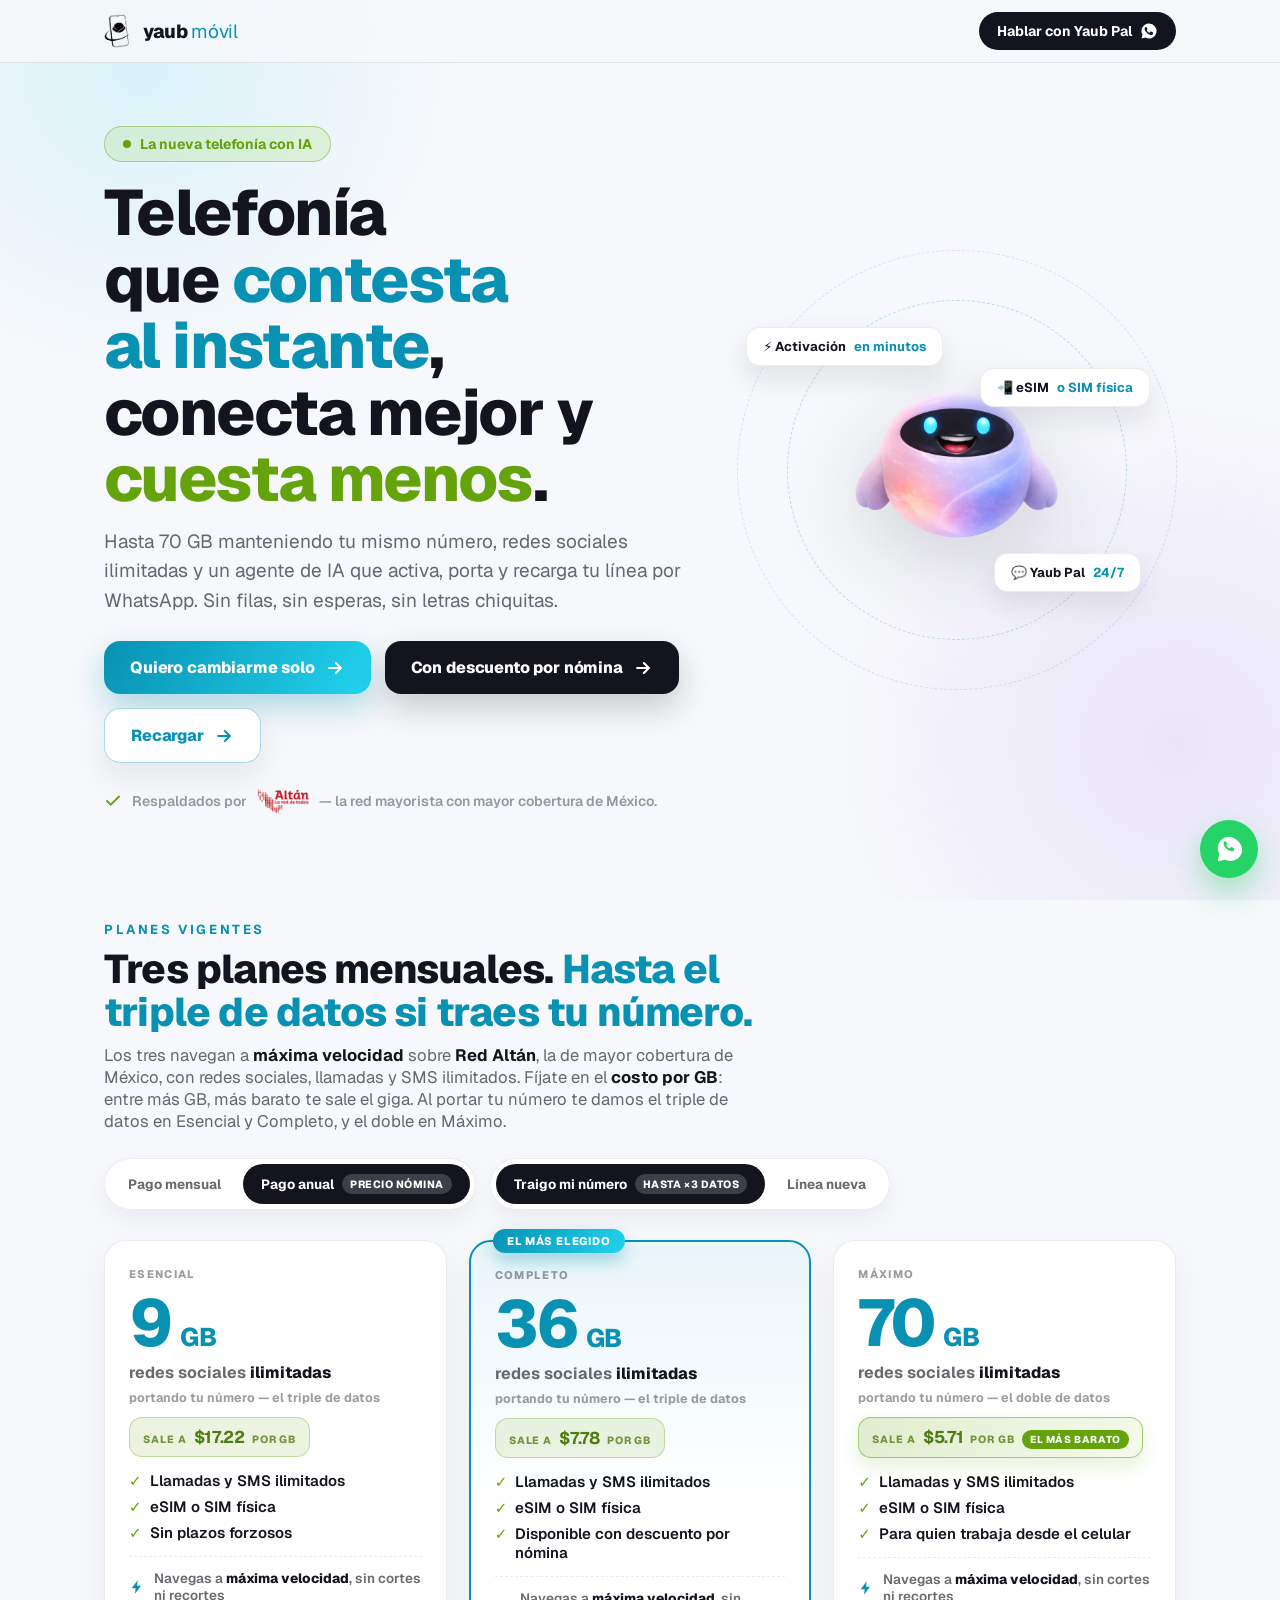
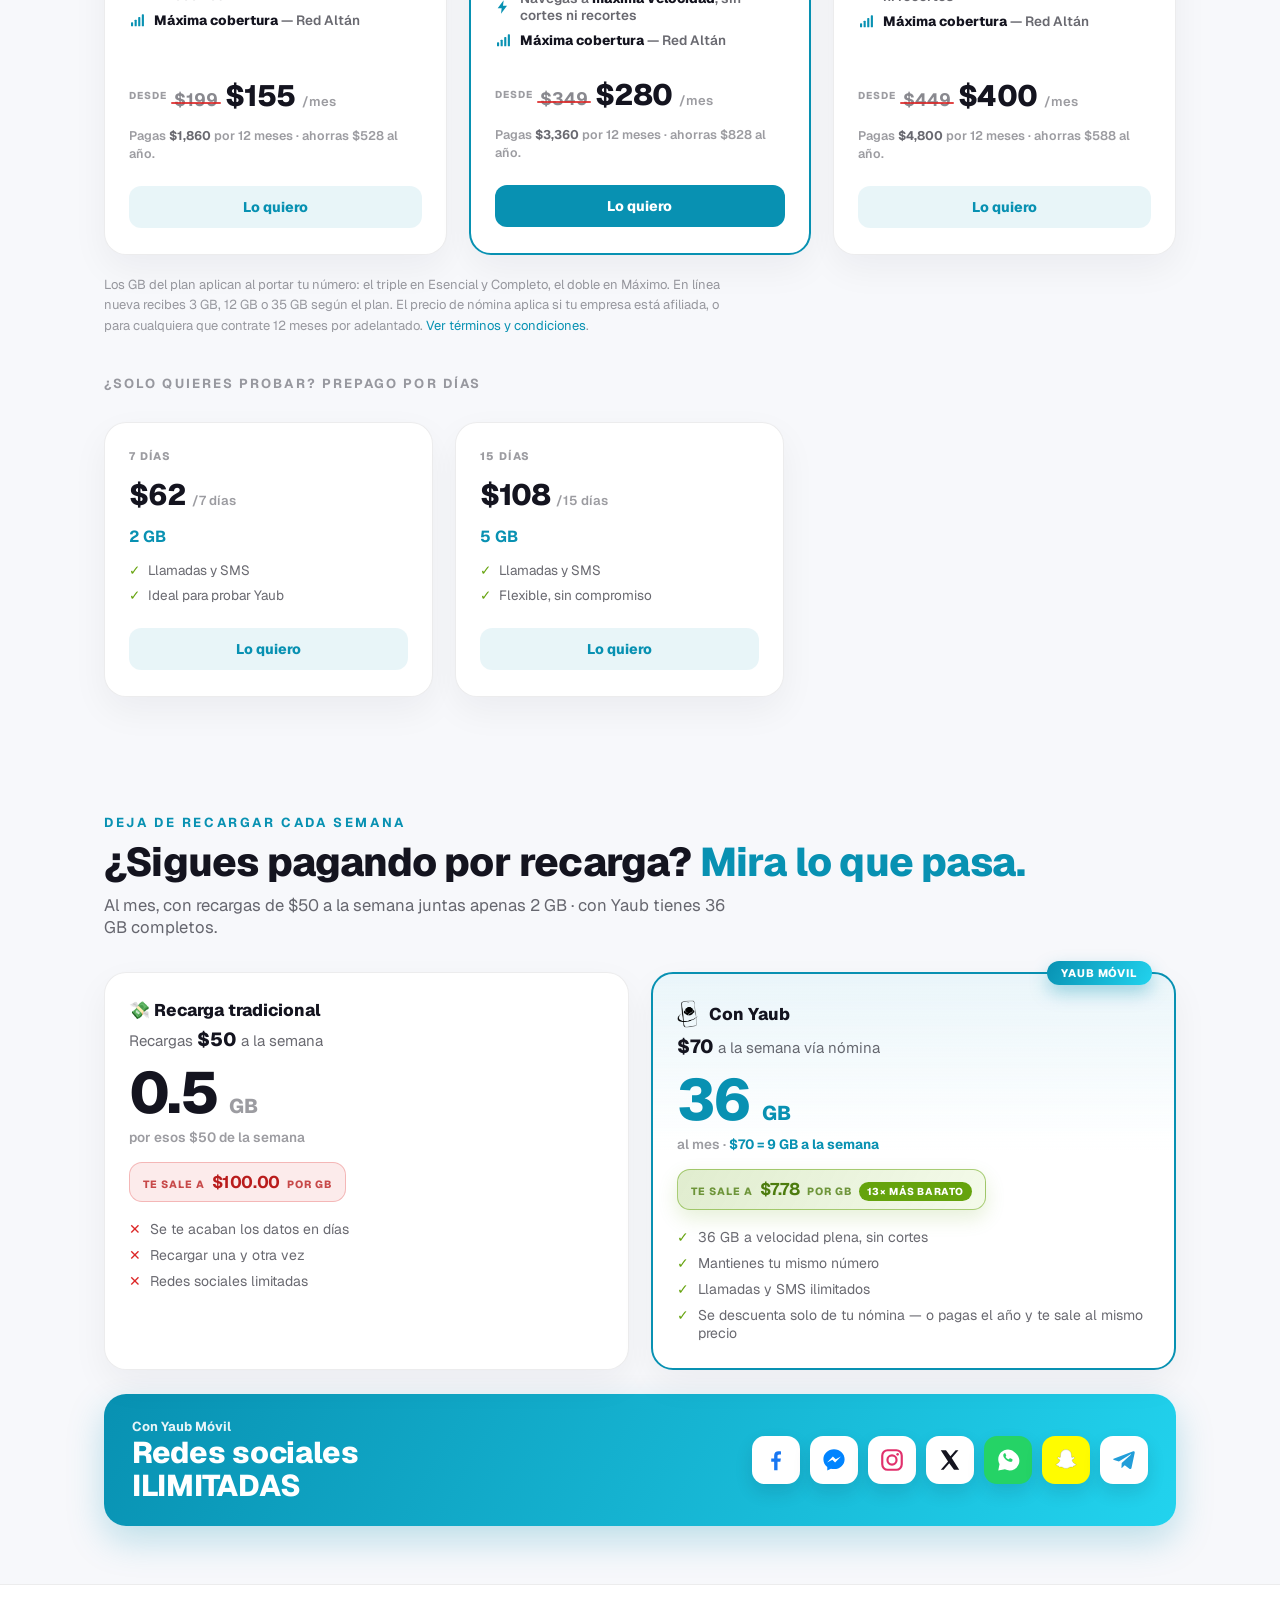
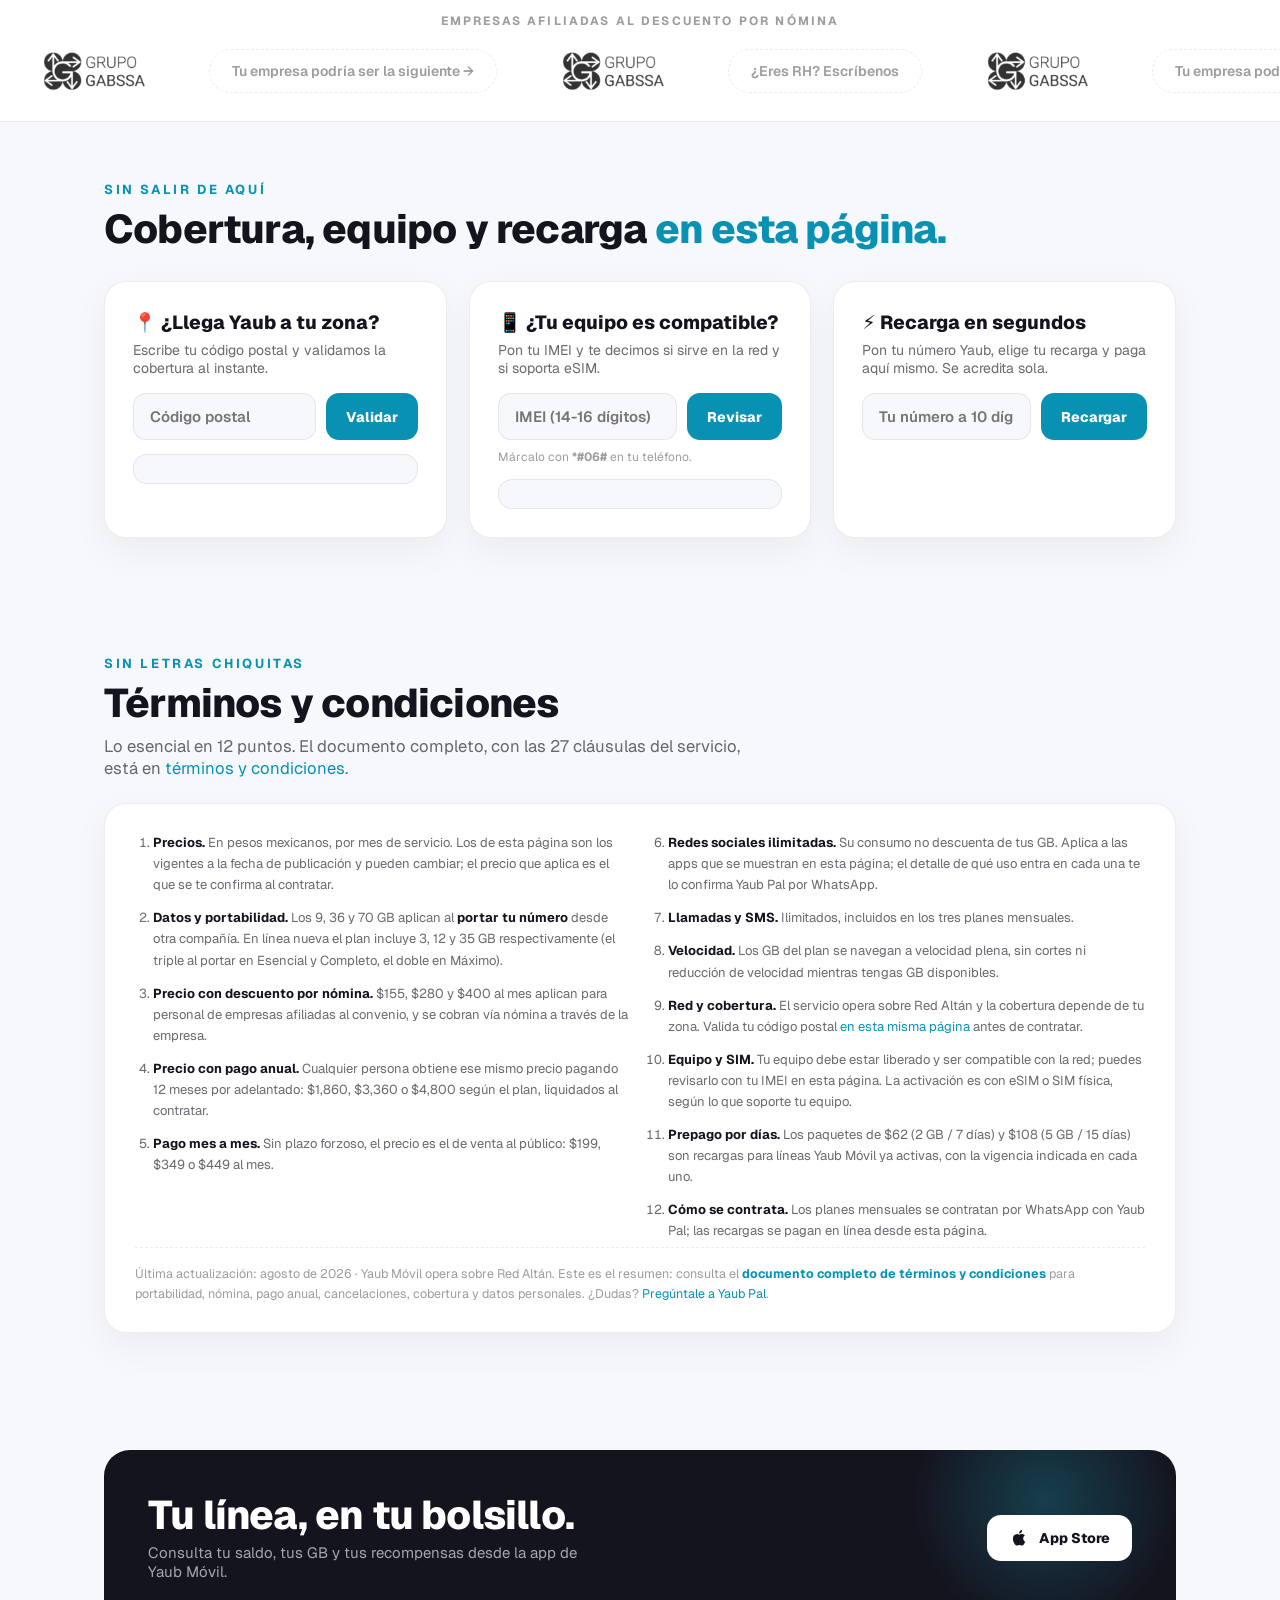
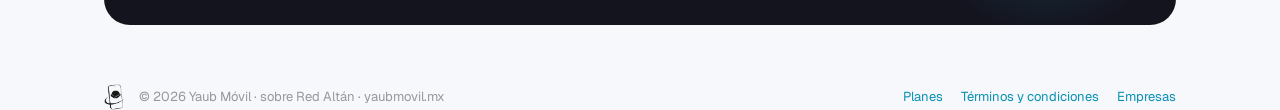
<file: index.html>
<!DOCTYPE html>
<html lang="es"><head>
<meta charset="UTF-8">
<meta name="viewport" content="width=device-width, initial-scale=1.0">
<title>Yaub Móvil — Telefonía que conversa contigo</title>
<meta name="description" content="Yaub Móvil: planes de 9, 36 y 70 GB con redes sociales ilimitadas desde $155/mes con descuento por nómina o pago anual. Hasta el triple de datos al portar tu número. Activa, porta y recarga por WhatsApp con Yaub Pal. Respaldados por Red Altán.">
<link rel="preconnect" href="https://fonts.googleapis.com">
<link rel="preconnect" href="https://fonts.gstatic.com" crossorigin>
<link rel="stylesheet" href="https://fonts.googleapis.com/css2?family=Geist:wght@400;600;700;800&display=swap">

<style>
:root{
  --bg:#F7F8FB; --surface:#FFFFFF; --ink:#14141F; --ink-2:rgba(20,20,31,0.64); --ink-3:rgba(20,20,31,0.42);
  --line:rgba(20,20,31,0.08); --cyan:#0891B2; --cyan-b:#22D3EE; --violet:#7C3AED; --lime:#65A30D;
  --ease:cubic-bezier(.22,1,.36,1);
  --font:"Geist","Inter",ui-sans-serif,system-ui,-apple-system,"Segoe UI",Roboto,sans-serif;
}
*{margin:0;padding:0;box-sizing:border-box;}
html{scroll-behavior:smooth;}
body{background:var(--bg);color:var(--ink);font-family:var(--font);-webkit-font-smoothing:antialiased;overflow-x:hidden;}
a{color:var(--cyan);text-decoration:none;}
a:hover{color:var(--violet);}
/* aurora bg */
.aurora{position:fixed;inset:0;z-index:0;pointer-events:none;overflow:hidden;}
.aurora .blob{position:absolute;border-radius:50%;}
.aurora .b1{width:70vmax;height:70vmax;left:-24vmax;top:-30vmax;background:radial-gradient(closest-side,rgba(34,211,238,0.14),transparent 70%);animation:brA 9s ease-in-out infinite;}
.aurora .b2{width:76vmax;height:76vmax;right:-30vmax;top:20vmax;background:radial-gradient(closest-side,rgba(124,58,237,0.10),transparent 70%);animation:brB 12s ease-in-out infinite;}
@keyframes brA{0%,100%{opacity:.7;transform:scale(1);}50%{opacity:1;transform:scale(1.1) translate(2vmax,1vmax);}}
@keyframes brB{0%,100%{opacity:.6;transform:scale(1.06);}50%{opacity:1;transform:scale(1) translate(-2vmax,-1vmax);}}
main{position:relative;z-index:1;}
.wrap{max-width:1120px;margin:0 auto;padding:0 24px;}
/* reveal */
[data-r]{opacity:0;transform:translateY(24px);transition:opacity .6s var(--ease),transform .6s var(--ease);transition-delay:calc(var(--r,0)*90ms);}
[data-r].in{opacity:1;transform:none;}
/* nav */
nav{position:sticky;top:0;z-index:20;background:rgba(247,248,251,0.82);backdrop-filter:blur(14px);-webkit-backdrop-filter:blur(14px);border-bottom:1px solid var(--line);}
.navin{max-width:1120px;margin:0 auto;padding:12px 24px;display:flex;align-items:center;gap:12px;}
.navin img{height:34px;width:auto;}
.navin .wm{font-weight:800;font-size:19px;letter-spacing:-0.02em;}
.navin .wm em{font-style:normal;font-weight:400;color:var(--cyan);}
.nav-cta{margin-left:auto;display:inline-flex;align-items:center;gap:8px;background:var(--ink);color:#fff;font-weight:700;font-size:14px;padding:10px 18px;border-radius:999px;transition:transform .3s var(--ease),box-shadow .3s;}
.nav-cta:hover{color:#fff;transform:translateY(-2px);box-shadow:0 10px 24px rgba(20,20,31,0.22);}
/* hero */
.hero{padding:clamp(44px,7vh,84px) 0 clamp(28px,4vh,48px);position:relative;}
.hero-grid{display:grid;grid-template-columns:1.15fr 0.85fr;gap:40px;align-items:center;}
.badge{display:inline-flex;align-items:center;gap:9px;padding:8px 18px;border-radius:999px;background:rgba(132,204,22,0.14);border:1px solid rgba(101,163,13,0.4);color:var(--lime);font-weight:700;font-size:14px;}
.badge .dot{width:8px;height:8px;border-radius:50%;background:var(--lime);box-shadow:0 0 0 0 rgba(132,204,22,.5);animation:pulse 2.2s ease-out infinite;}
@keyframes pulse{0%{box-shadow:0 0 0 0 rgba(132,204,22,.5);}70%{box-shadow:0 0 0 11px rgba(132,204,22,0);}100%{box-shadow:0 0 0 0 rgba(132,204,22,0);}}
.hero h1{font-size:clamp(38px,5vw,64px);font-weight:800;line-height:1.04;letter-spacing:-0.025em;margin:18px 0 14px;text-wrap:balance;}
.hero h1 .cy{color:var(--cyan);}
.hero .sub{font-size:clamp(16px,1.5vw,19px);color:var(--ink-2);line-height:1.55;max-width:48ch;text-wrap:pretty;}
.cta-row{display:flex;gap:14px;margin-top:26px;flex-wrap:wrap;}
.btn{display:inline-flex;align-items:center;gap:10px;font-weight:800;font-size:16px;padding:16px 26px;border-radius:16px;border:none;cursor:pointer;transition:transform .3s var(--ease),box-shadow .3s var(--ease);letter-spacing:-0.01em;}
.btn svg{width:20px;height:20px;flex:none;}
.btn:hover{transform:translateY(-3px);}
.btn-solo{background:linear-gradient(120deg,var(--cyan),var(--cyan-b));color:#fff;box-shadow:0 14px 32px rgba(8,145,178,0.30);}
.btn-solo:hover{color:#fff;box-shadow:0 20px 40px rgba(8,145,178,0.38);}
.btn-nom{background:var(--ink);color:#fff;box-shadow:0 14px 32px rgba(20,20,31,0.20);}
.btn-nom:hover{color:#fff;box-shadow:0 20px 40px rgba(20,20,31,0.28);}
.altan{display:flex;align-items:center;gap:10px;margin-top:26px;color:var(--ink-3);font-size:14px;font-weight:600;}
.altan b{color:var(--ink-2);}
/* hero visual */
.hero-vis{position:relative;display:flex;align-items:center;justify-content:center;min-height:340px;}
.hero-vis .ring{position:absolute;width:340px;height:340px;border-radius:50%;border:1.5px dashed rgba(8,145,178,0.28);animation:spin 26s linear infinite;}
.hero-vis .ring.r2{width:440px;height:440px;border-color:rgba(124,58,237,0.16);animation-duration:40s;animation-direction:reverse;}
@keyframes spin{to{transform:rotate(360deg);}}
.hero-vis .yaubie{width:min(250px,52%);height:auto;animation:floaty 6s ease-in-out infinite;filter:drop-shadow(0 24px 40px rgba(20,20,31,0.16));}
@keyframes floaty{0%,100%{transform:translateY(0) rotate(-2deg);}50%{transform:translateY(-16px) rotate(2deg);}}
.chip{position:absolute;background:var(--surface);border:1px solid var(--line);border-radius:14px;padding:10px 16px;font-size:13px;font-weight:700;box-shadow:0 12px 28px rgba(20,20,31,0.10);display:flex;align-items:center;gap:8px;white-space:nowrap;animation:floaty 7s ease-in-out infinite;}
.chip .em{color:var(--cyan);}
.chip.c1{top:8%;left:2%;animation-delay:.8s;}
.chip.c2{bottom:14%;right:8%;animation-delay:1.6s;}
.chip.c3{top:20%;right:6%;animation-delay:2.4s;}
/* sections */
section{padding:clamp(36px,6vh,64px) 0;}
.kicker{font-size:13px;font-weight:700;letter-spacing:.2em;text-transform:uppercase;color:var(--cyan);margin-bottom:10px;}
h2{font-size:clamp(26px,3.2vw,40px);font-weight:800;letter-spacing:-0.02em;line-height:1.08;margin-bottom:10px;text-wrap:balance;}
.lead{color:var(--ink-2);font-size:clamp(15px,1.3vw,17px);max-width:60ch;text-wrap:pretty;}
/* plans */
.plans{display:grid;grid-template-columns:1.2fr 1.2fr 0.9fr 0.9fr;gap:18px;margin-top:30px;align-items:stretch;}
.plan{background:var(--surface);border:1px solid var(--line);border-radius:22px;padding:26px 24px;display:flex;flex-direction:column;gap:10px;box-shadow:0 14px 36px rgba(20,20,31,0.05);transition:transform .35s var(--ease),box-shadow .35s var(--ease),border-color .35s;position:relative;}
.plan:hover{transform:translateY(-6px);border-color:rgba(8,145,178,0.35);box-shadow:0 22px 48px rgba(20,20,31,0.10);}
.plan .tag{font-size:11px;font-weight:800;letter-spacing:.12em;text-transform:uppercase;color:var(--ink-3);}
.plan .price{display:flex;align-items:baseline;gap:6px;margin:2px 0;}
.plan .price .n{font-size:clamp(34px,3.4vw,46px);font-weight:800;letter-spacing:-0.03em;}
.plan .price small{font-size:14px;font-weight:600;color:var(--ink-3);}
.plan .gb{font-size:16px;font-weight:700;color:var(--cyan);}
.plan ul{list-style:none;display:flex;flex-direction:column;gap:7px;margin-top:4px;}
.plan ul li{font-size:13.5px;color:var(--ink-2);display:flex;gap:8px;}
.plan ul li::before{content:"✓";color:var(--lime);font-weight:800;flex:none;}
.plan .go{margin-top:auto;padding-top:14px;}
.plan .go a{display:block;text-align:center;font-weight:800;font-size:14px;padding:12px;border-radius:12px;background:rgba(8,145,178,0.09);color:var(--cyan);transition:background .3s,color .3s;}
.plan .go a:hover{background:var(--cyan);color:#fff;}
.plan.star{border:2px solid var(--cyan);background:linear-gradient(180deg,rgba(34,211,238,0.06),var(--surface) 45%);}
.plan.star .ribbon{position:absolute;top:-13px;left:22px;background:linear-gradient(120deg,var(--cyan),var(--cyan-b));color:#fff;font-size:11px;font-weight:800;letter-spacing:.08em;text-transform:uppercase;padding:5px 14px;border-radius:999px;box-shadow:0 8px 18px rgba(8,145,178,0.35);}
.plan.star .go a{background:var(--cyan);color:#fff;}
.plan.star .go a:hover{background:var(--ink);}
/* marquee */
.mq-band{background:var(--surface);border-top:1px solid var(--line);border-bottom:1px solid var(--line);padding:22px 0;overflow:hidden;}
.mq-label{text-align:center;font-size:12px;font-weight:700;letter-spacing:.18em;text-transform:uppercase;color:var(--ink-3);margin-bottom:16px;}
.mq{display:flex;width:max-content;animation:mq 22s linear infinite;}
.mq:hover{animation-play-state:paused;}
@keyframes mq{to{transform:translateX(-50%);}}
.mq .co{display:flex;align-items:center;gap:12px;padding:0 34px;font-weight:800;font-size:17px;color:var(--ink-2);white-space:nowrap;}
.mq .co img{height:34px;width:auto;}
.mq .co.soon{color:var(--ink-3);font-weight:600;font-size:14px;border:1.5px dashed var(--line);border-radius:999px;padding:8px 22px;margin:0 22px;}
/* tools: cobertura + recarga */
/* auto-fit para que las 3 herramientas quepan en fila en desktop y se
   reacomoden solas en tablet/móvil sin un breakpoint extra. */
.tools{display:grid;grid-template-columns:repeat(auto-fit,minmax(292px,1fr));gap:18px;margin-top:30px;}
.tool{background:var(--surface);border:1px solid var(--line);border-radius:22px;padding:28px;box-shadow:0 14px 36px rgba(20,20,31,0.05);}
.tool h3{font-size:19px;font-weight:800;margin-bottom:6px;}
.tool p{font-size:14px;color:var(--ink-2);margin-bottom:16px;}
.field{display:flex;gap:10px;}
.field input{flex:1;min-width:0;font-family:var(--font);font-size:15px;font-weight:600;padding:13px 16px;border-radius:13px;border:1.5px solid var(--line);background:var(--bg);color:var(--ink);outline:none;transition:border-color .3s;}
.field input:focus{border-color:var(--cyan);}
.field button{font-family:var(--font);font-weight:800;font-size:14px;padding:13px 20px;border-radius:13px;border:none;cursor:pointer;background:var(--cyan);color:#fff;transition:background .3s,transform .3s;}
.field button:hover{background:var(--ink);transform:translateY(-2px);}
/* app + footer */
.appband{background:var(--ink);color:#fff;border-radius:26px;padding:clamp(28px,4vw,44px);display:flex;align-items:center;gap:28px;flex-wrap:wrap;position:relative;overflow:hidden;}
.appband::after{content:"";position:absolute;width:380px;height:380px;border-radius:50%;background:radial-gradient(closest-side,rgba(34,211,238,0.22),transparent 70%);top:-140px;right:-60px;}
.appband h2{color:#fff;margin-bottom:6px;}
.appband p{color:rgba(255,255,255,0.62);font-size:15px;max-width:44ch;}
.appband .stores{margin-left:auto;display:flex;gap:12px;position:relative;z-index:1;}
.store{display:inline-flex;align-items:center;gap:10px;background:#fff;color:var(--ink);font-weight:800;font-size:14px;padding:13px 22px;border-radius:14px;transition:transform .3s var(--ease);}
.store:hover{transform:translateY(-3px);color:var(--ink);}
.store svg{width:20px;height:20px;}
footer{padding:34px 0 44px;color:var(--ink-3);font-size:13px;}
.foot-in{display:flex;align-items:center;gap:14px;flex-wrap:wrap;}
.foot-in img{height:26px;width:auto;opacity:.9;}
.foot-in .sp{margin-left:auto;display:flex;gap:18px;}
/* wa float */
.wa-float{position:fixed;right:22px;bottom:22px;z-index:30;width:58px;height:58px;border-radius:50%;background:#25D366;display:flex;align-items:center;justify-content:center;box-shadow:0 14px 32px rgba(37,211,102,0.4);transition:transform .3s var(--ease);}
.wa-float:hover{transform:scale(1.1);}
.wa-float svg{width:30px;height:30px;}
@media (max-width:900px){
  .hero-grid{grid-template-columns:1fr;}
  .hero-vis{min-height:280px;order:-1;}
  .plans{grid-template-columns:1fr 1fr;}
  .tools{grid-template-columns:1fr;}
  .appband .stores{margin-left:0;}
}
@media (max-width:560px){.plans{grid-template-columns:1fr}.cta-row .btn{width:100%;justify-content:center;}}
@media (prefers-reduced-motion:reduce){*,*::before,*::after{animation:none !important;transition:none !important;}[data-r]{opacity:1;transform:none;}}
/* ============================================================
   Ajustes sobre la referencia: tamaño del ícono del CTA de nav,
   padding lateral del hero en móvil (el shorthand de .hero lo
   dejaba en 0), logo Altán inline, logo Gabssa (asset blanco del
   repo) a tinta sobre la banda blanca del carrusel.
   ============================================================ */
.nav-cta svg{width:18px;height:18px;flex:none;}
.hero.wrap{padding-left:24px;padding-right:24px;}
/* ============================================================
   Fix del vaivén lateral en móvil. Dos causas reales:
   1) .tools{grid-template-columns:1fr} (breakpoint ≤900) deja el
      mínimo del track en auto, y el min-content del input de los
      formularios (~250px + botón) infla la tarjeta a ~430px en un
      viewport de 390 → minmax(0,1fr) lo permite encoger.
   2) Los anillos del hero (340/440px fijos, position:absolute)
      sobresalen del viewport → se acotan con vw en móvil.
   html{overflow-x:clip} de red de seguridad: body{overflow-x:hidden}
   solo no evita el paneo lateral en móvil.
   ============================================================ */
html{overflow-x:clip;}
@media (max-width:900px){
  .tools{grid-template-columns:minmax(0,1fr);}
  .hero-vis .ring{width:min(340px,84vw);height:min(340px,84vw);}
  .hero-vis .ring.r2{width:min(440px,96vw);height:min(440px,96vw);}
  .navin .wm{white-space:nowrap;}
  .nav-cta{white-space:nowrap;}
}
@media (max-width:560px){
  .nav-cta{font-size:13px;padding:9px 14px;}
}
/* respiro entre módulos: ni muy pegado ni demasiado scroll.
   Nota: section.wrap para ganarle a .wrap{padding:0 24px}, que por
   especificidad anulaba el padding vertical de section en la
   referencia (por eso los módulos quedaban pegados). */
section.wrap{padding-top:clamp(48px,6.5vh,72px);padding-bottom:clamp(48px,6.5vh,72px);}
.hero{padding-bottom:clamp(40px,5.5vh,60px);}
.plans{gap:22px;}
.tools{gap:22px;}
.mq-band{padding:28px 0;}
.mq-label{margin-bottom:20px;}
.btn-rec{background:var(--surface);color:var(--cyan);border:1.5px solid rgba(8,145,178,0.35);box-shadow:0 14px 32px rgba(20,20,31,0.08);}
.btn-rec:hover{color:#fff;background:var(--cyan);border-color:var(--cyan);box-shadow:0 20px 40px rgba(8,145,178,0.30);}
.altan img{height:24px;width:auto;}
.mq .co img{filter:brightness(0);opacity:.8;height:44px;}
/* ============================================================
   Sección "¿Sigues pagando por recarga?" (comparativa genérica,
   sin marcas) + banda de redes sociales ilimitadas.
   ============================================================ */
.vs{display:grid;grid-template-columns:1fr 1fr;gap:22px;margin-top:34px;align-items:stretch;}
.vs-card{background:var(--surface);border:1px solid var(--line);border-radius:22px;padding:26px 24px;display:flex;flex-direction:column;gap:6px;box-shadow:0 14px 36px rgba(20,20,31,0.05);position:relative;}
.vs-card .who{font-weight:800;font-size:17px;display:flex;align-items:center;gap:10px;}
.vs-card .who img{height:28px;width:auto;}
.vs-card .line{font-size:15px;color:var(--ink-2);}
.vs-card .line b{color:var(--ink);font-size:19px;font-weight:800;}
.vs-card .big{font-size:clamp(42px,4.8vw,58px);font-weight:800;letter-spacing:-0.03em;line-height:1;margin-top:6px;}
.vs-card .big small{font-size:20px;font-weight:800;color:var(--ink-3);letter-spacing:0;}
.vs-card .big.cy{color:var(--cyan);}
.vs-card .big.cy small{color:var(--cyan);}
.vs-card .cap{font-size:13.5px;color:var(--ink-3);font-weight:600;}
.vs-card ul{list-style:none;display:flex;flex-direction:column;gap:8px;margin-top:12px;}
.vs-card ul li{font-size:14px;color:var(--ink-2);display:flex;gap:9px;}
.vs-card.bad ul li::before{content:"✕";color:#DC2626;font-weight:800;flex:none;}
.vs-card.good{border:2px solid var(--cyan);background:linear-gradient(180deg,rgba(34,211,238,0.06),var(--surface) 45%);}
.vs-card.good ul li::before{content:"✓";color:var(--lime);font-weight:800;flex:none;}
.vs-card.good .badge2{position:absolute;top:-13px;right:22px;background:linear-gradient(120deg,var(--cyan),var(--cyan-b));color:#fff;font-size:11px;font-weight:800;letter-spacing:.08em;text-transform:uppercase;padding:5px 14px;border-radius:999px;box-shadow:0 8px 18px rgba(8,145,178,0.35);}
.rs-band{margin-top:24px;background:linear-gradient(120deg,var(--cyan),var(--cyan-b));border-radius:22px;padding:24px 28px;display:flex;align-items:center;gap:22px;flex-wrap:wrap;color:#fff;box-shadow:0 14px 36px rgba(8,145,178,0.25);}
.rs-band .t small{display:block;font-weight:700;font-size:13px;opacity:.9;margin-bottom:2px;}
.rs-band .t b{font-size:clamp(22px,2.6vw,30px);font-weight:800;line-height:1.08;letter-spacing:-0.01em;}
.rs-icons{margin-left:auto;display:flex;gap:10px;flex-wrap:wrap;}
.rs-icons .ic{width:48px;height:48px;border-radius:13px;background:#fff;display:inline-flex;align-items:center;justify-content:center;box-shadow:0 8px 18px rgba(20,20,31,0.12);}
.rs-icons .ic svg{width:26px;height:26px;}
.rs-icons .ic.wa{background:#25D366;}
.rs-icons .ic.sc{background:#FFFC00;}
@media (max-width:900px){
  .vs{grid-template-columns:1fr;gap:32px;}
  .rs-icons{margin-left:0;}
}
/* ============================================================
   Planes mensuales: 3 niveles ($199/$349/$449 al público) con dos
   switches que reescriben precio y GB sin recargar la página:
     · pago  → mensual (precio público) | anual (queda al precio de nómina)
     · línea → portabilidad (×3 de datos; ×2 en Máximo) | línea nueva
   La rejilla de planes se declara con .plans-3 / .plans-2 para no
   depender del 1.2fr 1.2fr 0.9fr 0.9fr de la referencia (que asumía
   dos mensuales + dos prepagos en una sola fila).
   ============================================================ */
.plans.plans-3{grid-template-columns:repeat(3,minmax(0,1fr));}
.plans.plans-2{grid-template-columns:repeat(2,minmax(0,1fr));max-width:680px;}
@media (max-width:900px){
  .plans.plans-3,.plans.plans-2{grid-template-columns:repeat(2,minmax(0,1fr));}
}
@media (max-width:640px){
  .plans.plans-3,.plans.plans-2{grid-template-columns:minmax(0,1fr);}
}
.plan-switches{display:flex;gap:14px;flex-wrap:wrap;margin-top:26px;}
.switch{display:inline-flex;background:var(--surface);border:1px solid var(--line);border-radius:999px;padding:5px;gap:4px;box-shadow:0 10px 24px rgba(20,20,31,0.05);max-width:100%;flex-wrap:wrap;}
.switch button{font-family:var(--font);font-size:13.5px;font-weight:700;color:var(--ink-2);background:none;border:none;cursor:pointer;padding:10px 18px;border-radius:999px;display:inline-flex;align-items:center;gap:8px;transition:background .3s,color .3s;}
.switch button:hover{color:var(--ink);}
.switch button.on{background:var(--ink);color:#fff;}
.switch button .pill{font-size:10.5px;font-weight:800;letter-spacing:.05em;text-transform:uppercase;padding:3px 8px;border-radius:999px;background:rgba(101,163,13,0.16);color:var(--lime);}
.switch button.on .pill{background:rgba(255,255,255,0.18);color:#fff;}
.plan .price-note{font-size:12.5px;font-weight:600;color:var(--ink-3);line-height:1.45;}
.plan .price-note b{color:var(--ink-2);}
.plan .gb-cap{font-size:12.5px;font-weight:700;color:var(--ink-3);line-height:1.4;margin-top:-4px;}
.plan .price .n.sm{font-size:clamp(30px,3vw,40px);}
/* Precio de lista tachado al pasar a pago anual. Vive siempre en el DOM
   (vacío en modo mensual, así no ocupa ancho) y la línea se dibuja con un
   ::after que va de width:0 a 100%: tachar "en vivo" explica el descuento
   mejor que sustituir el número de golpe. */
/* "Desde" solo acompaña al precio grande cuando el grande ES el más
   barato (modo anual, que es el que abre por default). En pago mensual
   el número grande es el de lista, así que la etiqueta se oculta y el
   precio bajo se sigue anunciando en la nota. */
.plan .price .from{display:none;font-size:11px;font-weight:800;letter-spacing:.1em;text-transform:uppercase;color:var(--ink-3);align-self:center;}
.plan.is-anual .price .from{display:inline-block;}
/* La línea cruza abajo del centro (top:64%) y es delgada a propósito:
   partiendo los dígitos por la mitad, "$199" se leía "$100" — el 9
   tachado a media altura pierde el trazo que lo distingue del 0.
   El número va en peso 700 y en gris medio, no en el gris más claro,
   porque tachado y descolorido se volvía ilegible. */
.plan .price .was{position:relative;font-size:clamp(17px,1.7vw,22px);font-weight:700;letter-spacing:0;color:rgba(20,20,31,0.50);text-decoration:none;opacity:0;transform:translateY(3px);transition:opacity .3s var(--ease),transform .3s var(--ease);}
.plan .price .was::after{content:"";position:absolute;left:-3px;top:60%;width:0;height:1.8px;border-radius:2px;background:rgba(220,38,38,0.85);transition:width .45s var(--ease) .15s;}
.plan.is-anual .price .was{opacity:1;transform:none;}
.plan.is-anual .price .was::after{width:calc(100% + 6px);}
@media (prefers-reduced-motion:reduce){
  .plan.is-anual .price .was{opacity:1;transform:none;}
  .plan.is-anual .price .was::after{width:calc(100% + 6px);}
}
/* Jerarquía de la tarjeta: manda lo que te llevas (GB y beneficios),
   no lo que pagas. Los GB son el titular, el precio baja al pie —
   pegado al CTA, que es donde se decide— en cuerpo chico. */
.plan .gb-big{display:flex;align-items:baseline;gap:9px;color:var(--cyan);line-height:.92;margin-top:2px;}
.plan .gb-big b{font-size:clamp(48px,5.2vw,66px);font-weight:800;letter-spacing:-0.045em;}
.plan .gb-big span{font-size:clamp(20px,2vw,26px);font-weight:800;letter-spacing:-0.02em;}
.plan .gb-sub{font-size:16px;font-weight:700;color:var(--ink-2);margin-top:-2px;}
.plan .gb-sub b{color:var(--ink);font-weight:800;}
.plan[data-plan] ul li{font-size:15px;color:var(--ink);font-weight:600;}
.plan[data-plan] .perk{font-size:13.5px;}
/* El precio y su nota se van al pie: margin-top:auto en el precio (y no
   en .go, que es donde lo tienen las tarjetas de prepago) empuja el
   bloque completo precio + nota + CTA hacia abajo y deja las tarjetas
   alineadas entre sí aunque tengan distinto número de viñetas. */
.plan[data-plan] .price{margin-top:auto;padding-top:16px;align-items:baseline;flex-wrap:wrap;gap:7px;}
.plan[data-plan] .go{margin-top:0;padding-top:12px;}
.plan .price .n.sm{font-size:clamp(26px,2.3vw,32px);}
.plan .price small{font-size:13px;}
.plan .price .was{font-size:clamp(15px,1.4vw,18px);}
.plan .price .from{font-size:10px;}
/* Énfasis en el costo por GB: es el argumento que separa a los tres
   planes entre sí (a más GB, más barato el giga), y el que gana contra
   la recarga semanal. Se recalcula con los switches, así que también
   deja ver cuánto mejora el giga al portar el número o pagar anual.
   La etiqueta "el más barato" se pone sola en el plan con el menor
   costo por GB — no se hardcodea, para que siga siendo cierta si
   cambian los precios. */
.ppgb{align-self:flex-start;display:inline-flex;align-items:baseline;gap:7px;flex-wrap:wrap;background:rgba(101,163,13,0.12);border:1px solid rgba(101,163,13,0.30);color:#4D7C0F;font-size:17px;font-weight:800;letter-spacing:-0.02em;padding:8px 13px;border-radius:13px;transition:background .35s,border-color .35s,box-shadow .35s;}
.ppgb .lbl{font-size:10.5px;font-weight:800;letter-spacing:.09em;text-transform:uppercase;opacity:.78;}
.ppgb .flag{display:none;}
.best-gb .ppgb{background:linear-gradient(120deg,rgba(101,163,13,0.20),rgba(132,204,22,0.09));border-color:rgba(101,163,13,0.52);box-shadow:0 8px 20px rgba(101,163,13,0.16);}
.ppgb.bad{background:rgba(220,38,38,0.09);border-color:rgba(220,38,38,0.26);color:#B91C1C;}
.vs-card .ppgb{margin-top:10px;}
.best-gb .ppgb .flag{display:inline-block;font-style:normal;font-size:10px;font-weight:800;letter-spacing:.06em;text-transform:uppercase;background:var(--lime);color:#fff;padding:3px 8px;border-radius:999px;}
/* Velocidad y cobertura: van en todos los planes, así que no compiten
   con los ✓ de la tarjeta — quedan en su propia franja al pie. */
.plan .perks{display:flex;flex-direction:column;gap:7px;margin-top:4px;padding-top:13px;border-top:1px dashed var(--line);}
.plan .perk{display:flex;align-items:center;gap:9px;font-size:12.5px;font-weight:600;color:var(--ink-2);line-height:1.3;}
.plan .perk svg{width:16px;height:16px;flex:none;color:var(--cyan);}
.plan .perk b{color:var(--ink);font-weight:800;}
.legal-box{margin-top:24px;background:var(--surface);border:1px solid var(--line);border-radius:22px;padding:28px 30px;box-shadow:0 14px 36px rgba(20,20,31,0.05);}
.legal-box ol{margin:0;padding-left:18px;columns:2;column-gap:38px;}
.legal-box li{font-size:13px;line-height:1.62;color:var(--ink-2);margin-bottom:12px;break-inside:avoid;}
.legal-box li b{color:var(--ink);}
.legal-upd{margin-top:6px;padding-top:16px;border-top:1px dashed var(--line);font-size:12.5px;color:var(--ink-3);line-height:1.6;}
@media (max-width:760px){.legal-box{padding:24px 22px;}.legal-box ol{columns:1;}}
.plans-sep{margin-top:38px;font-size:13px;font-weight:700;letter-spacing:.16em;text-transform:uppercase;color:var(--ink-3);}
.plan-legal{margin-top:20px;font-size:13px;color:var(--ink-3);line-height:1.6;max-width:70ch;}
/* En móvil los switches ocupan el ancho completo y reparten sus dos
   opciones 50/50: si se dejan en línea con flex-wrap, la opción
   inactiva cae sola y deja de leerse como un selector. */
@media (max-width:640px){
  .plan-switches{flex-direction:column;gap:10px;}
  .switch{width:100%;flex-wrap:nowrap;}
  .switch button{flex:1 1 0;min-width:0;justify-content:center;flex-wrap:wrap;gap:6px;padding:10px 12px;font-size:13px;text-align:center;}
  .switch button .pill{font-size:9.5px;padding:3px 7px;}
}
</style>
</head>
<body>
<div class="aurora" aria-hidden="true"><div class="blob b1"></div><div class="blob b2"></div></div>

<nav>
  <div class="navin">
    <img src="assets/yaubmovil-logo-dark.png" alt="Yaub Móvil">
    <span class="wm">yaub <em>móvil</em></span>
    <a class="nav-cta" href="#" data-wa="Hola 👋 Quiero información de Yaub Móvil">Hablar con Yaub Pal
      <svg viewBox="0 0 24 24" fill="currentColor"><path d="M12 2a10 10 0 0 0-8.6 15.1L2 22l5.1-1.3A10 10 0 1 0 12 2zm5.4 14.1c-.2.6-1.3 1.2-1.8 1.2-.5.1-1 .2-3.4-.7-2.9-1.2-4.7-4.1-4.9-4.3-.1-.2-1.1-1.5-1.1-2.9s.7-2 1-2.3c.2-.3.5-.3.7-.3h.5c.2 0 .4 0 .6.5s.8 1.9.8 2c.1.1.1.3 0 .5-.4.9-.9 1-.7 1.4.9 1.5 2 2.4 3.3 3 .3.2.5.1.7-.1l1-1.2c.2-.3.4-.2.7-.1l2.1 1c.3.2.5.3.6.4 0 .2 0 .7-.1 1z"></path></svg>
    </a>
  </div>
</nav>

<main>
<header class="hero wrap">
  <div class="hero-grid">
    <div>
      <span class="badge" data-r="" style="--r:0;"><span class="dot"></span>La nueva telefonía con IA</span>
      <h1 data-r="" style="--r:1;">Telefonía que <span class="cy">contesta al instante</span>, conecta mejor y <span style="color:var(--lime);">cuesta menos</span>.</h1>
      <p class="sub" data-r="" style="--r:2;">Hasta 70 GB manteniendo tu mismo número, redes sociales ilimitadas y un agente de IA que activa, porta y recarga tu línea por WhatsApp. Sin filas, sin esperas, sin letras chiquitas.</p>
      <div class="cta-row" data-r="" style="--r:3;">
        <a class="btn btn-solo" href="#" data-wa="Hola 👋 Quiero cambiarme a Yaub Móvil por mi cuenta">Quiero cambiarme solo
          <svg viewBox="0 0 24 24" fill="none" stroke="currentColor" stroke-width="2.5" stroke-linecap="round"><path d="M5 12h14M13 6l6 6-6 6"></path></svg></a>
        <a class="btn btn-nom" href="#" data-wa="Hola 👋 Trabajo en una empresa afiliada y quiero mi plan con descuento por nómina">Con descuento por nómina
          <svg viewBox="0 0 24 24" fill="none" stroke="currentColor" stroke-width="2.5" stroke-linecap="round"><path d="M5 12h14M13 6l6 6-6 6"></path></svg></a>
        <a class="btn btn-rec" href="#" data-recarga-open="">Recargar
          <svg viewBox="0 0 24 24" fill="none" stroke="currentColor" stroke-width="2.5" stroke-linecap="round"><path d="M5 12h14M13 6l6 6-6 6"></path></svg></a>
      </div>
      <p class="altan" data-r="" style="--r:4;"><svg width="18" height="18" viewBox="0 0 24 24" fill="none" stroke="var(--lime)" stroke-width="2.5" stroke-linecap="round"><path d="M20 6L9 17l-5-5"></path></svg>Respaldados por <img src="assets/logo-altan.png" alt="Red Altán"> — la red mayorista con mayor cobertura de México.</p>
    </div>
    <div class="hero-vis" data-r="" style="--r:2;">
      <div class="ring"></div><div class="ring r2"></div>
      <img class="yaubie" src="assets/yaubie.png" alt="Yaubie, el agente de Yaub Móvil">
      <div class="chip c1">⚡ Activación <span class="em">en minutos</span></div>
      <div class="chip c2">💬 Yaub Pal <span class="em">24/7</span></div>
      <div class="chip c3">📲 eSIM <span class="em">o SIM física</span></div>
    </div>
  </div>
</header>

<section class="wrap" id="planes">
  <p class="kicker" data-r="">Planes vigentes</p>
  <h2 data-r="">Tres planes mensuales. <span style="color:var(--cyan);">Hasta el triple de datos si traes tu número.</span></h2>
  <p class="lead" data-r="">Los tres navegan a <b style="color:var(--ink);">máxima velocidad</b> sobre <b style="color:var(--ink);">Red Altán</b>, la de mayor cobertura de México, con redes sociales, llamadas y SMS ilimitados. Fíjate en el <b style="color:var(--ink);">costo por GB</b>: entre más GB, más barato te sale el giga. Al portar tu número te damos el triple de datos en Esencial y Completo, y el doble en Máximo.</p>

  <div class="plan-switches" data-r="">
    <div class="switch" data-switch="pago" role="group" aria-label="Forma de pago">
      <button type="button" data-val="mensual" aria-pressed="false">Pago mensual</button>
      <button type="button" class="on" data-val="anual" aria-pressed="true">Pago anual <span class="pill">precio nómina</span></button>
    </div>
    <div class="switch" data-switch="linea" role="group" aria-label="Tipo de línea">
      <button type="button" class="on" data-val="porta" aria-pressed="true">Traigo mi número <span class="pill">hasta ×3 datos</span></button>
      <button type="button" data-val="nueva" aria-pressed="false">Línea nueva</button>
    </div>
  </div>

  <div class="plans plans-3">
    <div class="plan" data-r="" style="--r:0;" data-plan="" data-nombre="Esencial" data-pub="199" data-dxn="155" data-gb-porta="9" data-gb-nueva="3">
      <span class="tag">Esencial</span>
      <div class="gb-big"><b data-gb="">9</b><span>GB</span></div>
      <span class="gb-sub">redes sociales <b>ilimitadas</b></span>
      <span class="gb-cap" data-gb-cap=""></span>
      <span class="ppgb"><span class="lbl">sale a</span><b data-ppgb="">$0</b><span class="lbl">por GB</span><i class="flag">el más barato</i></span>
      <ul><li>Llamadas y SMS ilimitados</li><li>eSIM o SIM física</li><li>Sin plazos forzosos</li></ul>
      <div class="perks">
        <span class="perk"><svg viewBox="0 0 24 24" fill="currentColor"><path d="M13 2 4 14h6l-1 8 9-12h-6l1-8z"></path></svg><span>Navegas a <b>máxima velocidad</b>, sin cortes ni recortes</span></span>
        <span class="perk"><svg viewBox="0 0 24 24" fill="currentColor"><rect x="3" y="14" width="3.2" height="6" rx="1"></rect><rect x="8.4" y="10" width="3.2" height="10" rx="1"></rect><rect x="13.8" y="6" width="3.2" height="14" rx="1"></rect><rect x="19.2" y="2" width="3.2" height="18" rx="1"></rect></svg><span><b>Máxima cobertura</b> — Red Altán</span></span>
      </div>
      <div class="price"><span class="from">Desde</span><s class="was" data-was=""></s><span class="n sm" data-price="">$199</span><small>/mes</small></div>
      <p class="price-note" data-note=""></p>
      <div class="go"><a href="#" data-plan-cta="" data-wa="Hola 👋 Quiero el plan Esencial de Yaub Móvil">Lo quiero</a></div>
    </div>
    <div class="plan star" data-r="" style="--r:1;" data-plan="" data-nombre="Completo" data-pub="349" data-dxn="280" data-gb-porta="36" data-gb-nueva="12">
      <span class="ribbon">El más elegido</span>
      <span class="tag">Completo</span>
      <div class="gb-big"><b data-gb="">36</b><span>GB</span></div>
      <span class="gb-sub">redes sociales <b>ilimitadas</b></span>
      <span class="gb-cap" data-gb-cap=""></span>
      <span class="ppgb"><span class="lbl">sale a</span><b data-ppgb="">$0</b><span class="lbl">por GB</span><i class="flag">el más barato</i></span>
      <ul><li>Llamadas y SMS ilimitados</li><li>eSIM o SIM física</li><li>Disponible con descuento por nómina</li></ul>
      <div class="perks">
        <span class="perk"><svg viewBox="0 0 24 24" fill="currentColor"><path d="M13 2 4 14h6l-1 8 9-12h-6l1-8z"></path></svg><span>Navegas a <b>máxima velocidad</b>, sin cortes ni recortes</span></span>
        <span class="perk"><svg viewBox="0 0 24 24" fill="currentColor"><rect x="3" y="14" width="3.2" height="6" rx="1"></rect><rect x="8.4" y="10" width="3.2" height="10" rx="1"></rect><rect x="13.8" y="6" width="3.2" height="14" rx="1"></rect><rect x="19.2" y="2" width="3.2" height="18" rx="1"></rect></svg><span><b>Máxima cobertura</b> — Red Altán</span></span>
      </div>
      <div class="price"><span class="from">Desde</span><s class="was" data-was=""></s><span class="n sm" data-price="">$349</span><small>/mes</small></div>
      <p class="price-note" data-note=""></p>
      <div class="go"><a href="#" data-plan-cta="" data-wa="Hola 👋 Quiero el plan Completo de Yaub Móvil">Lo quiero</a></div>
    </div>
    <div class="plan" data-r="" style="--r:2;" data-plan="" data-nombre="Máximo" data-pub="449" data-dxn="400" data-gb-porta="70" data-gb-nueva="35">
      <span class="tag">Máximo</span>
      <div class="gb-big"><b data-gb="">70</b><span>GB</span></div>
      <span class="gb-sub">redes sociales <b>ilimitadas</b></span>
      <span class="gb-cap" data-gb-cap=""></span>
      <span class="ppgb"><span class="lbl">sale a</span><b data-ppgb="">$0</b><span class="lbl">por GB</span><i class="flag">el más barato</i></span>
      <ul><li>Llamadas y SMS ilimitados</li><li>eSIM o SIM física</li><li>Para quien trabaja desde el celular</li></ul>
      <div class="perks">
        <span class="perk"><svg viewBox="0 0 24 24" fill="currentColor"><path d="M13 2 4 14h6l-1 8 9-12h-6l1-8z"></path></svg><span>Navegas a <b>máxima velocidad</b>, sin cortes ni recortes</span></span>
        <span class="perk"><svg viewBox="0 0 24 24" fill="currentColor"><rect x="3" y="14" width="3.2" height="6" rx="1"></rect><rect x="8.4" y="10" width="3.2" height="10" rx="1"></rect><rect x="13.8" y="6" width="3.2" height="14" rx="1"></rect><rect x="19.2" y="2" width="3.2" height="18" rx="1"></rect></svg><span><b>Máxima cobertura</b> — Red Altán</span></span>
      </div>
      <div class="price"><span class="from">Desde</span><s class="was" data-was=""></s><span class="n sm" data-price="">$449</span><small>/mes</small></div>
      <p class="price-note" data-note=""></p>
      <div class="go"><a href="#" data-plan-cta="" data-wa="Hola 👋 Quiero el plan Máximo de Yaub Móvil">Lo quiero</a></div>
    </div>
  </div>

  <p class="plan-legal" data-r="">Los GB del plan aplican al portar tu número: el triple en Esencial y Completo, el doble en Máximo. En línea nueva recibes 3 GB, 12 GB o 35 GB según el plan. El precio de nómina aplica si tu empresa está afiliada, o para cualquiera que contrate 12 meses por adelantado. <a href="terminos.html">Ver términos y condiciones</a>.</p>

  <p class="plans-sep" data-r="">¿Solo quieres probar? Prepago por días</p>
  <div class="plans plans-2">
    <div class="plan" data-r="" style="--r:0;">
      <span class="tag">7 días</span>
      <div class="price"><span class="n sm">$62</span><small>/7 días</small></div>
      <span class="gb">2 GB</span>
      <ul><li>Llamadas y SMS</li><li>Ideal para probar Yaub</li></ul>
      <div class="go"><a href="#" data-recarga-open="" data-recarga-cv="276">Lo quiero</a></div>
    </div>
    <div class="plan" data-r="" style="--r:1;">
      <span class="tag">15 días</span>
      <div class="price"><span class="n sm">$108</span><small>/15 días</small></div>
      <span class="gb">5 GB</span>
      <ul><li>Llamadas y SMS</li><li>Flexible, sin compromiso</li></ul>
      <div class="go"><a href="#" data-recarga-open="" data-recarga-cv="278">Lo quiero</a></div>
    </div>
  </div>
</section>

<section class="wrap" id="recargas">
  <p class="kicker" data-r="">Deja de recargar cada semana</p>
  <h2 data-r="">¿Sigues pagando por recarga? <span style="color:var(--cyan);">Mira lo que pasa.</span></h2>
  <p class="lead" data-r="">Al mes, con recargas de $50 a la semana juntas apenas 2 GB · con Yaub tienes 36 GB completos.</p>
  <div class="vs">
    <div class="vs-card bad" data-r="" style="--r:0;">
      <span class="who">💸 Recarga tradicional</span>
      <p class="line">Recargas <b>$50</b> a la semana</p>
      <div class="big">0.5 <small>GB</small></div>
      <p class="cap">por esos $50 de la semana</p>
      <span class="ppgb bad"><span class="lbl">te sale a</span><b>$100.00</b><span class="lbl">por GB</span></span>
      <ul><li>Se te acaban los datos en días</li><li>Recargar una y otra vez</li><li>Redes sociales limitadas</li></ul>
    </div>
    <div class="vs-card good best-gb" data-r="" style="--r:1;">
      <span class="badge2">Yaub Móvil</span>
      <span class="who"><img src="assets/yaubmovil-logo-dark.png" alt="Yaub Móvil"> Con Yaub</span>
      <p class="line"><b>$70</b> a la semana vía nómina</p>
      <div class="big cy">36 <small>GB</small></div>
      <p class="cap">al mes · <b style="color:var(--cyan);">$70 = 9 GB a la semana</b></p>
      <span class="ppgb"><span class="lbl">te sale a</span><b>$7.78</b><span class="lbl">por GB</span><i class="flag">13× más barato</i></span>
      <ul><li>36 GB a velocidad plena, sin cortes</li><li>Mantienes tu mismo número</li><li>Llamadas y SMS ilimitados</li><li>Se descuenta solo de tu nómina — o pagas el año y te sale al mismo precio</li></ul>
    </div>
  </div>
  <div class="rs-band" data-r="">
    <div class="t"><small>Con Yaub Móvil</small><b>Redes sociales<br>ILIMITADAS</b></div>
    <div class="rs-icons">
      <span class="ic"><svg viewBox="0 0 24 24"><path fill="#1877F2" d="M13.4 21.5v-7.9h2.6l.5-3.1h-3.1V8.5c0-.9.3-1.6 1.6-1.6h1.6V4.1c-.3 0-1.3-.1-2.3-.1-2.4 0-4 1.4-4 4v2.5H7.6v3.1h2.7v7.9h3.1z"></path></svg></span>
      <span class="ic"><svg viewBox="0 0 24 24"><path fill="#0084FF" d="M12 2C6.5 2 2.2 6.1 2.2 11.2c0 2.9 1.4 5.5 3.6 7.2v3.4l3.3-1.8c.9.3 1.9.4 2.9.4 5.5 0 9.8-4.1 9.8-9.2S17.5 2 12 2zm1 12.4l-2.5-2.7-4.9 2.7 5.4-5.7 2.6 2.7 4.8-2.7-5.4 5.7z"></path></svg></span>
      <span class="ic"><svg viewBox="0 0 24 24" fill="none" stroke="#E1306C" stroke-width="2" stroke-linecap="round"><rect x="3" y="3" width="18" height="18" rx="5"></rect><circle cx="12" cy="12" r="4.2"></circle><circle cx="17.2" cy="6.8" r="1.2" fill="#E1306C" stroke="none"></circle></svg></span>
      <span class="ic"><svg viewBox="0 0 24 24"><path fill="#14141F" d="M3.5 3h4.8l4.1 5.6L17.2 3h2.6l-6.2 7.2L20.5 21h-4.8l-4.4-6-5.2 6H3.5l6.7-7.7L3.5 3z"></path></svg></span>
      <span class="ic wa"><svg viewBox="0 0 32 32"><path fill="#fff" d="M16 3C9.4 3 4 8.4 4 15c0 2.1.6 4.2 1.6 6L4 29l8.2-1.6c1.8.9 3.8 1.4 5.8 1.4 6.6 0 12-5.4 12-12S22.6 3 16 3zm5.4 14.1c-.2.6-1.3 1.2-1.8 1.2-.5.1-1 .2-3.4-.7-2.9-1.2-4.7-4.1-4.9-4.3-.1-.2-1.1-1.5-1.1-2.9s.7-2 1-2.3c.2-.3.5-.3.7-.3h.5c.2 0 .4 0 .6.5s.8 1.9.8 2c.1.1.1.3 0 .5-.4.9-.9 1-.7 1.4.9 1.5 2 2.4 3.3 3 .3.2.5.1.7-.1l1-1.2c.2-.3.4-.2.7-.1l2.1 1c.3.2.5.3.6.4 0 .2 0 .7-.1 1z"></path></svg></span>
      <span class="ic sc"><svg viewBox="0 0 24 24"><path fill="#fff" stroke="rgba(20,20,31,0.22)" stroke-width="0.6" d="M12 2.4c2.9 0 5 2.2 5.1 5.1l.1 2c.4.2.8 0 1.2-.1.5-.2 1.1-.1 1.3.3.3.5-.1 1-.7 1.3-.5.3-1.2.5-1.3 1-.1.4.1.9.4 1.4.6 1 1.5 1.9 2.6 2.3.4.1.6.4.5.7-.1.5-1 .8-2.1 1-.2 0-.3.3-.4.6-.1.3-.2.6-.6.6-.8 0-1.6-.3-2.6 0-.9.3-1.5 1.2-3.5 1.2s-2.6-.9-3.5-1.2c-1-.3-1.8 0-2.6 0-.4 0-.5-.3-.6-.6-.1-.3-.2-.6-.4-.6-1.1-.2-2-.5-2.1-1-.1-.3.1-.6.5-.7 1.1-.4 2-1.3 2.6-2.3.3-.5.5-1 .4-1.4-.1-.5-.8-.7-1.3-1-.6-.3-1-.8-.7-1.3.2-.4.8-.5 1.3-.3.4.1.8.3 1.2.1l.1-2C7 4.6 9.1 2.4 12 2.4z"></path></svg></span>
      <span class="ic"><svg viewBox="0 0 24 24"><path fill="#229ED9" d="M21.9 5.2l-3 14.2c-.2 1-.8 1.2-1.6.8l-4.6-3.4-2.2 2.1c-.2.2-.4.4-.9.4l.3-4.6 8.4-7.6c.4-.3-.1-.5-.6-.2l-10.4 6.5-4.5-1.4c-1-.3-1-1 .2-1.4l17.5-6.7c.8-.3 1.5.2 1.4 1.3z"></path></svg></span>
    </div>
  </div>
</section>

<div class="mq-band" data-r="">
  <p class="mq-label">Empresas afiliadas al descuento por nómina</p>
  <div class="mq" aria-label="Carrusel de empresas afiliadas">
    <!-- pista duplicada para loop infinito -->
    <span class="co"><img src="assets/logo-gabssa.png" alt="Grupo Gabssa"></span>
    <span class="co soon">Tu empresa podría ser la siguiente →</span>
    <span class="co"><img src="assets/logo-gabssa.png" alt="Grupo Gabssa"></span>
    <span class="co soon">¿Eres RH? Escríbenos</span>
    <span class="co"><img src="assets/logo-gabssa.png" alt="Grupo Gabssa"></span>
    <span class="co soon">Tu empresa podría ser la siguiente →</span>
    <span class="co"><img src="assets/logo-gabssa.png" alt="Grupo Gabssa"></span>
    <span class="co soon">¿Eres RH? Escríbenos</span>
  </div>
</div>

<section class="wrap">
  <p class="kicker" data-r="">Sin salir de aquí</p>
  <h2 data-r="">Cobertura, equipo y recarga <span style="color:var(--cyan);">en esta página.</span></h2>
  <div class="tools">
    <div class="tool" data-r="" style="--r:1;">
      <h3>📍 ¿Llega Yaub a tu zona?</h3>
      <p>Escribe tu código postal y validamos la cobertura al instante.</p>
      <form class="field" data-cobertura="">
        <input type="text" inputmode="numeric" maxlength="5" placeholder="Código postal" required="">
        <button type="submit">Validar</button>
      </form>
      <div class="tool-out" data-out="" hidden=""></div>
    </div>
    <div class="tool" data-r="" style="--r:2;">
      <h3>📱 ¿Tu equipo es compatible?</h3>
      <p>Pon tu IMEI y te decimos si sirve en la red y si soporta eSIM.</p>
      <form class="field" data-compatibilidad="">
        <input type="text" inputmode="numeric" maxlength="16" placeholder="IMEI (14-16 dígitos)" required="">
        <button type="submit">Revisar</button>
      </form>
      <p class="tool-hint">Márcalo con <b>*#06#</b> en tu teléfono.</p>
      <div class="tool-out" data-out="" hidden=""></div>
    </div>
    <div class="tool" data-r="" style="--r:3;">
      <h3>⚡ Recarga en segundos</h3>
      <p>Pon tu número Yaub, elige tu recarga y paga aquí mismo. Se acredita sola.</p>
      <form class="field" data-recarga-form="">
        <input type="tel" inputmode="numeric" maxlength="10" placeholder="Tu número a 10 dígitos" required="">
        <button type="submit">Recargar</button>
      </form>
    </div>
  </div>
</section>

<!-- ============================================================
     TÉRMINOS Y CONDICIONES
     Redactados a partir de lo que la propia página anuncia (precios,
     GB, portabilidad, nómina/anual, red y prepagos). Si Yaub tiene un
     documento legal firmado, este bloque se reemplaza por el enlace a
     ese documento — el ancla #terminos ya está ligada desde el footer
     y desde la nota de los planes, así que solo cambia el contenido.
     ============================================================ -->
<section class="wrap" id="terminos">
  <p class="kicker" data-r="">Sin letras chiquitas</p>
  <h2 data-r="">Términos y condiciones</h2>
  <p class="lead" data-r="">Lo esencial en 12 puntos. El documento completo, con las 27 cláusulas del servicio, está en <a href="terminos.html">términos y condiciones</a>.</p>
  <div class="legal-box" data-r="">
    <ol>
      <li><b>Precios.</b> En pesos mexicanos, por mes de servicio. Los de esta página son los vigentes a la fecha de publicación y pueden cambiar; el precio que aplica es el que se te confirma al contratar.</li>
      <li><b>Datos y portabilidad.</b> Los 9, 36 y 70 GB aplican al <b>portar tu número</b> desde otra compañía. En línea nueva el plan incluye 3, 12 y 35 GB respectivamente (el triple al portar en Esencial y Completo, el doble en Máximo).</li>
      <li><b>Precio con descuento por nómina.</b> $155, $280 y $400 al mes aplican para personal de empresas afiliadas al convenio, y se cobran vía nómina a través de la empresa.</li>
      <li><b>Precio con pago anual.</b> Cualquier persona obtiene ese mismo precio pagando 12 meses por adelantado: $1,860, $3,360 o $4,800 según el plan, liquidados al contratar.</li>
      <li><b>Pago mes a mes.</b> Sin plazo forzoso, el precio es el de venta al público: $199, $349 o $449 al mes.</li>
      <li><b>Redes sociales ilimitadas.</b> Su consumo no descuenta de tus GB. Aplica a las apps que se muestran en esta página; el detalle de qué uso entra en cada una te lo confirma Yaub Pal por WhatsApp.</li>
      <li><b>Llamadas y SMS.</b> Ilimitados, incluidos en los tres planes mensuales.</li>
      <li><b>Velocidad.</b> Los GB del plan se navegan a velocidad plena, sin cortes ni reducción de velocidad mientras tengas GB disponibles.</li>
      <li><b>Red y cobertura.</b> El servicio opera sobre Red Altán y la cobertura depende de tu zona. Valida tu código postal <a href="#planes">en esta misma página</a> antes de contratar.</li>
      <li><b>Equipo y SIM.</b> Tu equipo debe estar liberado y ser compatible con la red; puedes revisarlo con tu IMEI en esta página. La activación es con eSIM o SIM física, según lo que soporte tu equipo.</li>
      <li><b>Prepago por días.</b> Los paquetes de $62 (2 GB / 7 días) y $108 (5 GB / 15 días) son recargas para líneas Yaub Móvil ya activas, con la vigencia indicada en cada uno.</li>
      <li><b>Cómo se contrata.</b> Los planes mensuales se contratan por WhatsApp con Yaub Pal; las recargas se pagan en línea desde esta página.</li>
    </ol>
    <p class="legal-upd">Última actualización: agosto de 2026 · Yaub Móvil opera sobre Red Altán. Este es el resumen: consulta el <a href="terminos.html"><b>documento completo de términos y condiciones</b></a> para portabilidad, nómina, pago anual, cancelaciones, cobertura y datos personales. ¿Dudas? <a href="#" data-wa="Hola 👋 Tengo una duda sobre los términos y condiciones de los planes de Yaub Móvil">Pregúntale a Yaub Pal</a>.</p>
  </div>
</section>

<section class="wrap">
  <div class="appband" data-r="">
    <div>
      <h2>Tu línea, en tu bolsillo.</h2>
      <p>Consulta tu saldo, tus GB y tus recompensas desde la app de Yaub Móvil.</p>
    </div>
    <div class="stores">
      <a class="store" href="https://apps.apple.com" target="_blank" rel="noopener"><svg viewBox="0 0 24 24" fill="currentColor"><path d="M17.05 12.54c0-2.29 1.87-3.38 1.95-3.44-1.06-1.55-2.72-1.77-3.31-1.79-1.4-.14-2.75.83-3.46.83-.72 0-1.82-.81-3-.79-1.54.02-2.96.9-3.75 2.28-1.6 2.78-.41 6.89 1.15 9.15.76 1.1 1.67 2.34 2.86 2.3 1.15-.05 1.58-.74 2.97-.74s1.78.74 3 .72c1.24-.02 2.02-1.12 2.78-2.23.87-1.28 1.23-2.52 1.25-2.58-.03-.01-2.4-.92-2.44-3.71zM14.77 5.4c.63-.77 1.06-1.83.94-2.9-.91.04-2.01.61-2.66 1.37-.58.68-1.1 1.77-.96 2.81 1.01.08 2.05-.51 2.68-1.28z"></path></svg>App Store</a>
    </div>
  </div>
</section>

<footer class="wrap">
  <div class="foot-in">
    <img src="assets/yaubmovil-logo-dark.png" alt="Yaub Móvil">
    <span>© 2026 Yaub Móvil · sobre Red Altán · yaubmovil.mx</span>
    <span class="sp"><a href="#planes">Planes</a><a href="terminos.html">Términos y condiciones</a><a href="#" data-wa="Hola 👋 Soy de Recursos Humanos y quiero afiliar mi empresa al descuento por nómina">Empresas</a></span>
  </div>
</footer>
</main>

<a class="wa-float" href="#" data-wa="Hola 👋 Quiero información de Yaub Móvil" aria-label="WhatsApp">
  <svg viewBox="0 0 32 32"><path fill="#fff" d="M16 3C9.4 3 4 8.4 4 15c0 2.1.6 4.2 1.6 6L4 29l8.2-1.6c1.8.9 3.8 1.4 5.8 1.4 6.6 0 12-5.4 12-12S22.6 3 16 3zm5.4 14.1c-.2.6-1.3 1.2-1.8 1.2-.5.1-1 .2-3.4-.7-2.9-1.2-4.7-4.1-4.9-4.3-.1-.2-1.1-1.5-1.1-2.9s.7-2 1-2.3c.2-.3.5-.3.7-.3h.5c.2 0 .4 0 .6.5s.8 1.9.8 2c.1.1.1.3 0 .5-.4.9-.9 1-.7 1.4.9 1.5 2 2.4 3.3 3 .3.2.5.1.7-.1l1-1.2c.2-.3.4-.2.7-.1l2.1 1c.3.2.5.3.6.4 0 .2 0 .7-.1 1z"></path></svg>
</a>

<script>
/* ============================================================
   NÚMERO DE WHATSAPP — cambia solo esta línea.
   Línea oficial de Yaub Móvil (WABA "Yaub Movil", agente conectado al CRM
   para activaciones, portabilidad y recargas): +52 1 55 8962 7209.
   Formato = tal como está registrada la WABA (52 + 1 + 10 dígitos); es el que
   wa.me resuelve sin ambigüedad para móviles de México.
   Fuente de verdad: whatsapp_numbers en yaub-platform-prod.
   ============================================================ */
const WA_NUMBER = "5215589627209";
/* recarga.js lo reusa como fallback si el catálogo de recargas no responde. */
window.YAUB_WA_NUMBER = WA_NUMBER;

function waUrl(msg){return "https://wa.me/" + WA_NUMBER + "?text=" + encodeURIComponent(msg);}
document.querySelectorAll("[data-wa]").forEach(a => {
  a.href = waUrl(a.dataset.wa);
  a.target = "_blank"; a.rel = "noopener";
});
/* Ya no hay [data-waform]: los formularios de cobertura y compatibilidad se
   resuelven en la página (herramientas.js) y el de recarga abre la pasarela
   (recarga.js). WhatsApp queda para comprar, no para consultar. */
/* ============================================================
   PLANES MENSUALES — precio y GB se calculan aquí, no se escriben
   a mano en cada tarjeta, para que las dos reglas del producto
   vivan en un solo lugar:
     1) Portabilidad = más datos que línea nueva: ×3 en Esencial y
        Completo, ×2 en Máximo (los data-gb-* de la tarjeta traen
        ambos valores; el "doble/triple" se deriva de ellos).
     2) El precio de venta al público baja al precio de nómina si
        el cliente contrata 12 meses por adelantado.
   Para cambiar precios o GB, edita los data-* de la tarjeta.
   ============================================================ */
(function(){
  const mx = n => "$" + n.toLocaleString("es-MX");
  /* El costo por GB casi nunca es entero, así que va con dos decimales
     fijos: "$9.69 por GB" compara mejor que "$9.7" o "$10". */
  const mxc = n => "$" + n.toLocaleString("es-MX", { minimumFractionDigits: 2, maximumFractionDigits: 2 });
  const cards = Array.from(document.querySelectorAll("[data-plan]"));
  /* "el doble" / "el triple": sale de la proporción porta ÷ nueva. */
  const mult = card => {
    const r = Math.round(+card.dataset.gbPorta / +card.dataset.gbNueva);
    return r === 2 ? "el doble" : r === 3 ? "el triple" : "×" + r;
  };
  if (!cards.length) return;
  /* Abre en ANUAL a propósito: es el precio más bajo de cada plan, y así
     lo primero que se ve grande es el "desde". */
  const state = { pago: "anual", linea: "porta" };

  function render(){
    const anual = state.pago === "anual";
    const porta = state.linea === "porta";
    const costos = cards.map(card => (anual ? +card.dataset.dxn : +card.dataset.pub) /
      +(porta ? card.dataset.gbPorta : card.dataset.gbNueva));
    const mejor = Math.min.apply(null, costos);
    cards.forEach((card, i) => {
      const pub = +card.dataset.pub, dxn = +card.dataset.dxn;
      const nombre = card.dataset.nombre;
      const gb = porta ? card.dataset.gbPorta : card.dataset.gbNueva;
      const precio = anual ? dxn : pub;

      card.querySelector("[data-ppgb]").textContent = mxc(costos[i]);
      card.classList.toggle("best-gb", costos[i] === mejor);
      card.querySelector("[data-price]").textContent = mx(precio);
      /* El precio de lista solo existe en modo anual; en mensual se vacía
         (y no en display:none) para que el <s> conserve caja y la línea
         pueda animarse al volver a entrar. */
      card.querySelector("[data-was]").textContent = anual ? mx(pub) : "";
      /* Solo el número: el "GB" es un <span> aparte, a otro tamaño. */
      card.querySelector("[data-gb]").textContent = gb;
      card.querySelector("[data-gb-cap]").textContent = porta
        ? "portando tu número — " + mult(card) + " de datos"
        : "en línea nueva · " + card.dataset.gbPorta + " GB si portas tu número";
      card.querySelector("[data-note]").innerHTML = anual
        ? "Pagas <b>" + mx(dxn * 12) + "</b> por 12 meses · ahorras " + mx((pub - dxn) * 12) + " al año."
        : "Mes a mes, sin plazo. <b>" + mx(dxn) + "/mes</b> con nómina o pagando el año.";

      const linea = porta ? "portando mi número" : "en línea nueva";
      const msg = anual
        ? "Hola 👋 Quiero el plan " + nombre + " de Yaub Móvil en pago anual (" + mx(dxn) + "/mes, " + gb + " GB " + linea + ")"
        : "Hola 👋 Quiero el plan " + nombre + " de Yaub Móvil de " + mx(pub) + "/mes (" + gb + " GB " + linea + ")";
      const cta = card.querySelector("[data-plan-cta]");
      cta.dataset.wa = msg;
      cta.href = waUrl(msg);
    });
    /* La clase va en el frame siguiente: si se pone junto con el texto del
       precio de lista, el navegador colapsa ambos cambios en un solo
       recálculo y la tachadura aparece de golpe en vez de dibujarse. */
    requestAnimationFrame(function(){
      cards.forEach(card => card.classList.toggle("is-anual", anual));
    });
  }

  document.querySelectorAll("[data-switch]").forEach(sw => {
    sw.addEventListener("click", e => {
      const btn = e.target.closest("button[data-val]");
      if (!btn || btn.classList.contains("on")) return;
      sw.querySelectorAll("button").forEach(b => {
        const on = b === btn;
        b.classList.toggle("on", on);
        b.setAttribute("aria-pressed", String(on));
      });
      state[sw.dataset.switch] = btn.dataset.val;
      render();
    });
  });

  render();
})();
/* reveal on scroll */
const io = new IntersectionObserver(es => es.forEach(e => { if (e.isIntersecting) { e.target.classList.add("in"); io.unobserve(e.target); } }), { threshold: 0.15 });
document.querySelectorAll("[data-r]").forEach(el => io.observe(el));
</script>

<!-- defer => corren después del script de arriba, así toman window.YAUB_WA_NUMBER. -->
<!-- Pasarela de recarga (modal + liga de pago Conekta vía LikePhone). -->
<script src="recarga.js" defer></script>
<!-- Cobertura por CP y compatibilidad por IMEI, resueltas en la página. -->
<script src="herramientas.js" defer></script>
</body></html>
</file>
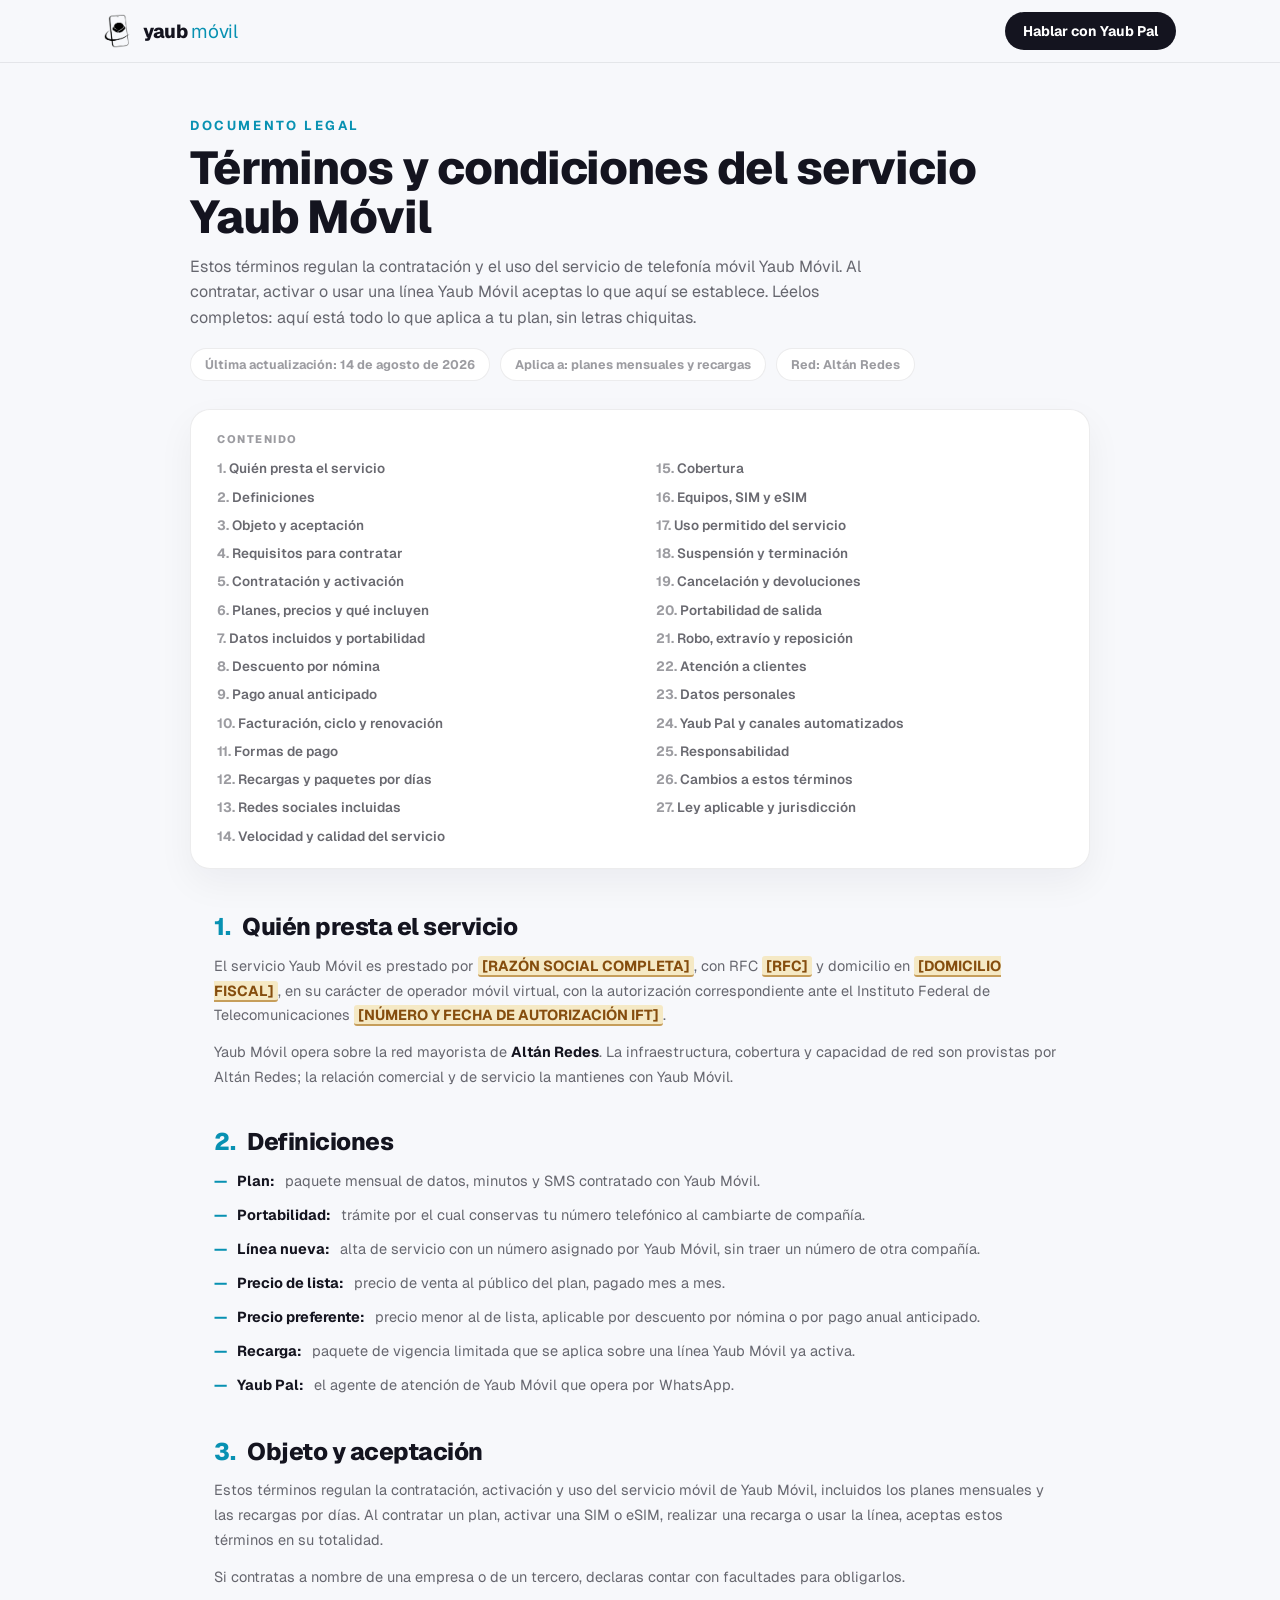
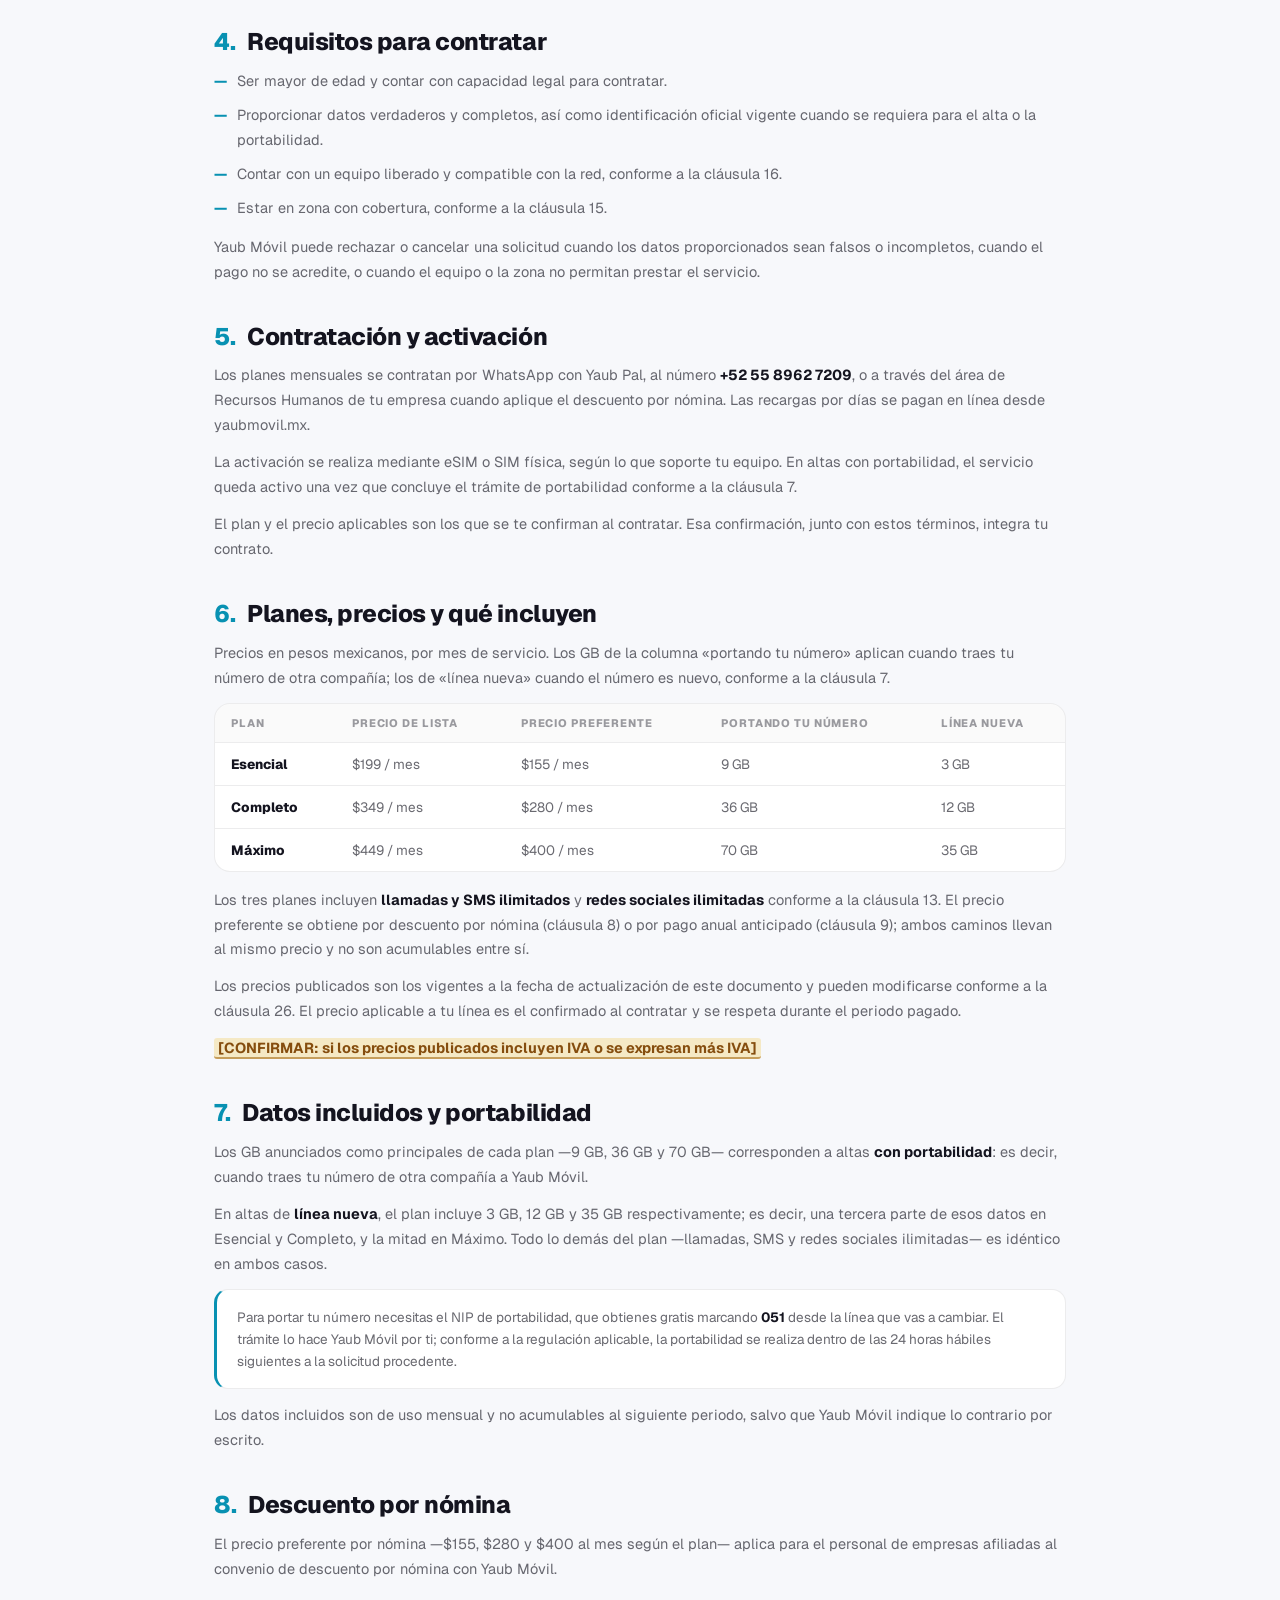
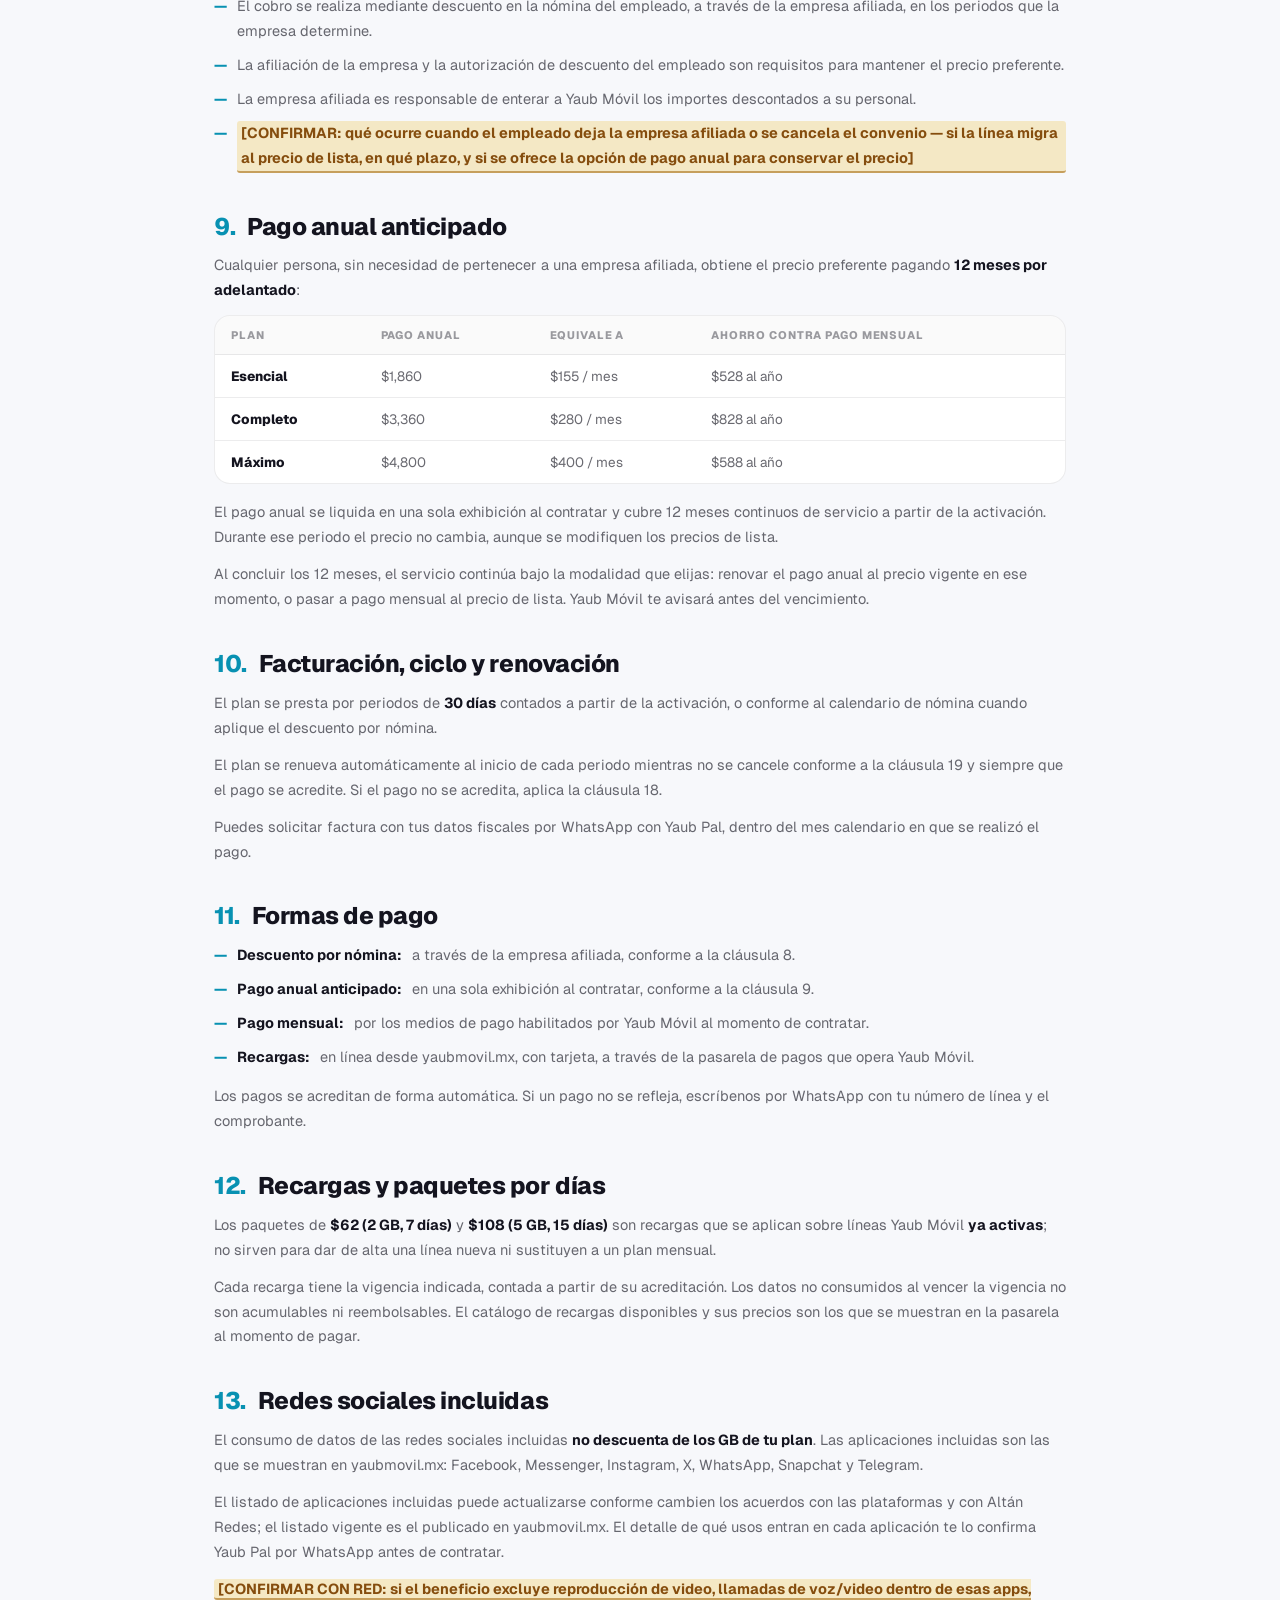
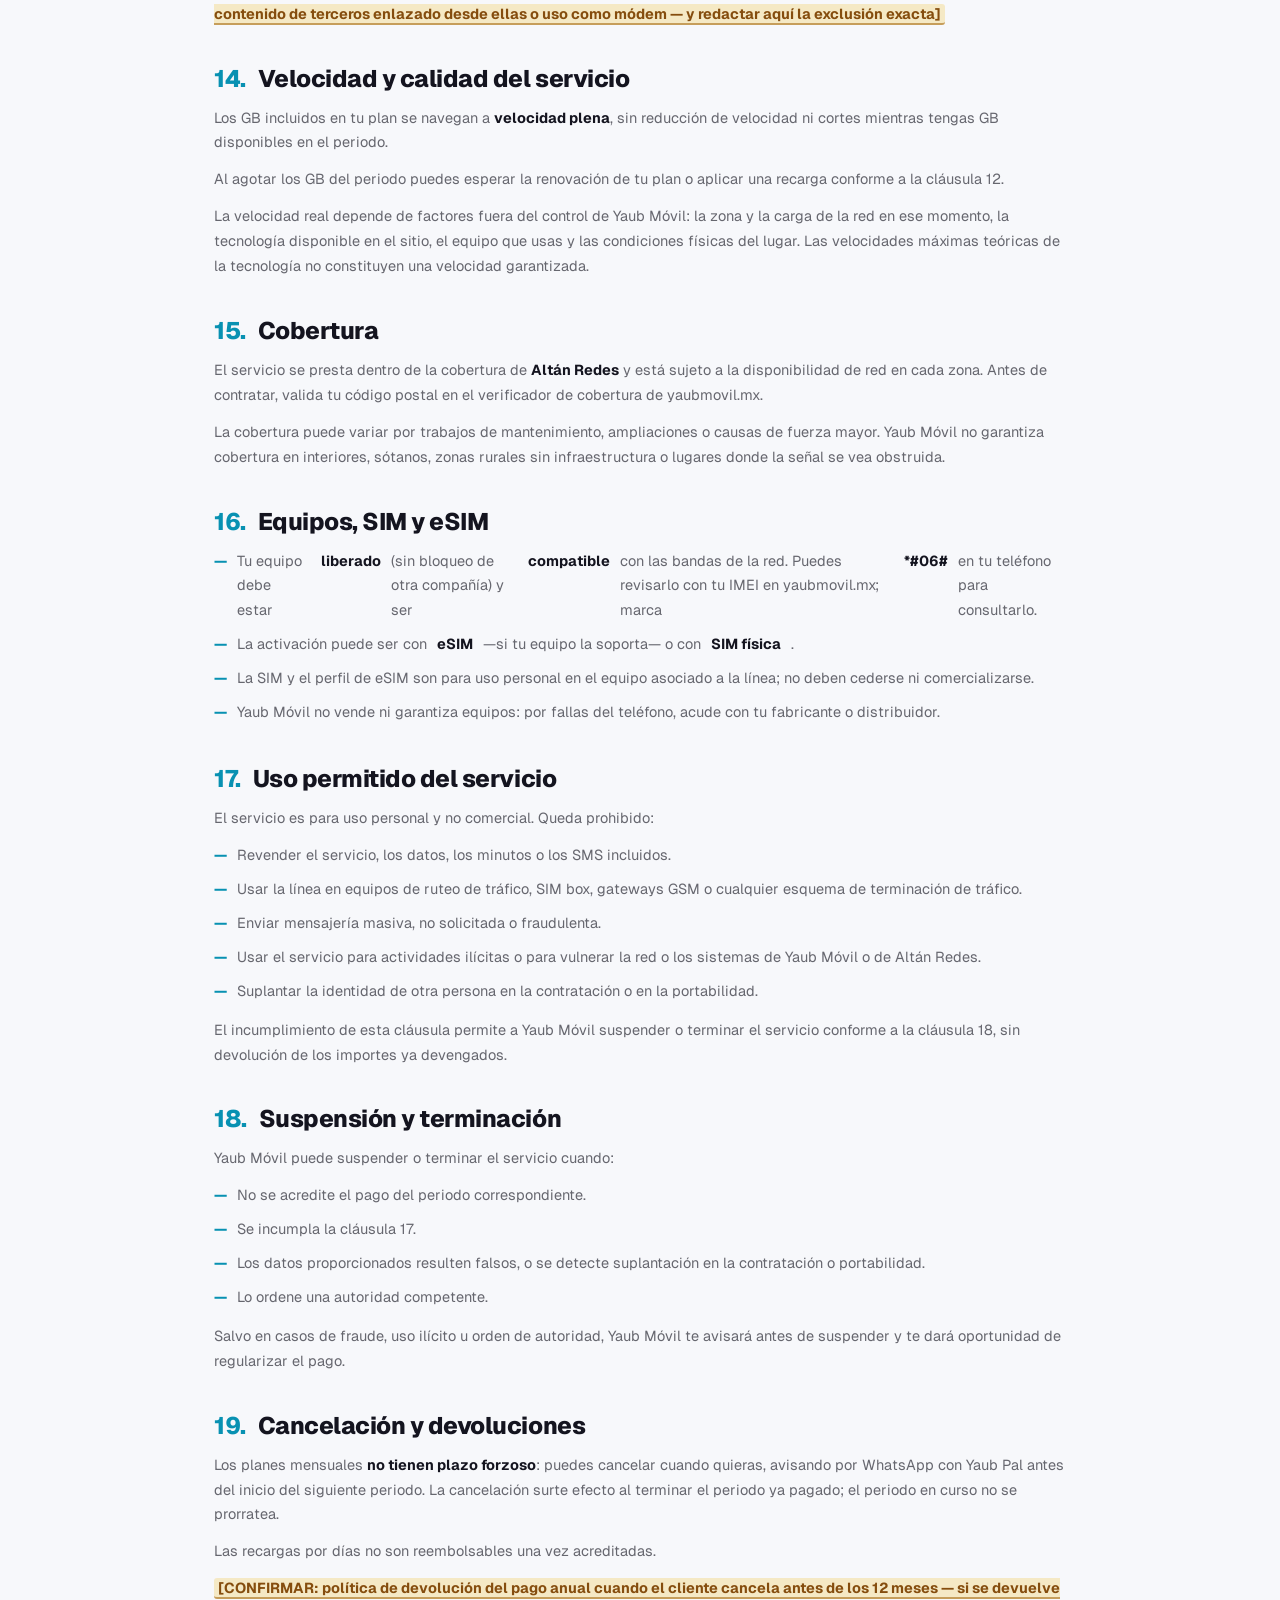
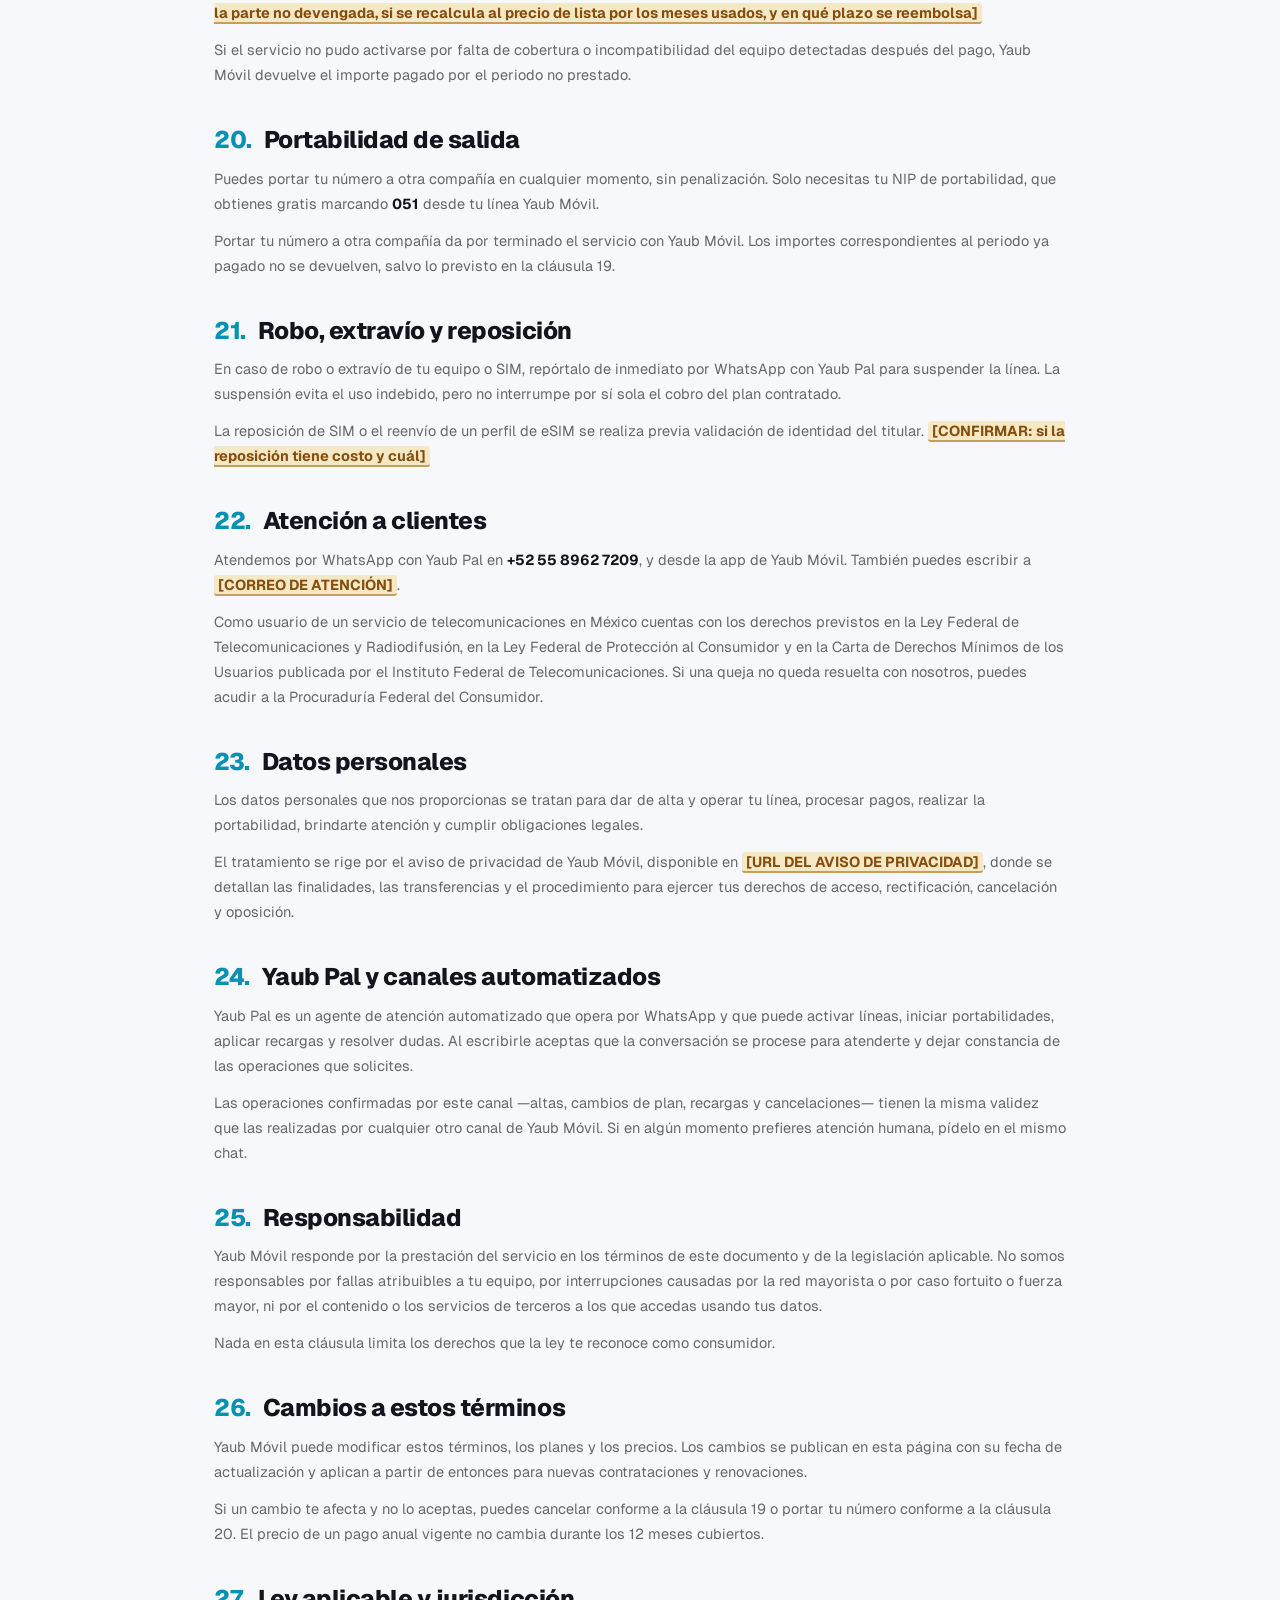
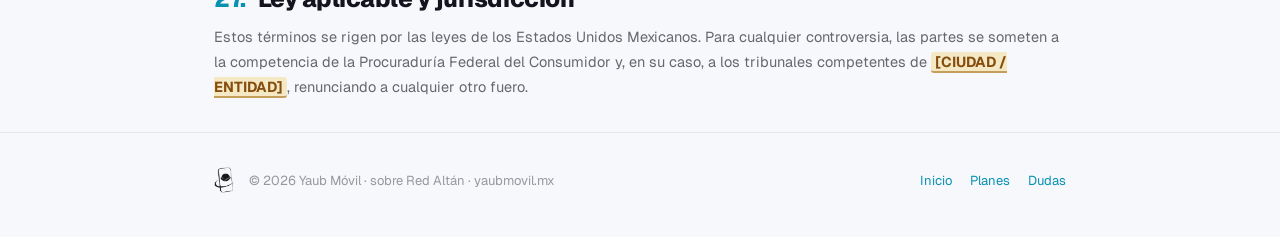
<file: terminos.html>
<!DOCTYPE html>
<html lang="es"><head>
<meta charset="UTF-8">
<meta name="viewport" content="width=device-width, initial-scale=1.0">
<title>Términos y condiciones — Yaub Móvil</title>
<meta name="description" content="Términos y condiciones del servicio móvil de Yaub Móvil: planes, precios, portabilidad, descuento por nómina, pago anual, cobertura sobre Red Altán, equipos, recargas, cancelación y datos personales.">
<meta name="robots" content="index,follow">
<link rel="preconnect" href="https://fonts.googleapis.com">
<link rel="preconnect" href="https://fonts.gstatic.com" crossorigin>
<link rel="stylesheet" href="https://fonts.googleapis.com/css2?family=Geist:wght@400;600;700;800&display=swap">

<!-- ============================================================
     TÉRMINOS Y CONDICIONES — documento completo.

     PENDIENTES DE LEGAL antes de publicar: todo lo marcado con la
     clase .tbd (aparece resaltado en amarillo en pantalla, justo para
     que nadie lo suba sin llenarlo). Son datos que no viven en el
     repo ni en la página: razón social, RFC, domicilio fiscal, correo
     legal, autorización IFT, URL del aviso de privacidad, política de
     devolución del pago anual y qué pasa con el precio de nómina
     cuando alguien deja la empresa afiliada.

     Todo lo demás está redactado a partir de lo que Yaub Móvil ya
     anuncia en index.html (planes, precios, GB, portabilidad ×3/×2,
     nómina/anual, Red Altán, prepagos) y de las reglas generales que
     aplican a cualquier servicio móvil en México.
     ============================================================ -->
<style>
:root{
  --bg:#F7F8FB; --surface:#FFFFFF; --ink:#14141F; --ink-2:rgba(20,20,31,0.64); --ink-3:rgba(20,20,31,0.42);
  --line:rgba(20,20,31,0.08); --cyan:#0891B2; --cyan-b:#22D3EE; --lime:#65A30D;
  --ease:cubic-bezier(.22,1,.36,1);
  --font:"Geist","Inter",ui-sans-serif,system-ui,-apple-system,"Segoe UI",Roboto,sans-serif;
}
*{margin:0;padding:0;box-sizing:border-box;}
html{scroll-behavior:smooth;overflow-x:clip;}
body{background:var(--bg);color:var(--ink);font-family:var(--font);-webkit-font-smoothing:antialiased;overflow-x:hidden;}
a{color:var(--cyan);text-decoration:none;}
a:hover{color:#7C3AED;}
.wrap{max-width:900px;margin:0 auto;padding:0 24px;}
nav{position:sticky;top:0;z-index:20;background:rgba(247,248,251,0.86);backdrop-filter:blur(14px);-webkit-backdrop-filter:blur(14px);border-bottom:1px solid var(--line);}
.navin{max-width:1120px;margin:0 auto;padding:12px 24px;display:flex;align-items:center;gap:12px;}
.navin img{height:34px;width:auto;}
.navin .wm{font-weight:800;font-size:19px;letter-spacing:-0.02em;}
.navin .wm em{font-style:normal;font-weight:400;color:var(--cyan);}
.nav-cta{margin-left:auto;display:inline-flex;align-items:center;gap:8px;background:var(--ink);color:#fff;font-weight:700;font-size:14px;padding:10px 18px;border-radius:999px;white-space:nowrap;transition:transform .3s var(--ease),box-shadow .3s;}
.nav-cta:hover{color:#fff;transform:translateY(-2px);box-shadow:0 10px 24px rgba(20,20,31,0.22);}
header.doc{padding:clamp(36px,6vh,64px) 0 10px;}
.kicker{font-size:13px;font-weight:700;letter-spacing:.2em;text-transform:uppercase;color:var(--cyan);margin-bottom:10px;}
h1{font-size:clamp(30px,4.4vw,46px);font-weight:800;letter-spacing:-0.025em;line-height:1.06;margin-bottom:12px;}
.sub{color:var(--ink-2);font-size:16px;line-height:1.6;max-width:64ch;}
.meta{margin-top:18px;display:flex;gap:10px;flex-wrap:wrap;font-size:12.5px;font-weight:700;color:var(--ink-3);}
.meta span{background:var(--surface);border:1px solid var(--line);border-radius:999px;padding:7px 14px;}
/* índice */
.toc{margin:28px 0 8px;background:var(--surface);border:1px solid var(--line);border-radius:20px;padding:22px 26px;box-shadow:0 14px 36px rgba(20,20,31,0.05);}
.toc p{font-size:11px;font-weight:800;letter-spacing:.14em;text-transform:uppercase;color:var(--ink-3);margin-bottom:12px;}
.toc ol{list-style:none;counter-reset:t;columns:2;column-gap:32px;}
.toc li{counter-increment:t;font-size:13.5px;line-height:1.5;margin-bottom:8px;break-inside:avoid;}
.toc li a::before{content:counter(t) ". ";color:var(--ink-3);font-weight:700;}
.toc li a{color:var(--ink-2);font-weight:600;}
.toc li a:hover{color:var(--cyan);}
/* cuerpo */
main{padding-bottom:40px;}
section.cl{padding:26px 0 0;scroll-margin-top:76px;}
section.cl h2{font-size:clamp(19px,2.2vw,24px);font-weight:800;letter-spacing:-0.02em;line-height:1.2;margin-bottom:12px;display:flex;gap:12px;}
section.cl h2 .num{color:var(--cyan);flex:none;}
section.cl p,section.cl li{font-size:14.5px;line-height:1.72;color:var(--ink-2);}
section.cl p{margin-bottom:12px;}
section.cl b{color:var(--ink);}
section.cl ul{list-style:none;margin:0 0 14px;display:flex;flex-direction:column;gap:9px;}
section.cl ul li{display:flex;gap:10px;}
section.cl ul li::before{content:"—";color:var(--cyan);font-weight:800;flex:none;}
section.cl ol{margin:0 0 14px 20px;display:flex;flex-direction:column;gap:9px;}
.tbd{background:rgba(234,179,8,0.22);border-bottom:2px solid rgba(161,98,7,0.55);color:#854D0E;font-weight:700;padding:0 4px;border-radius:3px;}
/* tabla de planes */
.tw{overflow-x:auto;margin:6px 0 16px;border:1px solid var(--line);border-radius:16px;background:var(--surface);}
table{border-collapse:collapse;width:100%;min-width:560px;}
th,td{text-align:left;font-size:13.5px;padding:12px 16px;border-bottom:1px solid var(--line);white-space:nowrap;}
th{font-size:11px;font-weight:800;letter-spacing:.08em;text-transform:uppercase;color:var(--ink-3);background:rgba(20,20,31,0.02);}
td{color:var(--ink-2);}
td:first-child{font-weight:800;color:var(--ink);}
tr:last-child td{border-bottom:none;}
.note{background:var(--surface);border:1px solid var(--line);border-left:3px solid var(--cyan);border-radius:14px;padding:16px 20px;margin:4px 0 14px;font-size:13.5px;line-height:1.65;color:var(--ink-2);}
footer{padding:34px 0 44px;color:var(--ink-3);font-size:13px;border-top:1px solid var(--line);margin-top:32px;}
.foot-in{max-width:900px;margin:0 auto;padding:0 24px;display:flex;align-items:center;gap:14px;flex-wrap:wrap;}
.foot-in img{height:26px;width:auto;opacity:.9;}
.foot-in .sp{margin-left:auto;display:flex;gap:18px;flex-wrap:wrap;}
@media (max-width:720px){
  .toc ol{columns:1;}
  .foot-in .sp{margin-left:0;}
}
@media (prefers-reduced-motion:reduce){*,*::before,*::after{animation:none !important;transition:none !important;}}
</style>
</head>
<body>

<nav>
  <div class="navin">
    <a href="index.html" style="display:flex;align-items:center;gap:12px;color:var(--ink);">
      <img src="assets/yaubmovil-logo-dark.png" alt="Yaub Móvil">
      <span class="wm">yaub <em>móvil</em></span>
    </a>
    <a class="nav-cta" href="#" data-wa="Hola 👋 Tengo una duda sobre los términos y condiciones de Yaub Móvil">Hablar con Yaub Pal</a>
  </div>
</nav>

<header class="doc wrap">
  <p class="kicker">Documento legal</p>
  <h1>Términos y condiciones del servicio Yaub Móvil</h1>
  <p class="sub">Estos términos regulan la contratación y el uso del servicio de telefonía móvil Yaub Móvil. Al contratar, activar o usar una línea Yaub Móvil aceptas lo que aquí se establece. Léelos completos: aquí está todo lo que aplica a tu plan, sin letras chiquitas.</p>
  <div class="meta">
    <span>Última actualización: 14 de agosto de 2026</span>
    <span>Aplica a: planes mensuales y recargas</span>
    <span>Red: Altán Redes</span>
  </div>

  <nav class="toc" aria-label="Índice">
    <p>Contenido</p>
    <ol>
      <li><a href="#c1">Quién presta el servicio</a></li>
      <li><a href="#c2">Definiciones</a></li>
      <li><a href="#c3">Objeto y aceptación</a></li>
      <li><a href="#c4">Requisitos para contratar</a></li>
      <li><a href="#c5">Contratación y activación</a></li>
      <li><a href="#c6">Planes, precios y qué incluyen</a></li>
      <li><a href="#c7">Datos incluidos y portabilidad</a></li>
      <li><a href="#c8">Descuento por nómina</a></li>
      <li><a href="#c9">Pago anual anticipado</a></li>
      <li><a href="#c10">Facturación, ciclo y renovación</a></li>
      <li><a href="#c11">Formas de pago</a></li>
      <li><a href="#c12">Recargas y paquetes por días</a></li>
      <li><a href="#c13">Redes sociales incluidas</a></li>
      <li><a href="#c14">Velocidad y calidad del servicio</a></li>
      <li><a href="#c15">Cobertura</a></li>
      <li><a href="#c16">Equipos, SIM y eSIM</a></li>
      <li><a href="#c17">Uso permitido del servicio</a></li>
      <li><a href="#c18">Suspensión y terminación</a></li>
      <li><a href="#c19">Cancelación y devoluciones</a></li>
      <li><a href="#c20">Portabilidad de salida</a></li>
      <li><a href="#c21">Robo, extravío y reposición</a></li>
      <li><a href="#c22">Atención a clientes</a></li>
      <li><a href="#c23">Datos personales</a></li>
      <li><a href="#c24">Yaub Pal y canales automatizados</a></li>
      <li><a href="#c25">Responsabilidad</a></li>
      <li><a href="#c26">Cambios a estos términos</a></li>
      <li><a href="#c27">Ley aplicable y jurisdicción</a></li>
    </ol>
  </nav>
</header>

<main class="wrap">

<section class="cl" id="c1">
  <h2><span class="num">1.</span> Quién presta el servicio</h2>
  <p>El servicio Yaub Móvil es prestado por <span class="tbd">[RAZÓN SOCIAL COMPLETA]</span>, con RFC <span class="tbd">[RFC]</span> y domicilio en <span class="tbd">[DOMICILIO FISCAL]</span>, en su carácter de operador móvil virtual, con la autorización correspondiente ante el Instituto Federal de Telecomunicaciones <span class="tbd">[NÚMERO Y FECHA DE AUTORIZACIÓN IFT]</span>.</p>
  <p>Yaub Móvil opera sobre la red mayorista de <b>Altán Redes</b>. La infraestructura, cobertura y capacidad de red son provistas por Altán Redes; la relación comercial y de servicio la mantienes con Yaub Móvil.</p>
</section>

<section class="cl" id="c2">
  <h2><span class="num">2.</span> Definiciones</h2>
  <ul>
    <li><b>Plan:</b> paquete mensual de datos, minutos y SMS contratado con Yaub Móvil.</li>
    <li><b>Portabilidad:</b> trámite por el cual conservas tu número telefónico al cambiarte de compañía.</li>
    <li><b>Línea nueva:</b> alta de servicio con un número asignado por Yaub Móvil, sin traer un número de otra compañía.</li>
    <li><b>Precio de lista:</b> precio de venta al público del plan, pagado mes a mes.</li>
    <li><b>Precio preferente:</b> precio menor al de lista, aplicable por descuento por nómina o por pago anual anticipado.</li>
    <li><b>Recarga:</b> paquete de vigencia limitada que se aplica sobre una línea Yaub Móvil ya activa.</li>
    <li><b>Yaub Pal:</b> el agente de atención de Yaub Móvil que opera por WhatsApp.</li>
  </ul>
</section>

<section class="cl" id="c3">
  <h2><span class="num">3.</span> Objeto y aceptación</h2>
  <p>Estos términos regulan la contratación, activación y uso del servicio móvil de Yaub Móvil, incluidos los planes mensuales y las recargas por días. Al contratar un plan, activar una SIM o eSIM, realizar una recarga o usar la línea, aceptas estos términos en su totalidad.</p>
  <p>Si contratas a nombre de una empresa o de un tercero, declaras contar con facultades para obligarlos.</p>
</section>

<section class="cl" id="c4">
  <h2><span class="num">4.</span> Requisitos para contratar</h2>
  <ul>
    <li>Ser mayor de edad y contar con capacidad legal para contratar.</li>
    <li>Proporcionar datos verdaderos y completos, así como identificación oficial vigente cuando se requiera para el alta o la portabilidad.</li>
    <li>Contar con un equipo liberado y compatible con la red, conforme a la cláusula 16.</li>
    <li>Estar en zona con cobertura, conforme a la cláusula 15.</li>
  </ul>
  <p>Yaub Móvil puede rechazar o cancelar una solicitud cuando los datos proporcionados sean falsos o incompletos, cuando el pago no se acredite, o cuando el equipo o la zona no permitan prestar el servicio.</p>
</section>

<section class="cl" id="c5">
  <h2><span class="num">5.</span> Contratación y activación</h2>
  <p>Los planes mensuales se contratan por WhatsApp con Yaub Pal, al número <b>+52 55 8962 7209</b>, o a través del área de Recursos Humanos de tu empresa cuando aplique el descuento por nómina. Las recargas por días se pagan en línea desde yaubmovil.mx.</p>
  <p>La activación se realiza mediante eSIM o SIM física, según lo que soporte tu equipo. En altas con portabilidad, el servicio queda activo una vez que concluye el trámite de portabilidad conforme a la cláusula 7.</p>
  <p>El plan y el precio aplicables son los que se te confirman al contratar. Esa confirmación, junto con estos términos, integra tu contrato.</p>
</section>

<section class="cl" id="c6">
  <h2><span class="num">6.</span> Planes, precios y qué incluyen</h2>
  <p>Precios en pesos mexicanos, por mes de servicio. Los GB de la columna «portando tu número» aplican cuando traes tu número de otra compañía; los de «línea nueva» cuando el número es nuevo, conforme a la cláusula 7.</p>
  <div class="tw">
    <table>
      <thead><tr><th>Plan</th><th>Precio de lista</th><th>Precio preferente</th><th>Portando tu número</th><th>Línea nueva</th></tr></thead>
      <tbody>
        <tr><td>Esencial</td><td>$199 / mes</td><td>$155 / mes</td><td>9 GB</td><td>3 GB</td></tr>
        <tr><td>Completo</td><td>$349 / mes</td><td>$280 / mes</td><td>36 GB</td><td>12 GB</td></tr>
        <tr><td>Máximo</td><td>$449 / mes</td><td>$400 / mes</td><td>70 GB</td><td>35 GB</td></tr>
      </tbody>
    </table>
  </div>
  <p>Los tres planes incluyen <b>llamadas y SMS ilimitados</b> y <b>redes sociales ilimitadas</b> conforme a la cláusula 13. El precio preferente se obtiene por descuento por nómina (cláusula 8) o por pago anual anticipado (cláusula 9); ambos caminos llevan al mismo precio y no son acumulables entre sí.</p>
  <p>Los precios publicados son los vigentes a la fecha de actualización de este documento y pueden modificarse conforme a la cláusula 26. El precio aplicable a tu línea es el confirmado al contratar y se respeta durante el periodo pagado.</p>
  <p><span class="tbd">[CONFIRMAR: si los precios publicados incluyen IVA o se expresan más IVA]</span></p>
</section>

<section class="cl" id="c7">
  <h2><span class="num">7.</span> Datos incluidos y portabilidad</h2>
  <p>Los GB anunciados como principales de cada plan —9 GB, 36 GB y 70 GB— corresponden a altas <b>con portabilidad</b>: es decir, cuando traes tu número de otra compañía a Yaub Móvil.</p>
  <p>En altas de <b>línea nueva</b>, el plan incluye 3 GB, 12 GB y 35 GB respectivamente; es decir, una tercera parte de esos datos en Esencial y Completo, y la mitad en Máximo. Todo lo demás del plan —llamadas, SMS y redes sociales ilimitadas— es idéntico en ambos casos.</p>
  <div class="note">Para portar tu número necesitas el NIP de portabilidad, que obtienes gratis marcando <b>051</b> desde la línea que vas a cambiar. El trámite lo hace Yaub Móvil por ti; conforme a la regulación aplicable, la portabilidad se realiza dentro de las 24 horas hábiles siguientes a la solicitud procedente.</div>
  <p>Los datos incluidos son de uso mensual y no acumulables al siguiente periodo, salvo que Yaub Móvil indique lo contrario por escrito.</p>
</section>

<section class="cl" id="c8">
  <h2><span class="num">8.</span> Descuento por nómina</h2>
  <p>El precio preferente por nómina —$155, $280 y $400 al mes según el plan— aplica para el personal de empresas afiliadas al convenio de descuento por nómina con Yaub Móvil.</p>
  <ul>
    <li>El cobro se realiza mediante descuento en la nómina del empleado, a través de la empresa afiliada, en los periodos que la empresa determine.</li>
    <li>La afiliación de la empresa y la autorización de descuento del empleado son requisitos para mantener el precio preferente.</li>
    <li>La empresa afiliada es responsable de enterar a Yaub Móvil los importes descontados a su personal.</li>
    <li><span class="tbd">[CONFIRMAR: qué ocurre cuando el empleado deja la empresa afiliada o se cancela el convenio — si la línea migra al precio de lista, en qué plazo, y si se ofrece la opción de pago anual para conservar el precio]</span></li>
  </ul>
</section>

<section class="cl" id="c9">
  <h2><span class="num">9.</span> Pago anual anticipado</h2>
  <p>Cualquier persona, sin necesidad de pertenecer a una empresa afiliada, obtiene el precio preferente pagando <b>12 meses por adelantado</b>:</p>
  <div class="tw">
    <table>
      <thead><tr><th>Plan</th><th>Pago anual</th><th>Equivale a</th><th>Ahorro contra pago mensual</th></tr></thead>
      <tbody>
        <tr><td>Esencial</td><td>$1,860</td><td>$155 / mes</td><td>$528 al año</td></tr>
        <tr><td>Completo</td><td>$3,360</td><td>$280 / mes</td><td>$828 al año</td></tr>
        <tr><td>Máximo</td><td>$4,800</td><td>$400 / mes</td><td>$588 al año</td></tr>
      </tbody>
    </table>
  </div>
  <p>El pago anual se liquida en una sola exhibición al contratar y cubre 12 meses continuos de servicio a partir de la activación. Durante ese periodo el precio no cambia, aunque se modifiquen los precios de lista.</p>
  <p>Al concluir los 12 meses, el servicio continúa bajo la modalidad que elijas: renovar el pago anual al precio vigente en ese momento, o pasar a pago mensual al precio de lista. Yaub Móvil te avisará antes del vencimiento.</p>
</section>

<section class="cl" id="c10">
  <h2><span class="num">10.</span> Facturación, ciclo y renovación</h2>
  <p>El plan se presta por periodos de <b>30 días</b> contados a partir de la activación, o conforme al calendario de nómina cuando aplique el descuento por nómina.</p>
  <p>El plan se renueva automáticamente al inicio de cada periodo mientras no se cancele conforme a la cláusula 19 y siempre que el pago se acredite. Si el pago no se acredita, aplica la cláusula 18.</p>
  <p>Puedes solicitar factura con tus datos fiscales por WhatsApp con Yaub Pal, dentro del mes calendario en que se realizó el pago.</p>
</section>

<section class="cl" id="c11">
  <h2><span class="num">11.</span> Formas de pago</h2>
  <ul>
    <li><b>Descuento por nómina:</b> a través de la empresa afiliada, conforme a la cláusula 8.</li>
    <li><b>Pago anual anticipado:</b> en una sola exhibición al contratar, conforme a la cláusula 9.</li>
    <li><b>Pago mensual:</b> por los medios de pago habilitados por Yaub Móvil al momento de contratar.</li>
    <li><b>Recargas:</b> en línea desde yaubmovil.mx, con tarjeta, a través de la pasarela de pagos que opera Yaub Móvil.</li>
  </ul>
  <p>Los pagos se acreditan de forma automática. Si un pago no se refleja, escríbenos por WhatsApp con tu número de línea y el comprobante.</p>
</section>

<section class="cl" id="c12">
  <h2><span class="num">12.</span> Recargas y paquetes por días</h2>
  <p>Los paquetes de <b>$62 (2 GB, 7 días)</b> y <b>$108 (5 GB, 15 días)</b> son recargas que se aplican sobre líneas Yaub Móvil <b>ya activas</b>; no sirven para dar de alta una línea nueva ni sustituyen a un plan mensual.</p>
  <p>Cada recarga tiene la vigencia indicada, contada a partir de su acreditación. Los datos no consumidos al vencer la vigencia no son acumulables ni reembolsables. El catálogo de recargas disponibles y sus precios son los que se muestran en la pasarela al momento de pagar.</p>
</section>

<section class="cl" id="c13">
  <h2><span class="num">13.</span> Redes sociales incluidas</h2>
  <p>El consumo de datos de las redes sociales incluidas <b>no descuenta de los GB de tu plan</b>. Las aplicaciones incluidas son las que se muestran en yaubmovil.mx: Facebook, Messenger, Instagram, X, WhatsApp, Snapchat y Telegram.</p>
  <p>El listado de aplicaciones incluidas puede actualizarse conforme cambien los acuerdos con las plataformas y con Altán Redes; el listado vigente es el publicado en yaubmovil.mx. El detalle de qué usos entran en cada aplicación te lo confirma Yaub Pal por WhatsApp antes de contratar.</p>
  <p><span class="tbd">[CONFIRMAR CON RED: si el beneficio excluye reproducción de video, llamadas de voz/video dentro de esas apps, contenido de terceros enlazado desde ellas o uso como módem — y redactar aquí la exclusión exacta]</span></p>
</section>

<section class="cl" id="c14">
  <h2><span class="num">14.</span> Velocidad y calidad del servicio</h2>
  <p>Los GB incluidos en tu plan se navegan a <b>velocidad plena</b>, sin reducción de velocidad ni cortes mientras tengas GB disponibles en el periodo.</p>
  <p>Al agotar los GB del periodo puedes esperar la renovación de tu plan o aplicar una recarga conforme a la cláusula 12.</p>
  <p>La velocidad real depende de factores fuera del control de Yaub Móvil: la zona y la carga de la red en ese momento, la tecnología disponible en el sitio, el equipo que usas y las condiciones físicas del lugar. Las velocidades máximas teóricas de la tecnología no constituyen una velocidad garantizada.</p>
</section>

<section class="cl" id="c15">
  <h2><span class="num">15.</span> Cobertura</h2>
  <p>El servicio se presta dentro de la cobertura de <b>Altán Redes</b> y está sujeto a la disponibilidad de red en cada zona. Antes de contratar, valida tu código postal en el verificador de cobertura de yaubmovil.mx.</p>
  <p>La cobertura puede variar por trabajos de mantenimiento, ampliaciones o causas de fuerza mayor. Yaub Móvil no garantiza cobertura en interiores, sótanos, zonas rurales sin infraestructura o lugares donde la señal se vea obstruida.</p>
</section>

<section class="cl" id="c16">
  <h2><span class="num">16.</span> Equipos, SIM y eSIM</h2>
  <ul>
    <li>Tu equipo debe estar <b>liberado</b> (sin bloqueo de otra compañía) y ser <b>compatible</b> con las bandas de la red. Puedes revisarlo con tu IMEI en yaubmovil.mx; marca <b>*#06#</b> en tu teléfono para consultarlo.</li>
    <li>La activación puede ser con <b>eSIM</b> —si tu equipo la soporta— o con <b>SIM física</b>.</li>
    <li>La SIM y el perfil de eSIM son para uso personal en el equipo asociado a la línea; no deben cederse ni comercializarse.</li>
    <li>Yaub Móvil no vende ni garantiza equipos: por fallas del teléfono, acude con tu fabricante o distribuidor.</li>
  </ul>
</section>

<section class="cl" id="c17">
  <h2><span class="num">17.</span> Uso permitido del servicio</h2>
  <p>El servicio es para uso personal y no comercial. Queda prohibido:</p>
  <ul>
    <li>Revender el servicio, los datos, los minutos o los SMS incluidos.</li>
    <li>Usar la línea en equipos de ruteo de tráfico, SIM box, gateways GSM o cualquier esquema de terminación de tráfico.</li>
    <li>Enviar mensajería masiva, no solicitada o fraudulenta.</li>
    <li>Usar el servicio para actividades ilícitas o para vulnerar la red o los sistemas de Yaub Móvil o de Altán Redes.</li>
    <li>Suplantar la identidad de otra persona en la contratación o en la portabilidad.</li>
  </ul>
  <p>El incumplimiento de esta cláusula permite a Yaub Móvil suspender o terminar el servicio conforme a la cláusula 18, sin devolución de los importes ya devengados.</p>
</section>

<section class="cl" id="c18">
  <h2><span class="num">18.</span> Suspensión y terminación</h2>
  <p>Yaub Móvil puede suspender o terminar el servicio cuando:</p>
  <ul>
    <li>No se acredite el pago del periodo correspondiente.</li>
    <li>Se incumpla la cláusula 17.</li>
    <li>Los datos proporcionados resulten falsos, o se detecte suplantación en la contratación o portabilidad.</li>
    <li>Lo ordene una autoridad competente.</li>
  </ul>
  <p>Salvo en casos de fraude, uso ilícito u orden de autoridad, Yaub Móvil te avisará antes de suspender y te dará oportunidad de regularizar el pago.</p>
</section>

<section class="cl" id="c19">
  <h2><span class="num">19.</span> Cancelación y devoluciones</h2>
  <p>Los planes mensuales <b>no tienen plazo forzoso</b>: puedes cancelar cuando quieras, avisando por WhatsApp con Yaub Pal antes del inicio del siguiente periodo. La cancelación surte efecto al terminar el periodo ya pagado; el periodo en curso no se prorratea.</p>
  <p>Las recargas por días no son reembolsables una vez acreditadas.</p>
  <p><span class="tbd">[CONFIRMAR: política de devolución del pago anual cuando el cliente cancela antes de los 12 meses — si se devuelve la parte no devengada, si se recalcula al precio de lista por los meses usados, y en qué plazo se reembolsa]</span></p>
  <p>Si el servicio no pudo activarse por falta de cobertura o incompatibilidad del equipo detectadas después del pago, Yaub Móvil devuelve el importe pagado por el periodo no prestado.</p>
</section>

<section class="cl" id="c20">
  <h2><span class="num">20.</span> Portabilidad de salida</h2>
  <p>Puedes portar tu número a otra compañía en cualquier momento, sin penalización. Solo necesitas tu NIP de portabilidad, que obtienes gratis marcando <b>051</b> desde tu línea Yaub Móvil.</p>
  <p>Portar tu número a otra compañía da por terminado el servicio con Yaub Móvil. Los importes correspondientes al periodo ya pagado no se devuelven, salvo lo previsto en la cláusula 19.</p>
</section>

<section class="cl" id="c21">
  <h2><span class="num">21.</span> Robo, extravío y reposición</h2>
  <p>En caso de robo o extravío de tu equipo o SIM, repórtalo de inmediato por WhatsApp con Yaub Pal para suspender la línea. La suspensión evita el uso indebido, pero no interrumpe por sí sola el cobro del plan contratado.</p>
  <p>La reposición de SIM o el reenvío de un perfil de eSIM se realiza previa validación de identidad del titular. <span class="tbd">[CONFIRMAR: si la reposición tiene costo y cuál]</span></p>
</section>

<section class="cl" id="c22">
  <h2><span class="num">22.</span> Atención a clientes</h2>
  <p>Atendemos por WhatsApp con Yaub Pal en <b>+52 55 8962 7209</b>, y desde la app de Yaub Móvil. También puedes escribir a <span class="tbd">[CORREO DE ATENCIÓN]</span>.</p>
  <p>Como usuario de un servicio de telecomunicaciones en México cuentas con los derechos previstos en la Ley Federal de Telecomunicaciones y Radiodifusión, en la Ley Federal de Protección al Consumidor y en la Carta de Derechos Mínimos de los Usuarios publicada por el Instituto Federal de Telecomunicaciones. Si una queja no queda resuelta con nosotros, puedes acudir a la Procuraduría Federal del Consumidor.</p>
</section>

<section class="cl" id="c23">
  <h2><span class="num">23.</span> Datos personales</h2>
  <p>Los datos personales que nos proporcionas se tratan para dar de alta y operar tu línea, procesar pagos, realizar la portabilidad, brindarte atención y cumplir obligaciones legales.</p>
  <p>El tratamiento se rige por el aviso de privacidad de Yaub Móvil, disponible en <span class="tbd">[URL DEL AVISO DE PRIVACIDAD]</span>, donde se detallan las finalidades, las transferencias y el procedimiento para ejercer tus derechos de acceso, rectificación, cancelación y oposición.</p>
</section>

<section class="cl" id="c24">
  <h2><span class="num">24.</span> Yaub Pal y canales automatizados</h2>
  <p>Yaub Pal es un agente de atención automatizado que opera por WhatsApp y que puede activar líneas, iniciar portabilidades, aplicar recargas y resolver dudas. Al escribirle aceptas que la conversación se procese para atenderte y dejar constancia de las operaciones que solicites.</p>
  <p>Las operaciones confirmadas por este canal —altas, cambios de plan, recargas y cancelaciones— tienen la misma validez que las realizadas por cualquier otro canal de Yaub Móvil. Si en algún momento prefieres atención humana, pídelo en el mismo chat.</p>
</section>

<section class="cl" id="c25">
  <h2><span class="num">25.</span> Responsabilidad</h2>
  <p>Yaub Móvil responde por la prestación del servicio en los términos de este documento y de la legislación aplicable. No somos responsables por fallas atribuibles a tu equipo, por interrupciones causadas por la red mayorista o por caso fortuito o fuerza mayor, ni por el contenido o los servicios de terceros a los que accedas usando tus datos.</p>
  <p>Nada en esta cláusula limita los derechos que la ley te reconoce como consumidor.</p>
</section>

<section class="cl" id="c26">
  <h2><span class="num">26.</span> Cambios a estos términos</h2>
  <p>Yaub Móvil puede modificar estos términos, los planes y los precios. Los cambios se publican en esta página con su fecha de actualización y aplican a partir de entonces para nuevas contrataciones y renovaciones.</p>
  <p>Si un cambio te afecta y no lo aceptas, puedes cancelar conforme a la cláusula 19 o portar tu número conforme a la cláusula 20. El precio de un pago anual vigente no cambia durante los 12 meses cubiertos.</p>
</section>

<section class="cl" id="c27">
  <h2><span class="num">27.</span> Ley aplicable y jurisdicción</h2>
  <p>Estos términos se rigen por las leyes de los Estados Unidos Mexicanos. Para cualquier controversia, las partes se someten a la competencia de la Procuraduría Federal del Consumidor y, en su caso, a los tribunales competentes de <span class="tbd">[CIUDAD / ENTIDAD]</span>, renunciando a cualquier otro fuero.</p>
</section>

</main>

<footer>
  <div class="foot-in">
    <img src="assets/yaubmovil-logo-dark.png" alt="Yaub Móvil">
    <span>© 2026 Yaub Móvil · sobre Red Altán · yaubmovil.mx</span>
    <span class="sp"><a href="index.html">Inicio</a><a href="index.html#planes">Planes</a><a href="#" data-wa="Hola 👋 Tengo una duda sobre los términos y condiciones de Yaub Móvil">Dudas</a></span>
  </div>
</footer>

<script>
/* Mismo número y mismo formato que index.html. Fuente de verdad:
   whatsapp_numbers en yaub-platform-prod. */
const WA_NUMBER = "5215589627209";
function waUrl(msg){return "https://wa.me/" + WA_NUMBER + "?text=" + encodeURIComponent(msg);}
document.querySelectorAll("[data-wa]").forEach(a => {
  a.href = waUrl(a.dataset.wa);
  a.target = "_blank"; a.rel = "noopener";
});
</script>
</body></html>
</file>
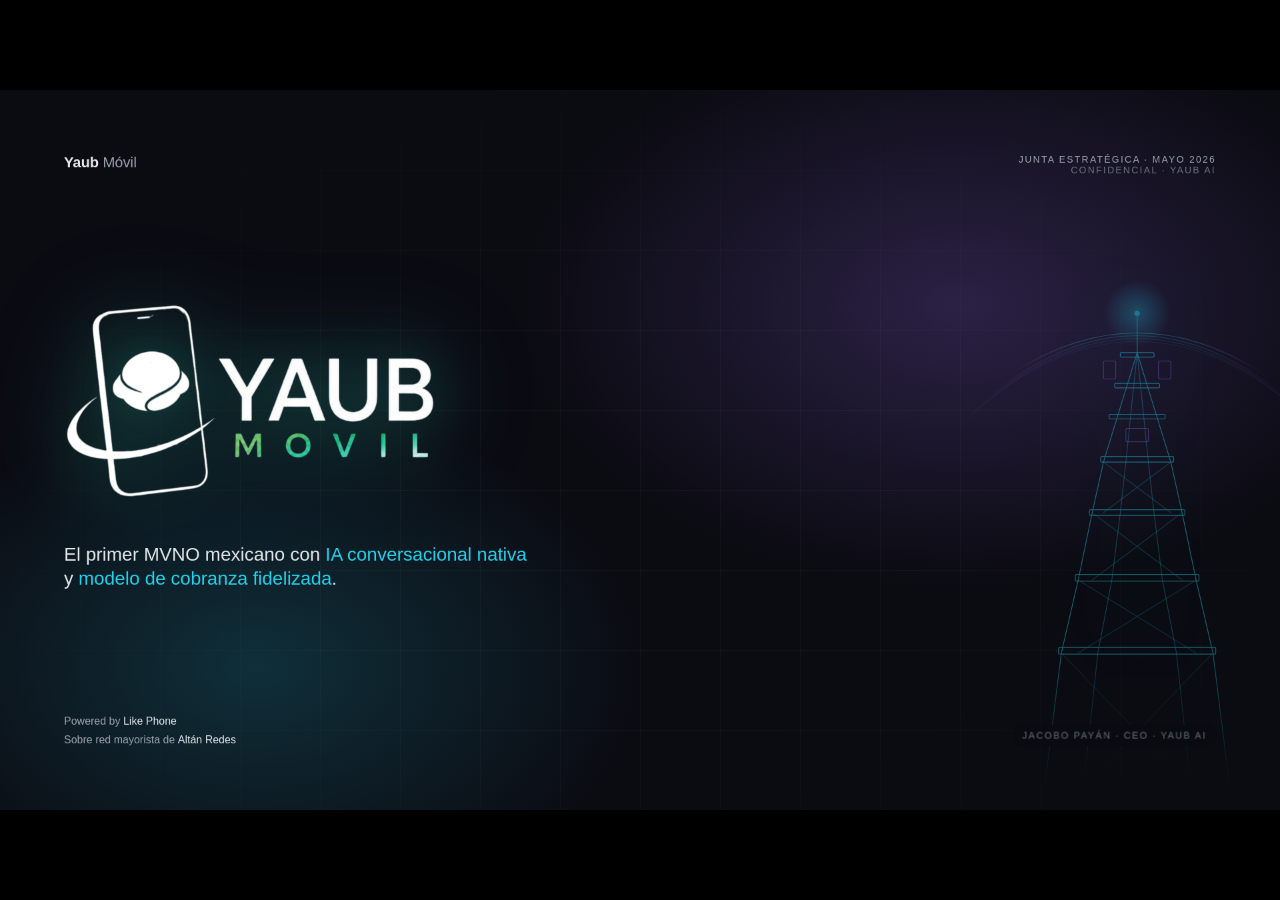
<file: Yaub Movil Deck.html>
<!doctype html>
<html lang="es">
<head>
<meta charset="utf-8" />
<title>Yaub Móvil — Pitch Deck</title>
<link rel="preconnect" href="https://fonts.googleapis.com" />
<link rel="preconnect" href="https://fonts.gstatic.com" crossorigin />
<link href="https://fonts.googleapis.com/css2?family=Geist:wght@300;400;500;600;700&family=Geist+Mono:wght@400;500&family=JetBrains+Mono:wght@400;500&display=swap" rel="stylesheet" />
<link rel="stylesheet" href="styles.css" />
<style>
/* ---- per-slide tweaks ---- */

/* Slide 1 — cover */
.s-cover {
  padding: 0 !important;
  background:
    radial-gradient(ellipse 1100px 700px at 75% 30%, rgba(157,111,251,0.22) 0%, transparent 60%),
    radial-gradient(ellipse 900px 600px at 20% 80%, rgba(34,211,238,0.18) 0%, transparent 65%),
    var(--bg-0) !important;
}
.s-cover .cover-grid {
  position: absolute; inset: 0;
  background-image:
    linear-gradient(rgba(255,255,255,0.04) 1px, transparent 1px),
    linear-gradient(90deg, rgba(255,255,255,0.04) 1px, transparent 1px);
  background-size: 120px 120px;
  mask-image: radial-gradient(ellipse at 50% 60%, black 30%, transparent 80%);
}
.s-cover .tower {
  position: absolute;
  right: -2%;
  bottom: 0;
  height: 78%;
  opacity: 0.55;
  filter: drop-shadow(0 0 80px rgba(34,211,238,0.25));
  -webkit-mask-image: linear-gradient(180deg, black 0%, black 70%, transparent 96%);
          mask-image: linear-gradient(180deg, black 0%, black 70%, transparent 96%);
  pointer-events: none;
}
.s-cover .cover-content {
  position: absolute;
  left: 96px; right: 96px; top: 96px; bottom: 96px;
  display: flex; flex-direction: column; justify-content: space-between;
  z-index: 2;
}
.s-cover .cover-top { display: flex; justify-content: space-between; align-items: flex-start; }
.s-cover .brand-mark {
  display: flex; align-items: center; gap: 16px;
}
.s-cover .brand-mark .logo-img { display: none; }
.s-cover .brand-mark .wordmark {
  font-size: 22px; font-weight: 600;
  letter-spacing: -0.005em;
  color: var(--text);
}
.s-cover .brand-mark .wordmark span { color: var(--text-dim); font-weight: 400; }
.s-cover .meta {
  text-align: right;
  font-size: 14px;
  letter-spacing: 0.16em;
  color: var(--text-dim);
  text-transform: uppercase;
}
.s-cover h1 {
  width: 1100px;
  height: 360px;
  background: url('assets/yaub-movil-logo.png') left center/contain no-repeat;
  filter: hue-rotate(-130deg) saturate(1.15) drop-shadow(0 0 80px rgba(34,211,238,0.35)) drop-shadow(0 0 40px rgba(52,211,153,0.25));
  font-size: 0;
  color: transparent;
  margin: 0 0 0 -20px;
}
.s-cover h1 .grad { display: none; }
.s-cover .tagline {
  font-size: 28px;
  line-height: 1.3;
  color: var(--text);
  font-weight: 400;
  max-width: 1100px;
  margin-top: 32px;
}
.s-cover .tagline em { color: var(--cyan); font-style: normal; }
.s-cover .cover-bottom {
  display: flex; justify-content: space-between; align-items: flex-end;
}
.s-cover .powered { display: flex; flex-direction: column; gap: 10px; font-size: 16px; color: var(--text-dim); }
.s-cover .powered b { color: var(--text); font-weight: 500; }
.s-cover .footer-meta {
  font-size: 14px;
  letter-spacing: 0.16em;
  position: relative;
  z-index: 3;
  padding: 8px 14px;
  border-radius: 999px;
  background: rgba(11,11,18,0.65);
  backdrop-filter: blur(8px);
  -webkit-backdrop-filter: blur(8px);
  color: var(--text-faint);
  text-transform: uppercase;
}

/* Slide 2 — thesis */
.s-thesis .thesis-title {
  font-size: 108px;
  line-height: 1.0;
  letter-spacing: -0.035em;
  font-weight: 600;
  text-align: center;
  margin: 0 auto;
  max-width: 1500px;
}
.s-thesis .thesis-title .v { font-style: italic; font-weight: 500; }
.s-thesis .pillars {
  display: grid;
  grid-template-columns: repeat(3, 1fr);
  gap: 24px;
  margin-top: 80px;
}
.s-thesis .pillar {
  padding: 36px;
  display: flex; flex-direction: column; gap: 18px;
}
.s-thesis .pillar .ico {
  width: 56px; height: 56px;
  border-radius: 14px;
  display: grid; place-items: center;
  background: rgba(52,211,153,0.10);
  border: 1px solid var(--green-line);
  color: var(--green);
}
.s-thesis .pillar.cyan .ico   { background: rgba(34,211,238,0.10);  border-color: rgba(34,211,238,0.32);   color: var(--cyan); }
.s-thesis .pillar.purple .ico { background: rgba(157,111,251,0.10); border-color: rgba(157,111,251,0.32); color: var(--purple); }
.s-thesis .pillar h3 {
  margin: 0;
  font-size: 32px;
  font-weight: 600;
  letter-spacing: -0.01em;
}
.s-thesis .pillar p { margin: 0; font-size: 18px; color: var(--text-dim); line-height: 1.5; }

/* Slide 3 — stack */
.s-stack .stack-wrap {
  display: grid;
  grid-template-columns: 1fr 400px;
  gap: 48px;
  margin-top: 28px;
  flex: 1;
  align-items: stretch;
  min-height: 0;
}
.s-stack .layers {
  display: flex; flex-direction: column; gap: 14px;
  position: relative;
}
.s-stack .layer {
  display: grid;
  grid-template-columns: 56px 1fr auto;
  gap: 22px;
  align-items: center;
  padding: 22px 28px;
  border-radius: 16px;
  border: 1px solid var(--line);
  background: linear-gradient(90deg, rgba(255,255,255,0.04), rgba(255,255,255,0.01));
}
.s-stack .layer .num { font-size: 24px; font-weight: 600; color: var(--text-faint); font-variant-numeric: tabular-nums; }
.s-stack .layer h4 { margin: 0; font-size: 22px; font-weight: 600; letter-spacing: -0.01em; }
.s-stack .layer p  { margin: 4px 0 0 0; color: var(--text-dim); font-size: 16px; }
.s-stack .layer .pill {
  font-size: 12px;
  text-transform: uppercase;
  letter-spacing: 0.14em;
  color: var(--text-faint);
}
.s-stack .layer.green  { border-color: rgba(52,211,153,0.30);  background: linear-gradient(90deg, rgba(52,211,153,0.08), rgba(52,211,153,0.02)); }
.s-stack .layer.cyan   { border-color: rgba(34,211,238,0.30);  background: linear-gradient(90deg, rgba(34,211,238,0.08), rgba(34,211,238,0.02)); }
.s-stack .layer.purple { border-color: rgba(157,111,251,0.30); background: linear-gradient(90deg, rgba(157,111,251,0.08), rgba(157,111,251,0.02)); }
.s-stack .layer.warning{ border-color: rgba(251,191,36,0.30);  background: linear-gradient(90deg, rgba(251,191,36,0.08), rgba(251,191,36,0.02)); }

.s-stack .spine {
  border-radius: 22px;
  border: 1px solid rgba(34,211,238,0.30);
  padding: 36px 32px;
  background:
    radial-gradient(ellipse at top right, rgba(157,111,251,0.18), transparent 70%),
    linear-gradient(180deg, rgba(34,211,238,0.10), rgba(34,211,238,0.02));
  display: flex; flex-direction: column; gap: 22px;
  position: relative;
  justify-content: space-between;
}
.s-stack .spine .label {
  font-size: 13px; letter-spacing: 0.16em; text-transform: uppercase;
  color: var(--cyan);
}
.s-stack .spine h3 {
  margin: 0;
  font-size: 34px;
  line-height: 1.1;
  letter-spacing: -0.01em;
  font-weight: 600;
}
.s-stack .spine .body {
  color: var(--text-dim);
  font-size: 16px;
  line-height: 1.55;
}
.s-stack .spine .ai-orb {
  position: relative;
  margin: 12px auto 18px auto;
  width: 170px; height: 170px;
  border-radius: 50%;
  background:
    radial-gradient(circle at 35% 35%, rgba(255,255,255,0.45), transparent 40%),
    radial-gradient(circle at 60% 70%, var(--purple), var(--cyan));
  box-shadow:
    0 0 80px rgba(157,111,251,0.55),
    0 0 0 1px rgba(255,255,255,0.10) inset;
}
.s-stack .spine .ai-orb::after {
  content: "";
  position: absolute; inset: -20px;
  border-radius: 50%;
  border: 1px solid rgba(34,211,238,0.30);
  box-shadow: 0 0 30px rgba(34,211,238,0.20) inset;
}

/* Slide 4 — B2C plans */
.plans-grid {
  display: grid;
  grid-template-columns: repeat(3, 1fr);
  gap: 18px;
  margin-top: 28px;
  flex: 1;
  align-content: start;
}
.plan-card {
  border-radius: 18px;
  border: 1px solid var(--line);
  background: linear-gradient(180deg, rgba(255,255,255,0.04), rgba(255,255,255,0.01));
  padding: 24px 26px;
  display: flex; flex-direction: column; gap: 14px;
  position: relative;
}
.plan-card .gb-badge {
  position: absolute;
  top: 18px; right: 18px;
  padding: 5px 12px;
  border-radius: 999px;
  font-size: 13px; font-weight: 600;
  color: var(--green);
  background: var(--green-soft);
  border: 1px solid var(--green-line);
  letter-spacing: 0.02em;
}
.plan-card .name {
  font-size: 22px; font-weight: 600; letter-spacing: -0.01em;
  display: flex; align-items: baseline; gap: 6px;
  padding-right: 88px;
  min-height: 28px;
  line-height: 1.2;
}
.plan-card .name .yaub-prefix { color: var(--text-dim); font-weight: 400; }
.plan-card .price {
  font-size: 44px; font-weight: 600;
  letter-spacing: -0.02em;
  display: flex; align-items: baseline; gap: 8px;
  margin-top: 4px;
}
.plan-card .price .currency { font-size: 18px; color: var(--text-dim); font-weight: 400; }
.plan-card .price .period { font-size: 14px; color: var(--text-faint); font-weight: 400; letter-spacing: 0; }
.plan-card .specs {
  display: grid;
  grid-template-columns: repeat(3, 1fr);
  gap: 8px;
  border-top: 1px solid var(--line);
  padding-top: 14px;
  font-variant-numeric: tabular-nums;
}
.plan-card .specs .spec {
  display: flex; flex-direction: column; gap: 2px;
}
.plan-card .specs .label {
  font-size: 11px; letter-spacing: 0.14em; text-transform: uppercase;
  color: var(--text-faint);
}
.plan-card .specs .val {
  font-size: 15px; font-weight: 500;
  color: var(--text);
}
.plan-card.featured {
  border-color: rgba(34,211,238,0.40);
  background: linear-gradient(180deg, rgba(34,211,238,0.10), rgba(157,111,251,0.05));
  box-shadow: 0 0 60px rgba(34,211,238,0.10);
}

/* Slide 5 — B2B */
.s-b2b .b2b-wrap {
  display: grid;
  grid-template-columns: 1fr 360px;
  gap: 40px;
  margin-top: 30px;
  flex: 1;
}
.s-b2b .side {
  padding: 32px;
}
.s-b2b .side h4 {
  margin: 0 0 18px 0;
  font-size: 14px;
  letter-spacing: 0.16em;
  text-transform: uppercase;
  color: var(--cyan);
}

/* Slide 6 — comparison table */
.compare-table { width: 100%; border-collapse: separate; border-spacing: 0; margin-top: 30px; font-size: 18px; }
.compare-table th, .compare-table td {
  padding: 18px 18px;
  border-bottom: 1px solid var(--line);
  text-align: center;
}
.compare-table th:first-child, .compare-table td:first-child { text-align: left; }
.compare-table thead th {
  font-size: 16px;
  font-weight: 500;
  color: var(--text-dim);
  letter-spacing: 0.05em;
  text-transform: uppercase;
}
.compare-table thead th.yaub {
  color: var(--green);
  background: var(--green-soft);
  border-radius: 12px 12px 0 0;
}
.compare-table tbody td.yaub {
  background: var(--green-soft);
  color: var(--green);
  font-weight: 600;
  font-size: 22px;
}
.compare-table tbody tr:last-child td.yaub {
  border-radius: 0 0 12px 12px;
}
.compare-table .x { color: var(--text-faint); font-size: 22px; }
.compare-table .partial { color: var(--warning); font-size: 14px; font-weight: 500; }
.compare-table .check { color: var(--green); font-size: 22px; }

/* Slide 7 — equipos */
.s-equipos .split { display: grid; grid-template-columns: 1fr 1fr; gap: 64px; margin-top: 24px; flex: 1; }
.s-equipos .phone-stage {
  display: flex; align-items: center; justify-content: center;
  position: relative;
}
.phone-frame {
  width: 360px; height: 720px;
  border-radius: 56px;
  background: linear-gradient(180deg, #1F1F2E, #0F0F18);
  border: 1px solid var(--line-strong);
  position: relative;
  box-shadow:
    0 60px 120px rgba(0,0,0,0.6),
    0 0 0 1px rgba(255,255,255,0.05) inset,
    0 0 80px rgba(157,111,251,0.20);
  padding: 14px;
}
.phone-frame .notch {
  position: absolute;
  top: 18px; left: 50%;
  transform: translateX(-50%);
  width: 110px; height: 28px;
  border-radius: 14px;
  background: #000;
}
.phone-screen {
  width: 100%; height: 100%;
  border-radius: 44px;
  background: radial-gradient(ellipse at center, rgba(157,111,251,0.20), rgba(11,11,18,0.95));
  display: flex; flex-direction: column; align-items: center; justify-content: center;
  gap: 24px;
  padding: 40px;
  text-align: center;
  position: relative;
}
.phone-screen .lock-icon {
  width: 88px; height: 88px;
  border-radius: 22px;
  background: rgba(248,113,113,0.12);
  border: 1px solid rgba(248,113,113,0.40);
  color: var(--danger);
  display: grid; place-items: center;
}
.phone-screen .msg-title {
  font-size: 20px;
  font-weight: 600;
  color: var(--danger);
  letter-spacing: 0.02em;
}
.phone-screen .msg-body {
  font-size: 15px;
  color: var(--text-dim);
  line-height: 1.5;
}
.phone-screen .stage-pill {
  margin-top: 10px;
  padding: 8px 14px;
  border-radius: 999px;
  font-size: 11px;
  letter-spacing: 0.16em;
  text-transform: uppercase;
  color: var(--danger);
  border: 1px solid rgba(248,113,113,0.4);
  background: rgba(248,113,113,0.08);
}

/* Slide 8 — MDM timeline */
.mdm-timeline {
  display: grid;
  grid-template-columns: repeat(6, 1fr);
  gap: 18px;
  margin-top: 30px;
  flex: 1;
  align-content: center;
}
.mdm-stage {
  border-radius: 18px;
  padding: 24px 22px;
  border: 1px solid var(--line);
  background: linear-gradient(180deg, rgba(255,255,255,0.04), rgba(255,255,255,0.01));
  display: flex; flex-direction: column; gap: 14px;
  position: relative;
}
.mdm-stage .ico-row { display: flex; align-items: center; justify-content: space-between; }
.mdm-stage .ico {
  width: 44px; height: 44px;
  border-radius: 12px;
  display: grid; place-items: center;
}
.mdm-stage .day-label {
  font-size: 12px;
  letter-spacing: 0.14em;
  text-transform: uppercase;
  color: var(--text-faint);
  font-variant-numeric: tabular-nums;
}
.mdm-stage h5 { margin: 0; font-size: 17px; font-weight: 600; letter-spacing: -0.005em; line-height: 1.2; }
.mdm-stage p { margin: 0; font-size: 14px; color: var(--text-dim); line-height: 1.4; }
.mdm-stage.green   { border-color: rgba(52,211,153,0.40); background: linear-gradient(180deg, rgba(52,211,153,0.10), rgba(52,211,153,0.02)); }
.mdm-stage.green .ico   { background: var(--green-soft); color: var(--green); }
.mdm-stage.green h5     { color: var(--green); }
.mdm-stage.warning { border-color: rgba(251,191,36,0.40); background: linear-gradient(180deg, rgba(251,191,36,0.08), rgba(251,191,36,0.02)); }
.mdm-stage.warning .ico { background: rgba(251,191,36,0.14); color: var(--warning); }
.mdm-stage.warning h5   { color: var(--warning); }
.mdm-stage.orange  { border-color: rgba(251,146,60,0.45);  background: linear-gradient(180deg, rgba(251,146,60,0.10), rgba(251,146,60,0.02)); }
.mdm-stage.orange .ico  { background: rgba(251,146,60,0.16); color: var(--orange); }
.mdm-stage.orange h5    { color: var(--orange); }
.mdm-stage.danger  { border-color: rgba(248,113,113,0.45);  background: linear-gradient(180deg, rgba(248,113,113,0.10), rgba(248,113,113,0.02)); }
.mdm-stage.danger .ico  { background: rgba(248,113,113,0.14); color: var(--danger); }
.mdm-stage.danger h5    { color: var(--danger); }
.mdm-stage.recover { border-color: rgba(52,211,153,0.50); background: linear-gradient(180deg, rgba(52,211,153,0.18), rgba(34,211,238,0.05)); }
.mdm-stage.recover .ico { background: var(--green-soft); color: var(--green); }
.mdm-stage.recover h5   { color: var(--green); }

.mdm-timeline-line {
  height: 2px;
  background: linear-gradient(90deg, var(--green) 0%, var(--warning) 30%, var(--orange) 55%, var(--danger) 78%, var(--green) 100%);
  border-radius: 2px;
  margin: 0;
  opacity: 0.7;
}

/* Slide 9 — cobranza fidelizada star */
.s-cobranza .star-stage {
  flex: 1;
  display: grid;
  grid-template-columns: 1fr;
  margin-top: 24px;
  position: relative;
  align-items: center;
  justify-items: center;
}
.star-wrap {
  position: relative;
  width: 900px; height: 720px;
}
.star-wrap .center-orb {
  position: absolute;
  left: 50%; top: 50%;
  transform: translate(-50%, -50%);
  width: 220px; height: 220px;
  border-radius: 50%;
  background:
    radial-gradient(circle at 35% 30%, rgba(255,255,255,0.5), transparent 50%),
    var(--grad-aurora);
  display: grid; place-items: center;
  color: #07070C;
  font-weight: 700;
  font-size: 18px;
  letter-spacing: 0.08em;
  box-shadow: 0 0 100px rgba(157,111,251,0.45), 0 0 0 1px rgba(255,255,255,0.10) inset;
  text-align: center;
  line-height: 1.1;
  z-index: 2;
}
.star-wrap .center-orb small { display: block; font-size: 12px; opacity: 0.75; font-weight: 500; letter-spacing: 0.18em; margin-bottom: 4px; }
.star-wrap .point {
  position: absolute;
  width: 240px;
  padding: 18px 22px;
  border-radius: 16px;
  border: 1px solid var(--line-strong);
  background: var(--bg-1);
  display: flex; flex-direction: column; gap: 8px;
  z-index: 2;
}
.star-wrap .point .ico {
  width: 38px; height: 38px;
  border-radius: 10px;
  display: grid; place-items: center;
  background: var(--green-soft);
  color: var(--green);
}
.star-wrap .point h5 { margin: 0; font-size: 16px; font-weight: 600; }
.star-wrap .point p  { margin: 0; font-size: 13px; color: var(--text-dim); line-height: 1.45; }
.star-wrap .point.p1 { top: 0;       left: 50%; transform: translateX(-50%); }
.star-wrap .point.p2 { top: 80px;    right: 0; }
.star-wrap .point.p3 { bottom: 80px; right: 0; }
.star-wrap .point.p4 { bottom: 0;    left: 50%; transform: translateX(-50%); }
.star-wrap .point.p5 { bottom: 80px; left: 0; }
.star-wrap .point.p6 { top: 80px;    left: 0; }

.star-wrap svg.lines {
  position: absolute; inset: 0; width: 100%; height: 100%;
  z-index: 1; pointer-events: none;
}
.star-wrap .ext-label {
  position: absolute;
  font-size: 12px;
  letter-spacing: 0.16em;
  text-transform: uppercase;
  color: var(--cyan);
  font-weight: 500;
}

/* Slide 10 — agent in SIM */
.s-agent .agent-wrap {
  flex: 1;
  display: grid;
  grid-template-columns: 380px 1fr;
  gap: 80px;
  margin-top: 30px;
  align-items: center;
}
.s-agent .bubble-stack {
  display: flex; flex-direction: column; gap: 16px;
  max-width: 720px;
}
.wa-bubble {
  padding: 20px 24px;
  border-radius: 20px;
  border: 1px solid var(--line);
  background: var(--bg-1);
  font-size: 19px;
  line-height: 1.45;
  align-self: flex-start;
  max-width: 90%;
  position: relative;
}
.wa-bubble.in {
  border-bottom-left-radius: 4px;
}
.wa-bubble.out {
  align-self: flex-end;
  background: var(--green-soft);
  border-color: var(--green-line);
  color: var(--text);
  border-bottom-right-radius: 4px;
}
.wa-bubble.cyan { background: var(--cyan-soft); border-color: rgba(34,211,238,0.30); }
.wa-bubble .meta-time {
  display: block;
  font-size: 11px;
  color: var(--text-faint);
  margin-top: 6px;
  letter-spacing: 0.06em;
}

/* Slide 11 — capabilities */
.cap-grid {
  margin-top: 24px;
  display: grid;
  grid-template-columns: 200px repeat(4, 1fr);
  gap: 14px;
  flex: 1;
}
.cap-row-label {
  display: flex; flex-direction: column; justify-content: center;
  padding: 18px 22px;
  border-radius: 14px;
  background: linear-gradient(90deg, rgba(255,255,255,0.05), rgba(255,255,255,0.01));
  border-left: 3px solid var(--green);
}
.cap-row-label.cyan   { border-left-color: var(--cyan); }
.cap-row-label.purple { border-left-color: var(--purple); }
.cap-row-label .tag { font-size: 12px; letter-spacing: 0.16em; color: var(--text-faint); text-transform: uppercase; }
.cap-row-label .name { font-size: 22px; font-weight: 600; letter-spacing: -0.01em; }
.cap-cell {
  border-radius: 14px;
  border: 1px solid var(--line);
  padding: 18px 20px;
  display: flex; flex-direction: column; gap: 10px;
  background: rgba(255,255,255,0.02);
}
.cap-cell .ico {
  width: 36px; height: 36px;
  border-radius: 10px;
  display: grid; place-items: center;
  color: var(--text);
  background: rgba(255,255,255,0.04);
  border: 1px solid var(--line);
}
.cap-cell h5 { margin: 0; font-size: 17px; font-weight: 600; line-height: 1.25; }
.cap-cell p  { margin: 0; font-size: 13px; color: var(--text-dim); line-height: 1.4; }

/* Slide 12 — tools */
.tools-grid {
  margin-top: 24px;
  display: grid;
  grid-template-columns: repeat(2, 1fr);
  gap: 8px 28px;
  flex: 1;
  margin-bottom: 24px;
}
.tool-row {
  display: grid;
  grid-template-columns: 26px 1fr auto;
  gap: 12px;
  align-items: center;
  padding: 9px 16px;
  border-radius: 10px;
  background: rgba(255,255,255,0.02);
  border: 1px solid var(--line);
  font-size: 14px;
  min-height: 0;
}
.tool-row .num { font-variant-numeric: tabular-nums; color: var(--text-faint); font-size: 12px; letter-spacing: 0.06em; }
.tool-row .name {
  font-family: "Geist Mono", "JetBrains Mono", monospace;
  color: var(--cyan);
  font-size: 14px;
  font-weight: 500;
  letter-spacing: -0.01em;
  white-space: nowrap;
  overflow: hidden;
  text-overflow: ellipsis;
}
.tool-row .desc { color: var(--text-dim); font-size: 13px; text-align: right; white-space: nowrap; }
.tool-row.internal .name { color: var(--warning); }

/* Slide 13 — cadence swimlanes */
.cadence-grid {
  margin-top: 30px;
  display: grid;
  grid-template-columns: repeat(5, 1fr);
  gap: 16px;
  flex: 1;
}
.cadence-col {
  border-radius: 18px;
  padding: 24px;
  display: flex; flex-direction: column; gap: 14px;
  border: 1px solid var(--line);
  background: var(--bg-1);
}
.cadence-col.c1 { border-color: rgba(52,211,153,0.50);  background: linear-gradient(180deg, rgba(52,211,153,0.10),  rgba(52,211,153,0.02)); }
.cadence-col.c2 { border-color: rgba(110,231,183,0.45); background: linear-gradient(180deg, rgba(110,231,183,0.08), rgba(110,231,183,0.02)); }
.cadence-col.c3 { border-color: rgba(251,191,36,0.45);  background: linear-gradient(180deg, rgba(251,191,36,0.08),  rgba(251,191,36,0.02)); }
.cadence-col.c4 { border-color: rgba(251,146,60,0.45);  background: linear-gradient(180deg, rgba(251,146,60,0.08),  rgba(251,146,60,0.02)); }
.cadence-col.c5 { border-color: rgba(248,113,113,0.45); background: linear-gradient(180deg, rgba(248,113,113,0.08), rgba(248,113,113,0.02)); }
.cadence-col .num-tag {
  font-size: 12px;
  letter-spacing: 0.16em;
  text-transform: uppercase;
  font-weight: 600;
  font-variant-numeric: tabular-nums;
}
.cadence-col h5 { margin: 0; font-size: 22px; font-weight: 600; letter-spacing: -0.01em; line-height: 1.15; }
.cadence-col .freq {
  font-size: 13px;
  color: var(--text-dim);
  padding: 8px 0;
  border-top: 1px solid var(--line);
  border-bottom: 1px solid var(--line);
  font-variant-numeric: tabular-nums;
}
.cadence-col .freq b { color: var(--text); font-weight: 500; }
.cadence-col .msg { font-size: 14px; color: var(--text-dim); line-height: 1.5; }
.cadence-col .msg b { color: var(--text); font-weight: 500; }
.cadence-col .cta {
  margin-top: auto;
  padding: 12px 14px;
  border-radius: 10px;
  background: rgba(0,0,0,0.30);
  border: 1px solid var(--line);
  font-size: 13px;
  line-height: 1.45;
}
.cadence-col .cta .label {
  display: block;
  font-size: 10px; letter-spacing: 0.18em; text-transform: uppercase;
  color: var(--text-faint);
  margin-bottom: 4px;
}

.cadence-col.c1 .num-tag, .cadence-col.c1 h5 { color: var(--green); }
.cadence-col.c2 .num-tag, .cadence-col.c2 h5 { color: #6EE7B7; }
.cadence-col.c3 .num-tag, .cadence-col.c3 h5 { color: var(--warning); }
.cadence-col.c4 .num-tag, .cadence-col.c4 h5 { color: var(--orange); }
.cadence-col.c5 .num-tag, .cadence-col.c5 h5 { color: var(--danger); }

/* Slide 14 — WhatsApp mock */
.s-wa .wa-wrap {
  display: grid;
  grid-template-columns: 420px 1fr;
  gap: 60px;
  flex: 1; margin-top: 20px;
  align-items: center;
}
.iphone {
  width: 420px; height: 840px;
  border-radius: 64px;
  background: #0a0a12;
  border: 1px solid var(--line-strong);
  position: relative;
  box-shadow: 0 40px 120px rgba(0,0,0,0.6), 0 0 0 1px rgba(255,255,255,0.05) inset;
  padding: 14px;
  margin: auto;
}
.iphone .notch {
  position: absolute; top: 18px; left: 50%; transform: translateX(-50%);
  width: 130px; height: 32px; border-radius: 16px; background: #000;
  z-index: 5;
}
.iphone .screen {
  width: 100%; height: 100%;
  border-radius: 50px;
  overflow: hidden;
  background: #0E0E16;
  display: flex; flex-direction: column;
}
.wa-header {
  display: flex; align-items: center; gap: 12px;
  padding: 56px 18px 14px 18px;
  border-bottom: 1px solid var(--line);
  background: var(--bg-1);
}
.wa-header .avatar {
  width: 38px; height: 38px;
  border-radius: 50%;
  background: var(--grad-aurora);
}
.wa-header .who { font-size: 14px; font-weight: 600; }
.wa-header .stat { font-size: 11px; color: var(--green); }
.wa-stream {
  flex: 1; padding: 16px 14px; display: flex; flex-direction: column; gap: 8px;
  background:
    radial-gradient(circle at 20% 10%, rgba(157,111,251,0.06), transparent 40%),
    radial-gradient(circle at 80% 90%, rgba(34,211,238,0.05), transparent 40%),
    #0B0B12;
  overflow: hidden;
}
.wa-msg {
  max-width: 80%;
  padding: 9px 12px;
  border-radius: 12px;
  font-size: 12.5px;
  line-height: 1.4;
}
.wa-msg.in {
  background: var(--bg-1);
  border: 1px solid var(--line);
  align-self: flex-start;
  border-bottom-left-radius: 3px;
}
.wa-msg.out {
  background: #0F3F2C;
  border: 1px solid rgba(52,211,153,0.40);
  align-self: flex-end;
  border-bottom-right-radius: 3px;
  color: var(--text);
}
.wa-msg .stamp { font-size: 9px; color: var(--text-faint); display: block; margin-top: 4px; text-align: right; letter-spacing: 0.04em; }
.wa-msg .b { font-weight: 600; color: var(--green); }
.wa-msg .folio { font-family: "Geist Mono", monospace; font-size: 10px; color: var(--cyan); display: block; margin-top: 2px; }

.s-wa .convo-meta {
  display: flex; flex-direction: column; gap: 24px;
  align-self: center;
}
.s-wa .stack-list { display: flex; flex-direction: column; gap: 12px; margin-top: 24px; }
.tech-pill {
  display: flex; align-items: center; gap: 14px;
  padding: 14px 18px;
  border-radius: 14px;
  background: rgba(255,255,255,0.03);
  border: 1px solid var(--line);
  font-family: "Geist Mono", monospace;
  font-size: 14px;
}
.tech-pill .dot { width: 8px; height: 8px; border-radius: 50%; background: var(--cyan); box-shadow: 0 0 10px var(--cyan); }
.tech-pill .label { color: var(--text-dim); margin-left: auto; font-family: "Geist", sans-serif; font-size: 12px; letter-spacing: 0.12em; text-transform: uppercase; }

/* Slide 15 — stats */
.stats-grid {
  margin-top: 36px;
  display: grid; grid-template-columns: repeat(2, 1fr); gap: 24px; flex: 1;
}
.stat-card {
  padding: 36px 40px;
  border-radius: 22px;
  border: 1px solid var(--line);
  background: linear-gradient(160deg, rgba(255,255,255,0.04), rgba(255,255,255,0.01));
  display: grid;
  grid-template-columns: 1fr auto;
  align-items: end;
  gap: 16px;
}
.stat-card .left { display: flex; flex-direction: column; gap: 8px; }
.stat-card .label { font-size: 14px; letter-spacing: 0.14em; text-transform: uppercase; color: var(--text-faint); }
.stat-card .compare { font-size: 16px; color: var(--text-dim); line-height: 1.4; }
.stat-card .compare s { color: var(--text-faint); text-decoration-color: var(--text-faint); }
.stat-card .value {
  font-size: 88px;
  font-weight: 600;
  letter-spacing: -0.03em;
  line-height: 1;
  background: var(--grad-gc);
  -webkit-background-clip: text;
  background-clip: text;
  color: transparent;
  font-variant-numeric: tabular-nums;
}
.stat-card .value .unit { font-size: 28px; font-weight: 500; -webkit-text-fill-color: var(--text-dim); }

/* Slide 16 — Yaub SMS dashboard */
.s-sms .sms-wrap {
  display: grid;
  grid-template-columns: 1fr 1fr;
  gap: 48px;
  margin-top: 24px;
  flex: 1;
}
.dash-mock {
  border-radius: 22px;
  background: var(--bg-1);
  border: 1px solid var(--line-strong);
  padding: 22px;
  display: grid;
  grid-template-columns: 1fr 1fr;
  grid-template-rows: auto auto;
  gap: 16px;
  align-self: center;
  box-shadow: 0 40px 100px rgba(0,0,0,0.55);
}
.dash-mock .dash-header {
  grid-column: 1 / -1;
  display: flex; justify-content: space-between; align-items: center;
  padding-bottom: 14px;
  border-bottom: 1px solid var(--line);
}
.dash-mock .dash-header .title { font-weight: 600; font-size: 16px; }
.dash-mock .dash-header .crumbs { font-size: 12px; color: var(--text-faint); }
.dash-mock .dash-header .traffic-lights { display: flex; gap: 6px; }
.dash-mock .dash-header .traffic-lights span { width: 10px; height: 10px; border-radius: 50%; background: var(--text-faint); opacity: 0.4; }
.dash-card {
  border-radius: 14px;
  border: 1px solid var(--line);
  background: rgba(255,255,255,0.02);
  padding: 18px;
  display: flex; flex-direction: column; gap: 12px;
}
.dash-card h6 {
  margin: 0;
  font-size: 11px; letter-spacing: 0.16em; text-transform: uppercase; color: var(--text-faint);
}
.dash-card .field {
  height: 32px; border-radius: 8px;
  background: rgba(0,0,0,0.4);
  border: 1px solid var(--line);
  display: flex; align-items: center; padding: 0 10px;
  font-size: 11px; color: var(--text-dim);
  font-family: "Geist Mono", monospace;
}
.dash-card .send-btn {
  background: var(--grad-gc);
  color: #07070C;
  height: 32px; border-radius: 8px;
  display: grid; place-items: center;
  font-size: 12px; font-weight: 600; letter-spacing: 0.08em;
  text-transform: uppercase;
}
.donut-wrap { display: flex; align-items: center; gap: 18px; flex: 1; }
.donut {
  --p: 78;
  width: 96px; height: 96px;
  border-radius: 50%;
  background:
    conic-gradient(var(--green) 0% calc(var(--p) * 1%), rgba(255,255,255,0.06) 0%);
  display: grid; place-items: center;
  position: relative;
}
.donut::after {
  content: "";
  position: absolute; inset: 14px;
  border-radius: 50%;
  background: var(--bg-1);
}
.donut .pct {
  position: relative; z-index: 1;
  font-size: 18px; font-weight: 600;
  font-variant-numeric: tabular-nums;
}
.donut-meta { display: flex; flex-direction: column; gap: 6px; font-size: 12px; color: var(--text-dim); }
.donut-meta .big { font-size: 24px; font-weight: 600; color: var(--text); font-variant-numeric: tabular-nums; }
.csv-list { display: flex; flex-direction: column; gap: 4px; max-height: 110px; overflow: hidden; }
.csv-row {
  display: grid; grid-template-columns: 1fr auto; gap: 8px;
  font-family: "Geist Mono", monospace; font-size: 11px;
  padding: 4px 8px; border-radius: 6px;
  background: rgba(0,0,0,0.3);
}
.csv-row.valid    { color: var(--green); }
.csv-row.invalid  { color: var(--danger); }

/* Slide 17 — 3 SMS products */
.sms-products {
  display: grid; grid-template-columns: repeat(3, 1fr); gap: 20px; margin-top: 24px; flex: 1;
}
.sms-prod {
  border-radius: 20px;
  border: 1px solid var(--line);
  padding: 32px;
  display: flex; flex-direction: column; gap: 20px;
  background: linear-gradient(180deg, rgba(255,255,255,0.04), rgba(255,255,255,0.01));
}
.sms-prod .ico {
  width: 56px; height: 56px;
  border-radius: 14px;
  background: var(--green-soft);
  border: 1px solid var(--green-line);
  display: grid; place-items: center;
  color: var(--green);
}
.sms-prod h4 { margin: 0; font-size: 28px; font-weight: 600; letter-spacing: -0.01em; }
.sms-prod .for { font-size: 14px; color: var(--text-dim); padding-bottom: 16px; border-bottom: 1px solid var(--line); }
.sms-prod .for b { color: var(--text); font-weight: 500; }
.sms-prod.cyan .ico   { background: var(--cyan-soft);   border-color: rgba(34,211,238,0.32);  color: var(--cyan); }
.sms-prod.purple .ico { background: var(--purple-soft); border-color: rgba(157,111,251,0.32); color: var(--purple); }

/* Slide 18 — pricing */
.pricing-table {
  margin-top: 28px;
  width: 100%;
  border-collapse: separate;
  border-spacing: 0;
  font-size: 18px;
}
.pricing-table th, .pricing-table td {
  padding: 22px 26px;
  border-bottom: 1px solid var(--line);
  text-align: left;
}
.pricing-table th {
  font-size: 14px;
  font-weight: 500;
  letter-spacing: 0.14em;
  color: var(--text-dim);
  text-transform: uppercase;
}
.pricing-table thead th:nth-child(2) { color: var(--green); }
.pricing-table thead th:nth-child(3) { color: var(--cyan); }
.pricing-table tbody td:nth-child(2),
.pricing-table tbody td:nth-child(3) {
  font-variant-numeric: tabular-nums;
  font-size: 22px;
  font-weight: 500;
}
.pricing-table tbody td:nth-child(2) { color: var(--green); }
.pricing-table tbody td:nth-child(3) { color: var(--cyan); }
.pricing-table tbody tr:nth-child(odd) td { background: rgba(255,255,255,0.02); }

/* Slide 19 — industries */
.industry-grid {
  margin-top: 24px; flex: 1;
  display: grid; grid-template-columns: repeat(4, 1fr); grid-template-rows: 1fr 1fr; gap: 16px;
}
.industry-card {
  border-radius: 16px;
  border: 1px solid var(--line);
  padding: 20px;
  display: flex; flex-direction: column; gap: 14px;
  background: rgba(255,255,255,0.02);
}
.industry-card .head {
  display: flex; align-items: center; gap: 10px;
}
.industry-card .ico {
  width: 32px; height: 32px;
  border-radius: 9px;
  display: grid; place-items: center;
  background: var(--cyan-soft);
  color: var(--cyan);
}
.industry-card h5 { margin: 0; font-size: 13px; font-weight: 600; letter-spacing: 0.08em; text-transform: uppercase; color: var(--text); }
.industry-card .uses { font-size: 13px; color: var(--text-dim); line-height: 1.5; }
.industry-card .sms-mock {
  margin-top: auto;
  padding: 10px 12px;
  border-radius: 10px;
  background: rgba(0,0,0,0.4);
  border: 1px solid var(--line);
  font-size: 11.5px;
  color: var(--text-dim);
  line-height: 1.45;
  font-family: "Geist Mono", monospace;
}
.industry-card .sms-mock .from { display: block; font-size: 9.5px; color: var(--cyan); letter-spacing: 0.14em; text-transform: uppercase; margin-bottom: 4px; font-family: "Geist", sans-serif; }

/* Slide 20 — YaubPay triangle */
.s-yaubpay .pay-wrap { display: grid; grid-template-columns: 1fr 1fr; gap: 60px; flex: 1; margin-top: 24px; align-items: center; }
.triangle-stage {
  position: relative;
  width: 540px; height: 540px;
  margin: auto;
}
.triangle-stage svg.tri-lines {
  position: absolute; inset: 0; width: 100%; height: 100%;
}
.tri-node {
  position: absolute;
  width: 180px;
  padding: 18px 22px;
  border-radius: 16px;
  background: var(--bg-1);
  border: 1px solid var(--line-strong);
  text-align: center;
  display: flex; flex-direction: column; align-items: center; gap: 8px;
  z-index: 2;
}
.tri-node .ico { width: 44px; height: 44px; border-radius: 12px; display: grid; place-items: center; }
.tri-node h5 { margin: 0; font-size: 16px; font-weight: 600; }
.tri-node p  { margin: 0; font-size: 12px; color: var(--text-dim); letter-spacing: 0.06em; }
.tri-node.green  { border-color: var(--green-line); }
.tri-node.green .ico  { background: var(--green-soft);  color: var(--green); }
.tri-node.cyan   { border-color: rgba(34,211,238,0.32); }
.tri-node.cyan .ico   { background: var(--cyan-soft);   color: var(--cyan); }
.tri-node.purple { border-color: rgba(157,111,251,0.32); }
.tri-node.purple .ico { background: var(--purple-soft); color: var(--purple); }
.tri-center {
  position: absolute; left: 50%; top: 50%;
  transform: translate(-50%, -50%);
  width: 130px; height: 130px;
  border-radius: 50%;
  background: var(--grad-aurora);
  display: grid; place-items: center;
  font-weight: 700; font-size: 16px;
  color: #07070C;
  letter-spacing: 0.04em;
  box-shadow: 0 0 80px rgba(157,111,251,0.45);
  z-index: 1;
  text-align: center;
  line-height: 1.1;
}

/* Slide 21 — payment swimlane */
.swim-wrap {
  margin-top: 30px;
  flex: 1;
  display: grid;
  grid-template-columns: 200px 1fr;
  gap: 24px;
}
.swim-actors { display: flex; flex-direction: column; gap: 8px; }
.swim-actor {
  flex: 1;
  border-radius: 14px;
  padding: 18px 16px;
  display: flex; flex-direction: column; gap: 6px;
  border: 1px solid var(--line);
  background: rgba(255,255,255,0.02);
}
.swim-actor .label { font-size: 11px; letter-spacing: 0.16em; text-transform: uppercase; color: var(--text-faint); }
.swim-actor .who { font-size: 18px; font-weight: 600; }
.swim-actor.cyan { border-color: rgba(34,211,238,0.30); background: var(--cyan-soft); }
.swim-actor.cyan .who { color: var(--cyan); }
.swim-actor.green { border-color: var(--green-line); background: var(--green-soft); }
.swim-actor.green .who { color: var(--green); }
.swim-actor.purple { border-color: rgba(157,111,251,0.30); background: var(--purple-soft); }
.swim-actor.purple .who { color: var(--purple); }

.swim-flow {
  display: flex; flex-direction: column; gap: 8px;
  position: relative;
}
.swim-step {
  display: grid;
  grid-template-columns: 36px 1fr auto;
  gap: 16px;
  align-items: center;
  padding: 14px 18px;
  border-radius: 12px;
  background: rgba(255,255,255,0.02);
  border: 1px solid var(--line);
  font-size: 16px;
}
.swim-step .num {
  width: 28px; height: 28px;
  border-radius: 50%;
  display: grid; place-items: center;
  background: var(--bg-2);
  font-size: 12px; font-weight: 600; font-variant-numeric: tabular-nums;
  color: var(--text-dim);
}
.swim-step .actor-tag {
  font-size: 11px; letter-spacing: 0.14em; text-transform: uppercase;
  color: var(--text-faint);
}
.swim-step.green .num { background: var(--green-soft); color: var(--green); }
.swim-step.green .actor-tag { color: var(--green); }
.swim-step.cyan .num { background: var(--cyan-soft); color: var(--cyan); }
.swim-step.cyan .actor-tag { color: var(--cyan); }
.swim-step.purple .num { background: var(--purple-soft); color: var(--purple); }
.swim-step.purple .actor-tag { color: var(--purple); }

.timer-strip {
  margin-top: 14px;
  padding: 14px 22px;
  border-radius: 14px;
  background: var(--green-soft);
  border: 1px solid var(--green-line);
  display: flex; align-items: center; justify-content: space-between;
  font-size: 16px;
  color: var(--green);
}
.timer-strip .t-label { letter-spacing: 0.14em; text-transform: uppercase; font-size: 12px; }
.timer-strip .t-val { font-size: 28px; font-weight: 600; font-variant-numeric: tabular-nums; }

/* Slide 22 — methods + ROI */
.s-methods .methods-wrap { display: grid; grid-template-columns: 1fr 1fr; gap: 40px; flex: 1; margin-top: 24px; }
.methods-grid { display: grid; grid-template-columns: 1fr 1fr; gap: 12px; }
.method {
  border-radius: 12px;
  border: 1px solid var(--line);
  padding: 16px 18px;
  display: flex; align-items: center; gap: 12px;
  background: rgba(255,255,255,0.02);
  font-size: 15px;
}
.method .ico { width: 32px; height: 32px; border-radius: 8px; display: grid; place-items: center; background: var(--cyan-soft); color: var(--cyan); }
.roi-card {
  border-radius: 22px;
  padding: 36px;
  background: linear-gradient(180deg, rgba(52,211,153,0.10), rgba(34,211,238,0.04));
  border: 1px solid var(--green-line);
  display: flex; flex-direction: column; gap: 20px;
  position: relative;
}
.roi-card .label { font-size: 13px; letter-spacing: 0.16em; text-transform: uppercase; color: var(--green); }
.roi-card .delta {
  display: flex; align-items: baseline; gap: 12px;
  font-variant-numeric: tabular-nums;
}
.roi-card .delta .big {
  font-size: 84px;
  font-weight: 600;
  letter-spacing: -0.03em;
  line-height: 1;
  background: var(--grad-gc);
  -webkit-background-clip: text; background-clip: text; color: transparent;
}
.roi-card .delta .vs { font-size: 16px; color: var(--text-dim); }
.roi-card .copy { font-size: 16px; color: var(--text); line-height: 1.55; }
.roi-card .copy b { color: var(--green); font-weight: 500; }
.roi-card .footnote {
  margin-top: auto;
  padding-top: 18px; border-top: 1px solid var(--green-line);
  font-size: 14px; color: var(--text-dim);
}

/* Slide 23 — tier model */
.tiers {
  margin-top: 30px;
  flex: 1;
  display: flex;
  flex-direction: column;
  gap: 16px;
  justify-content: center;
}
.tier {
  border-radius: 16px;
  border: 1px solid var(--line);
  padding: 22px 28px;
  background: rgba(255,255,255,0.02);
  display: grid;
  grid-template-columns: 90px 220px 1fr 220px;
  align-items: center;
  gap: 30px;
}
.tier .num {
  font-size: 42px; font-weight: 600; letter-spacing: -0.02em;
  color: var(--text-dim);
  font-variant-numeric: tabular-nums;
}
.tier .name {
  font-size: 22px; font-weight: 600; letter-spacing: -0.01em;
}
.tier .desc { font-size: 16px; color: var(--text-dim); line-height: 1.45; }
.tier .stage-tag {
  text-align: right;
  font-size: 13px;
  letter-spacing: 0.14em;
  text-transform: uppercase;
  color: var(--text-faint);
}
.tier.t1 { border-color: var(--green-line); background: linear-gradient(90deg, rgba(52,211,153,0.10), transparent 60%); }
.tier.t1 .num, .tier.t1 .stage-tag { color: var(--green); }
.tier.t2 { border-color: rgba(34,211,238,0.30); background: linear-gradient(90deg, rgba(34,211,238,0.08), transparent 60%); }
.tier.t2 .num, .tier.t2 .stage-tag { color: var(--cyan); }
.tier.t3 { border-color: rgba(157,111,251,0.30); background: linear-gradient(90deg, rgba(157,111,251,0.08), transparent 60%); }
.tier.t3 .num, .tier.t3 .stage-tag { color: var(--purple); }
.tier.t4 { border-color: rgba(251,191,36,0.30); background: linear-gradient(90deg, rgba(251,191,36,0.06), transparent 60%); }
.tier.t4 .num, .tier.t4 .stage-tag { color: var(--warning); }

/* Slide 24 — gantt */
.gantt {
  margin-top: 30px; flex: 1;
  display: grid;
  grid-template-columns: 240px repeat(4, 1fr);
  gap: 0;
  align-content: start;
}
.gantt .q-header {
  font-size: 14px; letter-spacing: 0.18em; text-transform: uppercase;
  color: var(--text-faint);
  padding: 16px 20px;
  border-bottom: 1px solid var(--line);
  text-align: center;
}
.gantt .q-header.now { color: var(--green); }
.gantt .row-label {
  padding: 22px 20px; font-size: 15px; color: var(--text);
  border-bottom: 1px solid var(--line);
  display: flex; align-items: center;
  font-weight: 500;
}
.gantt .row-cell {
  border-bottom: 1px solid var(--line);
  padding: 14px 8px;
  position: relative;
  display: flex; align-items: center;
}
.gantt .bar {
  height: 36px; border-radius: 10px;
  display: flex; align-items: center; padding: 0 14px;
  font-size: 12px;
  letter-spacing: 0.06em;
  width: 100%;
  position: relative;
  font-weight: 500;
}
.gantt .bar.span-1 { width: calc(100% - 12px); }
.gantt .bar.green   { background: var(--green-soft);  color: var(--green);   border: 1px solid var(--green-line); }
.gantt .bar.cyan    { background: var(--cyan-soft);   color: var(--cyan);    border: 1px solid rgba(34,211,238,0.30); }
.gantt .bar.purple  { background: var(--purple-soft); color: var(--purple);  border: 1px solid rgba(157,111,251,0.30); }
.gantt .bar.warning { background: rgba(251,191,36,0.12); color: var(--warning); border: 1px solid rgba(251,191,36,0.30); }
.gantt .bar.empty   { background: rgba(255,255,255,0.02); border: 1px dashed var(--line); color: var(--text-faint); }

/* Slide 25 — KPIs */
.kpi-grid {
  margin-top: 36px; flex: 1;
  display: grid; grid-template-columns: repeat(4, 1fr); grid-template-rows: 1fr 1fr; gap: 20px;
}
.kpi {
  border-radius: 18px;
  border: 1px solid var(--line);
  padding: 26px;
  display: flex; flex-direction: column; gap: 8px;
  background: rgba(255,255,255,0.02);
}
.kpi .val {
  font-size: 64px;
  font-weight: 600;
  letter-spacing: -0.03em;
  line-height: 1;
  font-variant-numeric: tabular-nums;
  background: var(--grad-gc);
  -webkit-background-clip: text; background-clip: text; color: transparent;
}
.kpi .val .u { font-size: 22px; -webkit-text-fill-color: var(--text-dim); font-weight: 500; }
.kpi .label { font-size: 14px; color: var(--text-dim); line-height: 1.4; margin-top: auto; }
.kpi .tag {
  font-size: 11px; letter-spacing: 0.18em; text-transform: uppercase; color: var(--text-faint);
}
.kpi.cyan .val { background: linear-gradient(95deg, var(--cyan), var(--purple)); -webkit-background-clip: text; background-clip: text; color: transparent; }

/* Slide 26 — economics */
.econ-wrap { margin-top: 24px; display: grid; grid-template-columns: 1fr 360px; gap: 40px; flex: 1; }
.econ-table { width: 100%; border-collapse: separate; border-spacing: 0; font-size: 18px; }
.econ-table td { padding: 18px 18px; border-bottom: 1px solid var(--line); }
.econ-table tr:last-child td { border-bottom: none; }
.econ-table td.metric { color: var(--text); }
.econ-table td.value {
  text-align: right;
  font-variant-numeric: tabular-nums;
  font-weight: 500;
  font-size: 22px;
}
.econ-table td.value.green { color: var(--green); }
.econ-table td.value.cyan  { color: var(--cyan); }
.econ-table td.value.purple{ color: var(--purple); }
.econ-table td.value.warning{ color: var(--warning); }

.combined-card {
  border-radius: 22px;
  padding: 36px;
  background: linear-gradient(180deg, rgba(52,211,153,0.12), rgba(34,211,238,0.04));
  border: 1px solid var(--green-line);
  display: flex; flex-direction: column; justify-content: center; gap: 18px;
  align-self: stretch;
}
.combined-card .label { font-size: 14px; color: var(--green); letter-spacing: 0.16em; text-transform: uppercase; }
.combined-card .big {
  font-size: 96px; font-weight: 600; letter-spacing: -0.03em;
  background: var(--grad-gc); -webkit-background-clip: text; background-clip: text; color: transparent;
  line-height: 1; font-variant-numeric: tabular-nums;
}
.combined-card .sub { font-size: 18px; color: var(--text); line-height: 1.4; }
.combined-card .footnote { font-size: 14px; color: var(--text-dim); border-top: 1px solid var(--green-line); padding-top: 14px; margin-top: auto; }

/* Slide 27 — why now / why us */
.why-grid { margin-top: 24px; display: grid; grid-template-columns: 1fr 1fr; gap: 32px; flex: 1; }
.why-col { padding: 36px; }
.why-col h3 {
  margin: 0 0 18px 0;
  font-size: 14px; letter-spacing: 0.18em; text-transform: uppercase;
}
.why-col.now h3 { color: var(--cyan); }
.why-col.us  h3 { color: var(--green); }
.why-col h4 {
  margin: 0 0 24px 0;
  font-size: 36px; font-weight: 600; line-height: 1.1; letter-spacing: -0.02em;
}
.why-list { list-style: none; padding: 0; margin: 0; display: flex; flex-direction: column; gap: 18px; }
.why-list li {
  display: flex; gap: 16px;
  padding-left: 0;
  font-size: 17px; line-height: 1.5;
}
.why-list li .key {
  font-family: "Geist Mono", monospace;
  font-size: 12px;
  color: var(--text-faint);
  letter-spacing: 0.1em;
  font-variant-numeric: tabular-nums;
  margin-top: 4px;
  flex: 0 0 38px;
}
.why-list li .body b { color: var(--text); font-weight: 500; }
.why-list li .body { color: var(--text-dim); }

/* Slide 28 — closing */
.s-close {
  padding: 0 !important;
  background:
    radial-gradient(ellipse 1200px 800px at 30% 30%, rgba(52,211,153,0.18) 0%, transparent 60%),
    radial-gradient(ellipse 1200px 800px at 75% 75%, rgba(157,111,251,0.20) 0%, transparent 65%),
    var(--bg-0) !important;
}
.s-close .close-content {
  position: absolute;
  inset: 96px;
  display: flex;
  flex-direction: column;
  justify-content: center;
}
.s-close .head-eyebrow {
  font-size: 14px; letter-spacing: 0.24em; text-transform: uppercase; color: var(--text-dim);
  margin-bottom: 28px;
}
.s-close h1 {
  font-size: 124px;
  line-height: 0.95;
  letter-spacing: -0.04em;
  font-weight: 600;
  margin: 0;
  max-width: 1700px;
}
.s-close h1 .grad {
  background: var(--grad-aurora); -webkit-background-clip: text; background-clip: text; color: transparent;
  font-style: italic; font-weight: 500;
}
.s-close .close-sub {
  margin-top: 36px;
  font-size: 28px;
  color: var(--text-dim);
  line-height: 1.3;
  max-width: 1500px;
}
.s-close .close-foot {
  position: absolute;
  bottom: 96px; left: 96px; right: 96px;
  display: flex; justify-content: space-between; align-items: flex-end;
}
.s-close .who { display: flex; flex-direction: column; gap: 8px; }
.s-close .who .name { font-size: 22px; font-weight: 600; }
.s-close .who .role { font-size: 16px; color: var(--text-dim); }
.s-close .contact {
  display: flex; flex-direction: column; gap: 6px; align-items: flex-end;
  font-family: "Geist Mono", monospace; font-size: 16px; color: var(--text-dim);
}
.s-close .contact a { color: var(--cyan); text-decoration: none; }
</style>
</head>
<body>

<deck-stage>

<!-- ======================================================
     SLIDE 1 — PORTADA
     ====================================================== -->
<section class="s-cover" data-screen-label="01 Portada">
  <div class="cover-grid"></div>

  <!-- Tower line-art (right side, full height) -->
  <svg class="tower" viewBox="0 0 600 1000" fill="none" xmlns="http://www.w3.org/2000/svg" aria-hidden="true">
    <defs>
      <linearGradient id="towerGrad" x1="0" y1="0" x2="0" y2="1">
        <stop offset="0%" stop-color="#22D3EE" stop-opacity="0.85"/>
        <stop offset="60%" stop-color="#9D6FFB" stop-opacity="0.55"/>
        <stop offset="100%" stop-color="#9D6FFB" stop-opacity="0"/>
      </linearGradient>
      <radialGradient id="ping" cx="0.5" cy="0.5" r="0.5">
        <stop offset="0%" stop-color="#22D3EE" stop-opacity="0.5"/>
        <stop offset="100%" stop-color="#22D3EE" stop-opacity="0"/>
      </radialGradient>
    </defs>
    <!-- Concentric signal arcs from top -->
    <g stroke="url(#towerGrad)" stroke-width="1.2" fill="none">
      <path d="M 80 220 Q 300 80 520 220" opacity="0.65"/>
      <path d="M 30 270 Q 300 40 570 270" opacity="0.45"/>
      <path d="M -20 320 Q 300 0 620 320" opacity="0.30"/>
      <path d="M -70 370 Q 300 -40 670 370" opacity="0.18"/>
    </g>
    <!-- Tower silhouette -->
    <g stroke="#22D3EE" stroke-width="1.4" stroke-linecap="round" stroke-linejoin="round" fill="none" opacity="0.85">
      <!-- Top antenna -->
      <line x1="300" y1="120" x2="300" y2="185"/>
      <circle cx="300" cy="115" r="4" fill="#22D3EE"/>
      <!-- Crossbeams -->
      <rect x="270" y="185" width="60" height="8" rx="2"/>
      <rect x="260" y="240" width="80" height="8" rx="2"/>
      <rect x="250" y="295" width="100" height="8" rx="2"/>
      <rect x="235" y="370" width="130" height="10" rx="2"/>
      <rect x="215" y="465" width="170" height="10" rx="2"/>
      <rect x="190" y="580" width="220" height="12" rx="2"/>
      <rect x="160" y="710" width="280" height="12" rx="2"/>
      <!-- Outer legs -->
      <path d="M 300 185 L 240 380 L 220 470 L 195 590 L 165 720 L 130 1000"/>
      <path d="M 300 185 L 360 380 L 380 470 L 405 590 L 435 720 L 470 1000"/>
      <!-- Inner legs -->
      <path d="M 300 185 L 280 380 L 270 470 L 255 590 L 230 720 L 200 1000" opacity="0.6"/>
      <path d="M 300 185 L 320 380 L 330 470 L 345 590 L 370 720 L 400 1000" opacity="0.6"/>
      <!-- Cross-X bracing -->
      <path d="M 240 380 L 360 470 M 360 380 L 240 470" opacity="0.5"/>
      <path d="M 220 470 L 380 590 M 380 470 L 220 590" opacity="0.45"/>
      <path d="M 195 590 L 405 720 M 405 590 L 195 720" opacity="0.40"/>
      <path d="M 165 720 L 435 1000 M 435 720 L 165 1000" opacity="0.30"/>
    </g>
    <!-- Equipment boxes -->
    <g fill="none" stroke="#9D6FFB" stroke-width="1.2" opacity="0.7">
      <rect x="240" y="200" width="22" height="32" rx="3"/>
      <rect x="338" y="200" width="22" height="32" rx="3"/>
      <rect x="280" y="320" width="40" height="24" rx="3"/>
    </g>
    <!-- Signal pings -->
    <circle cx="300" cy="115" r="60" fill="url(#ping)"/>
  </svg>

  <div class="cover-content">
    <div class="cover-top">
      <div class="brand-mark">
        <div class="logo-img"></div>
        <div class="wordmark">Yaub <span>Móvil</span></div>
      </div>
      <div class="meta">
        Junta estratégica · Mayo 2026<br/>
        <span style="color: var(--text-faint)">Confidencial · Yaub AI</span>
      </div>
    </div>

    <div>
      <h1>
        Yaub <span class="grad">Móvil</span>
      </h1>
      <p class="tagline">
        El primer MVNO mexicano con <em>IA conversacional nativa</em><br/>
        y <em>modelo de cobranza fidelizada</em>.
      </p>
    </div>

    <div class="cover-bottom">
      <div class="powered">
        <span>Powered by <b>Like Phone</b></span>
        <span>Sobre red mayorista de <b>Altán Redes</b></span>
      </div>
      <div class="footer-meta">
        Jacobo Payán · CEO · Yaub AI
      </div>
    </div>
  </div>
</section>

<!-- ======================================================
     SLIDE 2 — TESIS
     ====================================================== -->
<section data-screen-label="02 Tesis">
  <div class="aurora-bg"></div>
  <div class="grid-bg"></div>
  <div class="slide-body">

    <div style="text-align: center;">
      <span class="eyebrow"><span class="dot"></span>La tesis en una línea</span>
    </div>

    <div style="flex: 1; display: flex; align-items: center; justify-content: center;">
      <h1 class="thesis-title" style="font-size:108px;line-height:1.0;letter-spacing:-0.035em;font-weight:600;margin:0;text-align:center;max-width:1500px;">
        Telefonía móvil que no solo conecta.<br/>
        <span class="grad-text aurora" style="font-style:italic;font-weight:500;">Conversa, cobra y fideliza.</span>
      </h1>
    </div>

    <div class="s-thesis">
      <div class="pillars">
        <div class="pillar glass">
          <div class="ico">
            <svg width="28" height="28" viewBox="0 0 24 24" fill="none" stroke="currentColor" stroke-width="1.5" stroke-linecap="round" stroke-linejoin="round">
              <path d="M21 11.5a8.38 8.38 0 0 1-.9 3.8 8.5 8.5 0 0 1-7.6 4.7 8.38 8.38 0 0 1-3.8-.9L3 21l1.9-5.7a8.38 8.38 0 0 1-.9-3.8 8.5 8.5 0 0 1 4.7-7.6 8.38 8.38 0 0 1 3.8-.9h.5a8.48 8.48 0 0 1 8 8v.5z"/>
            </svg>
          </div>
          <h3>Conversa</h3>
          <p>Agente IA conversacional 24/7 nativo en cada SIM. Resuelve, vende y cobra desde WhatsApp.</p>
        </div>
        <div class="pillar cyan glass">
          <div class="ico">
            <svg width="28" height="28" viewBox="0 0 24 24" fill="none" stroke="currentColor" stroke-width="1.5" stroke-linecap="round" stroke-linejoin="round">
              <rect x="3" y="6" width="18" height="13" rx="2"/>
              <path d="M7 10h10M7 14h6"/>
              <path d="M3 6l9 6 9-6"/>
            </svg>
          </div>
          <h3>Cobra</h3>
          <p>Modelo de Cobranza Fidelizada que premia al cliente puntual con GB en lugar de castigarlo con suspensiones.</p>
        </div>
        <div class="pillar purple glass">
          <div class="ico">
            <svg width="28" height="28" viewBox="0 0 24 24" fill="none" stroke="currentColor" stroke-width="1.5" stroke-linecap="round" stroke-linejoin="round">
              <path d="M12 2l2.4 7.4H22l-6.2 4.5L18.2 21 12 16.5 5.8 21l2.4-7.1L2 9.4h7.6z"/>
            </svg>
          </div>
          <h3>Fideliza</h3>
          <p>Recompensas en GB que crean hábito. Cada pago puntual desbloquea más datos — el cliente regresa solo.</p>
        </div>
      </div>
    </div>

  </div>
  <div class="slide-footer">
    <div class="brand"><span class="mark">Y</span></div>
    <div class="num">02 / 27</div>
  </div>
</section>

<!-- ======================================================
     SLIDE 3 — STACK
     ====================================================== -->
<section class="s-stack" data-screen-label="03 Stack">
  <div class="aurora-bg" style="opacity:0.55"></div>
  <div class="slide-body">
    <div class="section-accent"><span class="bar"></span><span class="eyebrow"><span class="dot"></span>Stack del producto</span></div>
    <h2 class="h-title sm">El stack completo de <span class="grad-text">Yaub Móvil</span></h2>
    <p class="h-sub">Cinco capas comerciales atravesadas por una capa horizontal de IA. Todo el producto está vivo hoy.</p>

    <div class="stack-wrap">
      <div class="layers">
        <div class="layer green">
          <span class="num">01</span>
          <div>
            <h4>Capa Consumidor — MVNO B2C</h4>
            <p>20+ planes con marca Yaub. Activación SIM/eSIM, recarga conversacional, recompensas en GB.</p>
          </div>
          <span class="pill">B2C</span>
        </div>
        <div class="layer cyan">
          <span class="num">02</span>
          <div>
            <h4>Capa Empresarial — MVNO B2B</h4>
            <p>Planes con descuento de nómina automático. Activación masiva, dashboard HR, facturación por centro de costos.</p>
          </div>
          <span class="pill">B2B</span>
        </div>
        <div class="layer purple">
          <span class="num">03</span>
          <div>
            <h4>Capa Equipos — Devices a crédito</h4>
            <p>Smartphones financiados con MDM y encriptación nativa. Recuperación de cartera 5× superior.</p>
          </div>
          <span class="pill">Hardware</span>
        </div>
        <div class="layer warning">
          <span class="num">04</span>
          <div>
            <h4>Capa SMS — Gestor de Campañas</h4>
            <p>White-label de Altán Redes con UX Yaub. Envío rápido, masivo y API de notificaciones.</p>
          </div>
          <span class="pill">B2B+API</span>
        </div>
        <div class="layer">
          <span class="num">05</span>
          <div>
            <h4>Capa Pagos — YaubPay</h4>
            <p>Recargas, cobros, descuento de nómina y splits automáticos a Like Phone, Altán y Yaub.</p>
          </div>
          <span class="pill">Pagos</span>
        </div>
      </div>

      <div class="spine">
        <span class="label">Espina dorsal · Horizontal</span>
        <h3>Yaub Móvil <span class="grad-text">Agent</span></h3>
        <div class="ai-orb"></div>
        <div class="body">
          IA conversacional que atraviesa las 5 capas. Vende, recarga, activa, cobra y desbloquea desde WhatsApp — con 26+ tools especializadas listas desde el día 1.
        </div>
        <div class="row gap-8" style="flex-wrap: wrap;">
          <span class="chip cyan">26+ tools</span>
          <span class="chip purple">WA nativo</span>
          <span class="chip">24/7</span>
        </div>
      </div>
    </div>
  </div>
  <div class="slide-footer">
    <div class="brand"><span class="mark">Y</span></div>
    <div class="num">03 / 27</div>
  </div>
</section>

<!-- ======================================================
     SLIDE 4 — PLANES B2C
     ====================================================== -->
<section data-screen-label="04 Planes B2C">
  <div class="aurora-bg" style="opacity:0.4"></div>
  <div class="slide-body">
    <div class="section-accent"><span class="bar"></span><span class="eyebrow"><span class="dot"></span>Sección 2 · Catálogo comercial</span></div>
    <div class="row" style="justify-content: space-between; align-items: flex-end; gap: 40px;">
      <div>
        <h2 class="h-title sm">Planes B2C — <span class="grad-text">catálogo consumidor</span></h2>
        <p class="h-sub">9 planes con marca Yaub, semanales, quincenales y mensuales. Todos sobre red Altán.</p>
      </div>
      <div class="row gap-8" style="flex-wrap: wrap; max-width: 480px; justify-content: flex-end;">
        <span class="chip cyan">Vigencias 7 / 15 / 30</span>
        <span class="chip green">Recompensas en GB</span>
        <span class="chip">Activación inmediata WA</span>
      </div>
    </div>

    <div class="plans-grid">
      <!-- Row 1 -->
      <div class="plan-card">
        <span class="gb-badge">2 GB</span>
        <div class="name"><span class="yaub-prefix">Yaub</span> Flash</div>
        <div class="price"><span class="currency">$</span>77<span class="period"> / 7 días</span></div>
        <div class="specs"><div class="spec"><span class="label">Datos</span><span class="val">2 GB</span></div><div class="spec"><span class="label">Minutos</span><span class="val">10,830</span></div><div class="spec"><span class="label">SMS</span><span class="val">875</span></div></div>
      </div>
      <div class="plan-card">
        <span class="gb-badge">6 GB</span>
        <div class="name"><span class="yaub-prefix">Yaub</span> Go</div>
        <div class="price"><span class="currency">$</span>99<span class="period"> / 7 días</span></div>
        <div class="specs"><div class="spec"><span class="label">Datos</span><span class="val">6 GB</span></div><div class="spec"><span class="label">Minutos</span><span class="val">10,830</span></div><div class="spec"><span class="label">SMS</span><span class="val">—</span></div></div>
      </div>
      <div class="plan-card">
        <span class="gb-badge">5 GB</span>
        <div class="name"><span class="yaub-prefix">Yaub</span> Chill</div>
        <div class="price"><span class="currency">$</span>135<span class="period"> / 15 días</span></div>
        <div class="specs"><div class="spec"><span class="label">Datos</span><span class="val">5 GB</span></div><div class="spec"><span class="label">Minutos</span><span class="val">23,100</span></div><div class="spec"><span class="label">SMS</span><span class="val">—</span></div></div>
      </div>
      <!-- Row 2 -->
      <div class="plan-card">
        <span class="gb-badge">2 GB</span>
        <div class="name"><span class="yaub-prefix">Yaub</span> More</div>
        <div class="price"><span class="currency">$</span>169<span class="period"> / 30 días</span></div>
        <div class="specs"><div class="spec"><span class="label">Datos</span><span class="val">2 GB</span></div><div class="spec"><span class="label">Minutos</span><span class="val">45,450</span></div><div class="spec"><span class="label">SMS</span><span class="val">—</span></div></div>
      </div>
      <div class="plan-card">
        <span class="gb-badge">3 GB</span>
        <div class="name"><span class="yaub-prefix">Yaub</span> Yeah</div>
        <div class="price"><span class="currency">$</span>193<span class="period"> / 30 días</span></div>
        <div class="specs"><div class="spec"><span class="label">Datos</span><span class="val">3 GB</span></div><div class="spec"><span class="label">Minutos</span><span class="val">45,450</span></div><div class="spec"><span class="label">SMS</span><span class="val">3,500</span></div></div>
      </div>
      <div class="plan-card">
        <span class="gb-badge">4 GB</span>
        <div class="name"><span class="yaub-prefix">Yaub</span> ON</div>
        <div class="price"><span class="currency">$</span>230<span class="period"> / 30 días</span></div>
        <div class="specs"><div class="spec"><span class="label">Datos</span><span class="val">4 GB</span></div><div class="spec"><span class="label">Minutos</span><span class="val">45,450</span></div><div class="spec"><span class="label">SMS</span><span class="val">—</span></div></div>
      </div>
      <!-- Row 3 -->
      <div class="plan-card featured">
        <span class="gb-badge">12 GB</span>
        <div class="name"><span class="yaub-prefix">Yaub</span> Play</div>
        <div class="price"><span class="currency">$</span>280<span class="period"> / 30 días</span></div>
        <div class="specs"><div class="spec"><span class="label">Datos</span><span class="val">12 GB</span></div><div class="spec"><span class="label">Minutos</span><span class="val">45,450</span></div><div class="spec"><span class="label">SMS</span><span class="val">3,500</span></div></div>
      </div>
      <div class="plan-card featured">
        <span class="gb-badge">24 GB</span>
        <div class="name"><span class="yaub-prefix">Yaub</span> UP</div>
        <div class="price"><span class="currency">$</span>340<span class="period"> / 30 días</span></div>
        <div class="specs"><div class="spec"><span class="label">Datos</span><span class="val">24 GB</span></div><div class="spec"><span class="label">Minutos</span><span class="val">45,450</span></div><div class="spec"><span class="label">SMS</span><span class="val">3,500</span></div></div>
      </div>
      <div class="plan-card featured">
        <span class="gb-badge">35 GB</span>
        <div class="name"><span class="yaub-prefix">Yaub</span> WOW</div>
        <div class="price"><span class="currency">$</span>400<span class="period"> / 30 días</span></div>
        <div class="specs"><div class="spec"><span class="label">Datos</span><span class="val">35 GB</span></div><div class="spec"><span class="label">Minutos</span><span class="val">45,450</span></div><div class="spec"><span class="label">SMS</span><span class="val">3,500</span></div></div>
      </div>
    </div>
  </div>
  <div class="slide-footer"><div class="brand"><span class="mark">Y</span></div><div class="num">04 / 27</div></div>
</section>

<!-- ======================================================
     SLIDE 5 — PLANES B2B
     ====================================================== -->
<section class="s-b2b" data-screen-label="05 Planes B2B">
  <div class="aurora-bg" style="opacity:0.4"></div>
  <div class="slide-body">
    <div class="section-accent cyan"><span class="bar"></span><span class="eyebrow cyan"><span class="dot"></span>Catálogo empresarial</span></div>
    <h2 class="h-title sm">Telefonía como <span class="grad-text">prestación laboral</span></h2>
    <p class="h-sub">Descuento por nómina automático, sin renovación manual, con recompensas en GB por puntualidad de pago.</p>

    <div class="b2b-wrap">
      <div class="plans-grid" style="grid-template-columns: repeat(4, 1fr); margin-top: 0;">
        <div class="plan-card"><span class="gb-badge">2 GB</span><div class="name"><span class="yaub-prefix">Yaub</span> Check</div><div class="price"><span class="currency">$</span>62<span class="period"> / 7d</span></div><div class="specs"><div class="spec"><span class="label">Datos</span><span class="val">2 GB</span></div><div class="spec"><span class="label">Vigencia</span><span class="val">7 días</span></div></div></div>
        <div class="plan-card"><span class="gb-badge">6 GB</span><div class="name"><span class="yaub-prefix">Yaub</span> Market</div><div class="price"><span class="currency">$</span>80<span class="period"> / 7d</span></div><div class="specs"><div class="spec"><span class="label">Datos</span><span class="val">6 GB</span></div><div class="spec"><span class="label">Vigencia</span><span class="val">7 días</span></div></div></div>
        <div class="plan-card"><span class="gb-badge">5 GB</span><div class="name"><span class="yaub-prefix">Yaub</span> Smart</div><div class="price"><span class="currency">$</span>108<span class="period"> / 15d</span></div><div class="specs"><div class="spec"><span class="label">Datos</span><span class="val">5 GB</span></div><div class="spec"><span class="label">Vigencia</span><span class="val">15 días</span></div></div></div>
        <div class="plan-card"><span class="gb-badge">2 GB</span><div class="name"><span class="yaub-prefix">Yaub</span> Team</div><div class="price"><span class="currency">$</span>135<span class="period"> / 30d</span></div><div class="specs"><div class="spec"><span class="label">Datos</span><span class="val">2 GB</span></div><div class="spec"><span class="label">Minutos</span><span class="val">45,450</span></div></div></div>
        <div class="plan-card"><span class="gb-badge">4 GB</span><div class="name"><span class="yaub-prefix">Yaub</span> Pro</div><div class="price"><span class="currency">$</span>184<span class="period"> / 30d</span></div><div class="specs"><div class="spec"><span class="label">Datos</span><span class="val">4 GB</span></div><div class="spec"><span class="label">Vigencia</span><span class="val">30 días</span></div></div></div>
        <div class="plan-card featured"><span class="gb-badge">12 GB</span><div class="name"><span class="yaub-prefix">Yaub</span> Dynamic</div><div class="price"><span class="currency">$</span>230<span class="period"> / 30d</span></div><div class="specs"><div class="spec"><span class="label">Datos</span><span class="val">12 GB</span></div><div class="spec"><span class="label">Vigencia</span><span class="val">30 días</span></div></div></div>
        <div class="plan-card featured"><span class="gb-badge">24 GB</span><div class="name"><span class="yaub-prefix">Yaub</span> Elite</div><div class="price"><span class="currency">$</span>290<span class="period"> / 30d</span></div><div class="specs"><div class="spec"><span class="label">Datos</span><span class="val">24 GB</span></div><div class="spec"><span class="label">Vigencia</span><span class="val">30 días</span></div></div></div>
        <div class="plan-card featured"><span class="gb-badge">35 GB</span><div class="name"><span class="yaub-prefix">Yaub</span> Corpo</div><div class="price"><span class="currency">$</span>330<span class="period"> / 30d</span></div><div class="specs"><div class="spec"><span class="label">Datos</span><span class="val">35 GB</span></div><div class="spec"><span class="label">Vigencia</span><span class="val">30 días</span></div></div></div>
      </div>

      <div class="side glass">
        <h4>Diferenciadores B2B</h4>
        <ul class="dot-list cyan">
          <li>Activación masiva por empresa con CSV de empleados</li>
          <li>Facturación por centro de costos y país</li>
          <li>Dashboard del HR para alta, baja y reasignación</li>
          <li>Recompensas en GB por puntualidad vía nómina</li>
          <li>Yaub Móvil Agent reasigna planes desde WhatsApp</li>
        </ul>
        <div style="margin-top: 24px; padding: 16px; border-radius: 12px; background: rgba(34,211,238,0.08); border: 1px solid rgba(34,211,238,0.30); font-size: 14px; color: var(--text-dim); line-height: 1.5;">
          <span style="color: var(--cyan); letter-spacing: 0.1em; text-transform: uppercase; font-size: 11px; font-weight: 600;">Caso ancla</span>
          <p style="margin: 6px 0 0 0;">Alianzatel — 5,000+ agentes activables en una semana sobre su propia infraestructura BPO.</p>
        </div>
      </div>
    </div>
  </div>
  <div class="slide-footer"><div class="brand"><span class="mark">Y</span></div><div class="num">05 / 27</div></div>
</section>

<!-- ======================================================
     SLIDE 6 — DIFERENCIADORES vs COMPETIDORES
     ====================================================== -->
<section data-screen-label="06 Diferenciadores">
  <div class="aurora-bg" style="opacity:0.35"></div>
  <div class="slide-body">
    <div class="section-accent"><span class="bar"></span><span class="eyebrow"><span class="dot"></span>Posicionamiento competitivo</span></div>
    <h2 class="h-title sm">Lo que <span class="grad-text">solo Yaub Móvil</span> hace</h2>
    <p class="h-sub">Comparativa contra los 4 operadores principales del mercado mexicano.</p>

    <table class="compare-table">
      <thead>
        <tr>
          <th></th>
          <th>Telcel</th>
          <th>AT&amp;T</th>
          <th>Movistar</th>
          <th>Bait</th>
          <th class="yaub">Yaub Móvil</th>
        </tr>
      </thead>
      <tbody>
        <tr><td>IA conversacional 24/7 nativa en SIM</td><td><span class="x">✗</span></td><td><span class="x">✗</span></td><td><span class="x">✗</span></td><td><span class="x">✗</span></td><td class="yaub">✓</td></tr>
        <tr><td>Modelo de Cobranza Fidelizada</td><td><span class="x">✗</span></td><td><span class="x">✗</span></td><td><span class="x">✗</span></td><td><span class="x">✗</span></td><td class="yaub">✓</td></tr>
        <tr><td>Recompensas en GB por puntualidad</td><td><span class="x">✗</span></td><td><span class="x">✗</span></td><td><span class="x">✗</span></td><td><span class="x">✗</span></td><td class="yaub">✓</td></tr>
        <tr><td>Equipos a crédito con MDM nativo</td><td><span class="partial">parcial</span></td><td><span class="partial">parcial</span></td><td><span class="x">✗</span></td><td><span class="x">✗</span></td><td class="yaub">✓</td></tr>
        <tr><td>SMS B2B integrado al stack</td><td><span class="partial">aparte</span></td><td><span class="partial">aparte</span></td><td><span class="x">✗</span></td><td><span class="x">✗</span></td><td class="yaub">✓</td></tr>
        <tr><td>Capa de pagos propia (YaubPay)</td><td><span class="x">✗</span></td><td><span class="x">✗</span></td><td><span class="x">✗</span></td><td><span class="x">✗</span></td><td class="yaub">✓</td></tr>
        <tr><td>Backoffice IA + humano (Alianzatel)</td><td><span class="x">✗</span></td><td><span class="x">✗</span></td><td><span class="x">✗</span></td><td><span class="x">✗</span></td><td class="yaub">✓</td></tr>
      </tbody>
    </table>
  </div>
  <div class="slide-footer"><div class="brand"><span class="mark">Y</span></div><div class="num">06 / 27</div></div>
</section>

<!-- ======================================================
     SLIDE 7 — EQUIPOS A CRÉDITO
     ====================================================== -->
<section class="s-equipos" data-screen-label="07 Equipos crédito">
  <div class="aurora-bg" style="opacity:0.4"></div>
  <div class="slide-body">
    <div class="section-accent purple"><span class="bar"></span><span class="eyebrow purple"><span class="dot"></span>Sección 3 · Hardware financiado</span></div>
    <h2 class="h-title sm">Equipos a crédito: <span class="grad-text">el moat</span></h2>
    <p class="h-sub">El primer MVNO mexicano que financia smartphones con encriptación nativa anti-default.</p>

    <div class="split">
      <div class="phone-stage">
        <div class="phone-frame">
          <div class="notch"></div>
          <div class="phone-screen">
            <div class="lock-icon">
              <svg width="40" height="40" viewBox="0 0 24 24" fill="none" stroke="currentColor" stroke-width="1.6" stroke-linecap="round" stroke-linejoin="round">
                <rect x="4" y="11" width="16" height="11" rx="2"/>
                <path d="M8 11V7a4 4 0 0 1 8 0v4"/>
                <circle cx="12" cy="16" r="1.2" fill="currentColor"/>
              </svg>
            </div>
            <div class="msg-title">Equipo bloqueado</div>
            <div class="msg-body">Tu equipo se encuentra encriptado por mora.<br/>Contacta a Yaub Móvil para liberar y reactivar.</div>
            <div class="stage-pill">MDM · Día +30</div>
            <div style="margin-top: 18px; padding: 12px 16px; border-radius: 10px; background: rgba(52,211,153,0.10); border: 1px solid var(--green-line); font-size: 13px; color: var(--green); display: flex; align-items: center; gap: 8px;">
              <svg width="14" height="14" viewBox="0 0 24 24" fill="none" stroke="currentColor" stroke-width="2"><path d="M21 11.5a8.38 8.38 0 0 1-.9 3.8 8.5 8.5 0 0 1-7.6 4.7 8.38 8.38 0 0 1-3.8-.9L3 21l1.9-5.7a8.38 8.38 0 0 1-.9-3.8 8.5 8.5 0 0 1 4.7-7.6 8.38 8.38 0 0 1 3.8-.9h.5a8.48 8.48 0 0 1 8 8v.5z"/></svg>
              Negociar por WhatsApp
            </div>
          </div>
        </div>
      </div>

      <div style="display: flex; flex-direction: column; gap: 28px; justify-content: center;">
        <ul class="dot-list purple">
          <li><b style="color: var(--text); font-weight: 500;">Equipo otorgado</b> en pagos quincenales o mensuales con plan obligatorio incluido durante el crédito.</li>
          <li><b style="color: var(--text); font-weight: 500;">MDM (Mobile Device Management)</b> instalado de fábrica — no removible por el cliente.</li>
          <li><b style="color: var(--text); font-weight: 500;">Si entra en mora:</b> encriptación remota progresiva en 6 etapas (ver siguiente slide).</li>
          <li><b style="color: var(--text); font-weight: 500;">Único modo de desbloqueo:</b> negociar con Yaub Móvil — el equipo está acoplado al servicio.</li>
        </ul>
        <div style="padding: 24px 28px; border-radius: 16px; background: linear-gradient(120deg, rgba(157,111,251,0.12), rgba(34,211,238,0.04)); border: 1px solid rgba(157,111,251,0.32); display: grid; grid-template-columns: auto 1fr; gap: 24px; align-items: center;">
          <div style="font-size: 64px; font-weight: 600; letter-spacing: -0.03em; background: var(--grad-aurora); -webkit-background-clip: text; background-clip: text; color: transparent; font-variant-numeric: tabular-nums;">5×</div>
          <div style="font-size: 16px; color: var(--text); line-height: 1.45;">Recuperación de cartera <b style="color: var(--purple); font-weight: 500;">5× superior</b> vs. financiamiento sin MDM. La encriptación elimina la fuga típica del 40-60% en mercados sub-prime.</div>
        </div>
      </div>
    </div>
  </div>
  <div class="slide-footer"><div class="brand"><span class="mark">Y</span></div><div class="num">07 / 27</div></div>
</section>

<!-- ======================================================
     SLIDE 8 — MDM TIMELINE
     ====================================================== -->
<section data-screen-label="08 MDM Timeline">
  <div class="aurora-bg" style="opacity:0.3"></div>
  <div class="slide-body">
    <div class="section-accent purple"><span class="bar"></span><span class="eyebrow purple"><span class="dot"></span>Encriptación progresiva</span></div>
    <h2 class="h-title sm">Flujo MDM — del recordatorio amable al desbloqueo</h2>
    <p class="h-sub">6 estados, todos orquestados por el agente IA y reversibles con un pago.</p>

    <div class="mdm-timeline">
      <div class="mdm-stage green">
        <div class="ico-row">
          <div class="ico"><svg width="22" height="22" viewBox="0 0 24 24" fill="none" stroke="currentColor" stroke-width="1.6" stroke-linecap="round" stroke-linejoin="round"><circle cx="12" cy="12" r="10"/><path d="M12 6v6l4 2"/></svg></div>
          <span class="day-label">Día 0</span>
        </div>
        <h5>Recordatorio amable</h5>
        <p>WhatsApp + recompensa de 250 MB extra por pago puntual.</p>
      </div>
      <div class="mdm-stage warning">
        <div class="ico-row">
          <div class="ico"><svg width="22" height="22" viewBox="0 0 24 24" fill="none" stroke="currentColor" stroke-width="1.6" stroke-linecap="round" stroke-linejoin="round"><path d="M12 2 22 20H2L12 2z"/><path d="M12 9v4"/><circle cx="12" cy="17" r=".7" fill="currentColor"/></svg></div>
          <span class="day-label">Día +3</span>
        </div>
        <h5>Notificación voz IA</h5>
        <p>Llamada del agente + reducción de velocidad de datos.</p>
      </div>
      <div class="mdm-stage warning">
        <div class="ico-row">
          <div class="ico"><svg width="22" height="22" viewBox="0 0 24 24" fill="none" stroke="currentColor" stroke-width="1.6" stroke-linecap="round" stroke-linejoin="round"><rect x="4" y="4" width="16" height="16" rx="3"/><path d="M9 9h6v6H9z"/></svg></div>
          <span class="day-label">Día +7</span>
        </div>
        <h5>Bloqueo de apps</h5>
        <p>Apps no esenciales bloqueadas. Mantiene WhatsApp y llamadas.</p>
      </div>
      <div class="mdm-stage orange">
        <div class="ico-row">
          <div class="ico"><svg width="22" height="22" viewBox="0 0 24 24" fill="none" stroke="currentColor" stroke-width="1.6" stroke-linecap="round" stroke-linejoin="round"><rect x="4" y="11" width="16" height="11" rx="2"/><path d="M8 11V7a4 4 0 0 1 8 0v4"/></svg></div>
          <span class="day-label">Día +15</span>
        </div>
        <h5>Encriptación parcial</h5>
        <p>Solo emergencias (911) y Yaub WhatsApp para negociar.</p>
      </div>
      <div class="mdm-stage danger">
        <div class="ico-row">
          <div class="ico"><svg width="22" height="22" viewBox="0 0 24 24" fill="none" stroke="currentColor" stroke-width="1.6" stroke-linecap="round" stroke-linejoin="round"><circle cx="12" cy="12" r="10"/><path d="M4.93 4.93l14.14 14.14"/></svg></div>
          <span class="day-label">Día +30</span>
        </div>
        <h5>Encriptación total</h5>
        <p>Equipo bloqueado. Solo desbloquea con pago + promesa registrada.</p>
      </div>
      <div class="mdm-stage recover">
        <div class="ico-row">
          <div class="ico"><svg width="22" height="22" viewBox="0 0 24 24" fill="none" stroke="currentColor" stroke-width="1.6" stroke-linecap="round" stroke-linejoin="round"><path d="M20 6 9 17l-5-5"/></svg></div>
          <span class="day-label">Pago OK</span>
        </div>
        <h5>Liberación inmediata</h5>
        <p>Bonificación de 500 MB + reingreso al programa de recompensas.</p>
      </div>
    </div>

    <div class="mdm-timeline-line" style="margin-top: 14px;"></div>
    <div style="display: grid; grid-template-columns: repeat(6, 1fr); margin-top: 14px; font-size: 11px; color: var(--text-faint); letter-spacing: 0.14em; text-transform: uppercase; gap: 18px;">
      <span style="text-align: center;">Recompensa</span>
      <span style="text-align: center;">Aviso</span>
      <span style="text-align: center;">Restricción</span>
      <span style="text-align: center;">Restricción</span>
      <span style="text-align: center;">Bloqueo total</span>
      <span style="text-align: center; color: var(--green);">Recuperación</span>
    </div>
  </div>
  <div class="slide-footer"><div class="brand"><span class="mark">Y</span></div><div class="num">08 / 27</div></div>
</section>

<!-- ======================================================
     SLIDE 9 — COBRANZA FIDELIZADA STAR
     ====================================================== -->
<section class="s-cobranza" data-screen-label="09 Cobranza Fidelizada">
  <div class="aurora-bg"></div>
  <div class="slide-body">
    <div class="section-accent"><span class="bar"></span><span class="eyebrow"><span class="dot"></span>Modelo propietario</span></div>
    <h2 class="h-title sm">Modelo de <span class="grad-text">Cobranza Fidelizada</span></h2>
    <p class="h-sub">El primer modelo en LATAM que convierte cobranza en programa de lealtad.</p>

    <div class="star-stage">
      <div class="star-wrap">
        <svg class="lines" viewBox="0 0 900 720" fill="none">
          <defs>
            <linearGradient id="starGrad" x1="0" y1="0" x2="1" y2="1">
              <stop offset="0%" stop-color="#34D399" stop-opacity="0.55"/>
              <stop offset="100%" stop-color="#9D6FFB" stop-opacity="0.55"/>
            </linearGradient>
          </defs>
          <!-- Star connectors from center to each point -->
          <g stroke="url(#starGrad)" stroke-width="1.2" stroke-dasharray="4 5" fill="none" opacity="0.75">
            <line x1="450" y1="360" x2="450" y2="50"/>
            <line x1="450" y1="360" x2="780" y2="135"/>
            <line x1="450" y1="360" x2="780" y2="585"/>
            <line x1="450" y1="360" x2="450" y2="670"/>
            <line x1="450" y1="360" x2="120" y2="585"/>
            <line x1="450" y1="360" x2="120" y2="135"/>
          </g>
          <!-- Outer hexagon connecting points -->
          <g stroke="rgba(34,211,238,0.35)" stroke-width="1" fill="none">
            <path d="M 450 50 L 780 135 L 780 585 L 450 670 L 120 585 L 120 135 Z" stroke-dasharray="2 4"/>
          </g>
        </svg>

        <div class="center-orb">
          <small>OMV</small>
          Yaub<br/>Móvil
        </div>

        <div class="point p1">
          <div class="ico"><svg width="20" height="20" viewBox="0 0 24 24" fill="none" stroke="currentColor" stroke-width="1.7" stroke-linecap="round"><rect x="6" y="2" width="12" height="20" rx="2"/><path d="M11 18h2"/></svg></div>
          <h5>Adaptabilidad de pago</h5>
          <p>Parcial, total, prórroga — el sistema se adapta al cliente.</p>
        </div>
        <div class="point p2">
          <div class="ico" style="background: var(--cyan-soft); color: var(--cyan);"><svg width="20" height="20" viewBox="0 0 24 24" fill="none" stroke="currentColor" stroke-width="1.7" stroke-linecap="round" stroke-linejoin="round"><path d="M21 11.5a8.38 8.38 0 0 1-.9 3.8 8.5 8.5 0 0 1-7.6 4.7 8.38 8.38 0 0 1-3.8-.9L3 21l1.9-5.7a8.38 8.38 0 0 1-.9-3.8 8.5 8.5 0 0 1 4.7-7.6 8.38 8.38 0 0 1 3.8-.9h.5a8.48 8.48 0 0 1 8 8v.5z"/></svg></div>
          <h5>Prelación de pago</h5>
          <p>WhatsApp prioriza al cliente para que pague antes que la luz.</p>
        </div>
        <div class="point p3">
          <div class="ico" style="background: var(--purple-soft); color: var(--purple);"><svg width="20" height="20" viewBox="0 0 24 24" fill="none" stroke="currentColor" stroke-width="1.7" stroke-linecap="round" stroke-linejoin="round"><path d="M22 16.92v3a2 2 0 0 1-2.18 2 19.79 19.79 0 0 1-8.63-3.07 19.5 19.5 0 0 1-6-6 19.79 19.79 0 0 1-3.07-8.67A2 2 0 0 1 4.11 2h3a2 2 0 0 1 2 1.72c.13.94.36 1.86.7 2.74a2 2 0 0 1-.45 2.11L8.09 9.91a16 16 0 0 0 6 6l1.34-1.34a2 2 0 0 1 2.11-.45c.88.34 1.8.57 2.74.7A2 2 0 0 1 22 16.92z"/></svg></div>
          <h5>Premia la puntualidad</h5>
          <p>Llamada de felicitación + bonificación inmediata en GB.</p>
        </div>
        <div class="point p4">
          <div class="ico"><svg width="20" height="20" viewBox="0 0 24 24" fill="none" stroke="currentColor" stroke-width="1.7" stroke-linecap="round" stroke-linejoin="round"><rect x="3" y="4" width="18" height="18" rx="2"/><path d="M16 2v4M8 2v4M3 10h18"/></svg></div>
          <h5>Hábito de pago</h5>
          <p>3-6 pagos consecutivos = ingreso al programa NOTABLES.</p>
        </div>
        <div class="point p5">
          <div class="ico" style="background: var(--cyan-soft); color: var(--cyan);"><svg width="20" height="20" viewBox="0 0 24 24" fill="none" stroke="currentColor" stroke-width="1.7" stroke-linecap="round" stroke-linejoin="round"><path d="M5 12.55a11 11 0 0 1 14.08 0"/><path d="M1.42 9a16 16 0 0 1 21.16 0"/><path d="M8.53 16.11a6 6 0 0 1 6.95 0"/><circle cx="12" cy="20" r="1" fill="currentColor"/></svg></div>
          <h5>Recompensa en GB</h5>
          <p>250 MB → 500 MB → 3 GB acumulados. Crea hábito.</p>
        </div>
        <div class="point p6">
          <div class="ico" style="background: var(--purple-soft); color: var(--purple);"><svg width="20" height="20" viewBox="0 0 24 24" fill="none" stroke="currentColor" stroke-width="1.7" stroke-linecap="round" stroke-linejoin="round"><rect x="6" y="2" width="12" height="20" rx="2"/><path d="M2 14l4-3M22 14l-4-3"/></svg></div>
          <h5>Desbloqueo por promesa</h5>
          <p>Reactivación temporal con compromiso registrado de pago.</p>
        </div>

        <span class="ext-label" style="top: 32px; left: 12%;">Eficiencia</span>
        <span class="ext-label" style="top: 32px; right: 12%;">Promesa</span>
        <span class="ext-label" style="top: 50%; right: -28px; transform: translateY(-50%); writing-mode: vertical-rl;">Interacción</span>
        <span class="ext-label" style="bottom: 32px; right: 12%;">Fidelización</span>
        <span class="ext-label" style="bottom: 32px; left: 12%;">Interés</span>
        <span class="ext-label" style="top: 50%; left: -28px; transform: translateY(-50%); writing-mode: vertical-rl; transform: translateY(-50%) rotate(180deg);">Recompensa</span>
      </div>
    </div>

    <div style="text-align: center; margin-top: 12px; font-size: 16px; color: var(--text-dim); letter-spacing: 0.04em;">
      "El primer modelo en LATAM que convierte cobranza en programa de lealtad."
    </div>
  </div>
  <div class="slide-footer"><div class="brand"><span class="mark">Y</span></div><div class="num">09 / 27</div></div>
</section>

<!-- ======================================================
     SLIDE 10 — AGENT IN SIM
     ====================================================== -->
<section class="s-agent" data-screen-label="10 Agent en SIM">
  <div class="aurora-bg" style="opacity:0.4"></div>
  <div class="slide-body">
    <div class="section-accent cyan"><span class="bar"></span><span class="eyebrow cyan"><span class="dot"></span>Sección 4 · Yaub Móvil Agent</span></div>
    <h2 class="h-title sm">Cada SIM Yaub viene con un <span class="grad-text">empleado de tiempo completo</span> adentro.</h2>

    <div class="agent-wrap">
      <div class="phone-stage">
        <div class="phone-frame">
          <div class="notch"></div>
          <div class="phone-screen" style="justify-content: flex-start; padding-top: 70px; gap: 14px;">
            <div style="width: 80px; height: 80px; border-radius: 50%; background: var(--grad-aurora); display: grid; place-items: center; box-shadow: 0 0 40px rgba(157,111,251,0.4);">
              <svg width="36" height="36" viewBox="0 0 24 24" fill="none" stroke="#07070C" stroke-width="2"><path d="M21 11.5a8.38 8.38 0 0 1-.9 3.8 8.5 8.5 0 0 1-7.6 4.7 8.38 8.38 0 0 1-3.8-.9L3 21l1.9-5.7a8.38 8.38 0 0 1-.9-3.8 8.5 8.5 0 0 1 4.7-7.6 8.38 8.38 0 0 1 3.8-.9h.5a8.48 8.48 0 0 1 8 8v.5z"/></svg>
            </div>
            <div style="font-size: 20px; font-weight: 600; color: var(--text);">Yaub Móvil Agent</div>
            <div style="font-size: 12px; color: var(--green); display: flex; align-items: center; gap: 6px;"><span style="width: 6px; height: 6px; border-radius: 50%; background: var(--green); box-shadow: 0 0 8px var(--green);"></span>en línea · WhatsApp</div>

            <div style="margin-top: 18px; width: 100%; display: flex; flex-direction: column; gap: 8px;">
              <div style="background: var(--bg-1); border: 1px solid var(--line); padding: 10px 12px; border-radius: 12px; border-bottom-left-radius: 3px; font-size: 12px; line-height: 1.4; align-self: flex-start; max-width: 90%;">"Te quedan 200MB y tienes 2 promos disponibles."</div>
              <div style="background: rgba(52,211,153,0.18); border: 1px solid var(--green-line); padding: 10px 12px; border-radius: 12px; border-bottom-right-radius: 3px; font-size: 12px; line-height: 1.4; align-self: flex-end; max-width: 90%;">¿Cuáles son?</div>
              <div style="background: var(--bg-1); border: 1px solid var(--line); padding: 10px 12px; border-radius: 12px; border-bottom-left-radius: 3px; font-size: 12px; line-height: 1.4; align-self: flex-start; max-width: 90%;">+3 GB por $30 (vence hoy 23:59) o pasar a Yaub Play. ¿Cuál prefieres?</div>
            </div>
          </div>
        </div>
      </div>

      <div class="bubble-stack">
        <div class="wa-bubble in">"Tu plan vence en 24h, ¿lo renuevo automático?"<span class="meta-time">Yaub Agent · pre-vencimiento</span></div>
        <div class="wa-bubble in cyan">"Te quedan 200MB, tienes 2 promos disponibles que multiplican tus datos."<span class="meta-time">Yaub Agent · upsell</span></div>
        <div class="wa-bubble out">"Felicidades por tu pago puntual: +250 MB gratis aplicados ahora mismo."<span class="meta-time">Yaub Agent · recompensa</span></div>
        <div class="wa-bubble in">"Tu empresa te asignó plan Yaub Pro. Configuro tu SIM con 4 GB y 45,450 min."<span class="meta-time">Yaub Agent · alta B2B</span></div>
        <div class="wa-bubble in">"Vi que llamaste a soporte 3 veces. ¿Te llamo yo ahora y lo resolvemos?"<span class="meta-time">Yaub Agent · proactivo</span></div>
      </div>
    </div>
  </div>
  <div class="slide-footer"><div class="brand"><span class="mark">Y</span></div><div class="num">10 / 27</div></div>
</section>

<!-- ======================================================
     SLIDE 11 — CAPABILITIES GRID
     ====================================================== -->
<section data-screen-label="11 Capacidades Agent">
  <div class="aurora-bg" style="opacity:0.3"></div>
  <div class="slide-body">
    <div class="section-accent cyan"><span class="bar"></span><span class="eyebrow cyan"><span class="dot"></span>Capacidades del Agent</span></div>
    <h2 class="h-title sm">Tres dominios. <span class="grad-text">Doce capacidades nativas.</span></h2>

    <div class="cap-grid">
      <div class="cap-row-label">
        <span class="tag">Fila 01</span>
        <span class="name">Ventas</span>
      </div>
      <div class="cap-cell"><div class="ico"><svg width="20" height="20" viewBox="0 0 24 24" fill="none" stroke="currentColor" stroke-width="1.5" stroke-linecap="round"><path d="M12 1v22M5 8h11a4 4 0 0 1 0 8H7a4 4 0 0 0 0 8h13"/></svg></div><h5>Cotización de planes</h5><p>Recomendación basada en consumo histórico.</p></div>
      <div class="cap-cell"><div class="ico"><svg width="20" height="20" viewBox="0 0 24 24" fill="none" stroke="currentColor" stroke-width="1.5"><rect x="6" y="2" width="12" height="20" rx="2"/><path d="M9 6h6"/></svg></div><h5>Activación SIM / eSIM</h5><p>Provisión instantánea + QR de eSIM por WhatsApp.</p></div>
      <div class="cap-cell"><div class="ico"><svg width="20" height="20" viewBox="0 0 24 24" fill="none" stroke="currentColor" stroke-width="1.5" stroke-linecap="round"><path d="M3 12a9 9 0 0 1 9-9 9.74 9.74 0 0 1 6.74 2.74L21 8"/><path d="M21 3v5h-5"/></svg></div><h5>Portabilidad asistida</h5><p>Recolección de datos + NIP + alta automática.</p></div>
      <div class="cap-cell"><div class="ico"><svg width="20" height="20" viewBox="0 0 24 24" fill="none" stroke="currentColor" stroke-width="1.5" stroke-linecap="round"><path d="M16 3h5v5M4 20 21 3M21 16v5h-5M15 15l6 6M4 4l5 5"/></svg></div><h5>Venta cruzada</h5><p>Equipos a crédito y planes mayores.</p></div>

      <div class="cap-row-label cyan">
        <span class="tag">Fila 02</span>
        <span class="name">Cuenta</span>
      </div>
      <div class="cap-cell"><div class="ico"><svg width="20" height="20" viewBox="0 0 24 24" fill="none" stroke="currentColor" stroke-width="1.5"><path d="M12 1v22M17 5H9.5a3.5 3.5 0 0 0 0 7h5a3.5 3.5 0 0 1 0 7H6"/></svg></div><h5>Saldo y consumo</h5><p>Tiempo real: datos, voz, SMS, recompensas.</p></div>
      <div class="cap-cell"><div class="ico"><svg width="20" height="20" viewBox="0 0 24 24" fill="none" stroke="currentColor" stroke-width="1.5" stroke-linecap="round"><path d="M21 12V7H5a2 2 0 0 1 0-4h14v4"/><path d="M3 5v14a2 2 0 0 0 2 2h16v-5"/><path d="M18 12a2 2 0 0 0 0 4h4v-4Z"/></svg></div><h5>Recargas instantáneas</h5><p>Vía YaubPay — 38 segundos de extremo a extremo.</p></div>
      <div class="cap-cell"><div class="ico"><svg width="20" height="20" viewBox="0 0 24 24" fill="none" stroke="currentColor" stroke-width="1.5" stroke-linecap="round" stroke-linejoin="round"><path d="M3 6h13l-2 4 2 4H3z"/><path d="M3 14v6h13"/></svg></div><h5>Cambio de plan</h5><p>Upgrade/downgrade pro-rata con prorrateo automático.</p></div>
      <div class="cap-cell"><div class="ico"><svg width="20" height="20" viewBox="0 0 24 24" fill="none" stroke="currentColor" stroke-width="1.5"><path d="M14 2H6a2 2 0 0 0-2 2v16a2 2 0 0 0 2 2h12a2 2 0 0 0 2-2V8z"/><path d="M14 2v6h6M9 13h6M9 17h6"/></svg></div><h5>Estado de cuenta</h5><p>Factura CFDI 4.0 + historial descargable PDF.</p></div>

      <div class="cap-row-label purple">
        <span class="tag">Fila 03</span>
        <span class="name">Cobranza</span>
      </div>
      <div class="cap-cell"><div class="ico"><svg width="20" height="20" viewBox="0 0 24 24" fill="none" stroke="currentColor" stroke-width="1.5"><circle cx="12" cy="12" r="10"/><path d="M12 6v6l4 2"/></svg></div><h5>Recordatorios + recompensa</h5><p>72-24h antes con bonificación de GB por puntualidad.</p></div>
      <div class="cap-cell"><div class="ico"><svg width="20" height="20" viewBox="0 0 24 24" fill="none" stroke="currentColor" stroke-width="1.5" stroke-linecap="round"><rect x="3" y="11" width="18" height="11" rx="2"/><path d="M7 11V7a5 5 0 0 1 10 0v4"/></svg></div><h5>Desbloqueo por promesa</h5><p>Reactivación temporal con compromiso registrado.</p></div>
      <div class="cap-cell"><div class="ico"><svg width="20" height="20" viewBox="0 0 24 24" fill="none" stroke="currentColor" stroke-width="1.5" stroke-linecap="round" stroke-linejoin="round"><path d="M3 6h18M7 12h10M11 18h2"/></svg></div><h5>Pagos parciales</h5><p>Negociación con árbol de decisiones del agente.</p></div>
      <div class="cap-cell"><div class="ico"><svg width="20" height="20" viewBox="0 0 24 24" fill="none" stroke="currentColor" stroke-width="1.5" stroke-linecap="round"><path d="M21 12a9 9 0 1 1-9-9c2.5 0 4.78.93 6.5 2.5"/><path d="M21 4v5h-5"/></svg></div><h5>Reactivación post-pago</h5><p>Inmediata + reingreso al programa de recompensas.</p></div>
    </div>
  </div>
  <div class="slide-footer"><div class="brand"><span class="mark">Y</span></div><div class="num">11 / 27</div></div>
</section>

<!-- ======================================================
     SLIDE 12 — TOOLS
     ====================================================== -->
<section data-screen-label="12 Tools">
  <div class="aurora-bg" style="opacity:0.3"></div>
  <div class="slide-body">
    <div class="section-accent cyan"><span class="bar"></span><span class="eyebrow cyan"><span class="dot"></span>Tooling técnico</span></div>
    <h2 class="h-title sm">26+ tools especializadas <span class="grad-text">listas desde el día 1</span></h2>
    <p class="h-sub">Cada tool es un endpoint REST con autenticación JWT, observabilidad nativa y trace en LangSmith.</p>

    <div class="tools-grid">
      <div class="tool-row"><span class="num">01</span><span class="name">consultar_saldo</span><span class="desc">Saldo y datos disponibles</span></div>
      <div class="tool-row"><span class="num">14</span><span class="name">ejecutar_encriptacion_mdm</span><span class="desc" style="color: var(--warning);">Interno · ops + risk</span></div>
      <div class="tool-row"><span class="num">02</span><span class="name">consultar_consumo_datos_voz_sms</span><span class="desc">Consumo en tiempo real</span></div>
      <div class="tool-row"><span class="num">15</span><span class="name">liberar_encriptacion_mdm</span><span class="desc">Tras pago confirmado</span></div>
      <div class="tool-row"><span class="num">03</span><span class="name">recargar_plan</span><span class="desc">Renovación pro-rata</span></div>
      <div class="tool-row"><span class="num">16</span><span class="name">crear_campana_sms</span><span class="desc">Wizard de campañas</span></div>
      <div class="tool-row"><span class="num">04</span><span class="name">portar_numero</span><span class="desc">NIP + alta NMP</span></div>
      <div class="tool-row"><span class="num">17</span><span class="name">enviar_sms_masivo</span><span class="desc">Hasta 1M de números</span></div>
      <div class="tool-row"><span class="num">05</span><span class="name">activar_sim</span><span class="desc">SIM física por OCR</span></div>
      <div class="tool-row"><span class="num">18</span><span class="name">consultar_reporte_sms</span><span class="desc">Entregabilidad + lecturas</span></div>
      <div class="tool-row"><span class="num">06</span><span class="name">activar_esim</span><span class="desc">QR vía WhatsApp</span></div>
      <div class="tool-row"><span class="num">19</span><span class="name">procesar_pago_yaubpay</span><span class="desc">Stripe / SPEI / OXXO</span></div>
      <div class="tool-row"><span class="num">07</span><span class="name">cambiar_plan</span><span class="desc">Upgrade/downgrade</span></div>
      <div class="tool-row"><span class="num">20</span><span class="name">generar_link_recarga</span><span class="desc">Pago por enlace</span></div>
      <div class="tool-row"><span class="num">08</span><span class="name">consultar_recompensas_gb</span><span class="desc">Programa NOTABLES</span></div>
      <div class="tool-row"><span class="num">21</span><span class="name">alta_empleado_b2b</span><span class="desc">Plan + descuento nómina</span></div>
      <div class="tool-row"><span class="num">09</span><span class="name">registrar_promesa_pago</span><span class="desc">Compromiso 24-72h</span></div>
      <div class="tool-row"><span class="num">22</span><span class="name">baja_empleado_b2b</span><span class="desc">Cierre + portabilidad</span></div>
      <div class="tool-row"><span class="num">10</span><span class="name">desbloquear_servicio_por_promesa</span><span class="desc">Reactivación temporal</span></div>
      <div class="tool-row"><span class="num">23</span><span class="name">descuento_nomina_aplicar</span><span class="desc">Layout STP / SPEI</span></div>
      <div class="tool-row"><span class="num">11</span><span class="name">aplicar_recompensa_puntualidad</span><span class="desc">Bonificación en GB</span></div>
      <div class="tool-row"><span class="num">24</span><span class="name">consultar_factura_b2b</span><span class="desc">CFDI 4.0 + complementos</span></div>
      <div class="tool-row"><span class="num">12</span><span class="name">iniciar_credito_equipo</span><span class="desc">KYC + score + MDM</span></div>
      <div class="tool-row"><span class="num">25</span><span class="name">escalar_humano_alianzatel</span><span class="desc">Backoffice 5,000 agentes</span></div>
      <div class="tool-row"><span class="num">13</span><span class="name">consultar_estado_credito_equipo</span><span class="desc">Saldo + próx. corte</span></div>
      <div class="tool-row"><span class="num">26</span><span class="name">registrar_queja_profeco</span><span class="desc">Compliance automático</span></div>
    </div>
  </div>
  <div class="slide-footer"><div class="brand"><span class="mark">Y</span></div><div class="num">12 / 27</div></div>
</section>

<!-- ======================================================
     SLIDE 13 — CADENCE SWIMLANES
     ====================================================== -->
<section data-screen-label="13 Cadencia Cobranza">
  <div class="aurora-bg" style="opacity:0.3"></div>
  <div class="slide-body">
    <div class="section-accent"><span class="bar"></span><span class="eyebrow"><span class="dot"></span>Cadencia operativa</span></div>
    <h2 class="h-title sm">Los <span class="grad-text">5 escenarios</span> de Cobranza Fidelizada</h2>
    <p class="h-sub">Del recordatorio amable a la recuperación post-incumplimiento — cada uno con su propio guion y recompensa.</p>

    <div class="cadence-grid">
      <div class="cadence-col c1">
        <span class="num-tag">Escenario 01</span>
        <h5>Preventiva — Recompensa</h5>
        <div class="freq"><b>72h–24h antes</b> del corte</div>
        <div class="msg"><b>Mensaje:</b> "Recompensa de <b style="color: var(--green);">250 MB GRATIS</b> por pago puntual."</div>
        <div class="cta"><span class="label">CTA</span>"¿Garantizas tu pago? Duplico tu recompensa a 500 MB."</div>
      </div>
      <div class="cadence-col c2">
        <span class="num-tag">Escenario 02</span>
        <h5>Preventiva — NOTABLES</h5>
        <div class="freq"><b>7-21-35-49-63-77</b> días (q) o <b>15-45-75</b> (m)</div>
        <div class="msg"><b>Programa NOTABLES</b> — clientes confiables.</div>
        <div class="cta"><span class="label">CTA</span>"3,000 MB GRATIS si acumulas 3-6 pagos consecutivos."</div>
      </div>
      <div class="cadence-col c3">
        <span class="num-tag">Escenario 03</span>
        <h5>Vencida — Suspensión temprana</h5>
        <div class="freq">Atraso <b>24-72h</b></div>
        <div class="msg"><b>Mensaje:</b> "Reactivamos tu servicio + recuperas <b>500 MB</b> de recompensa."</div>
        <div class="cta"><span class="label">CTA</span>"Promesa de pago en 72h = reactivación inmediata."</div>
      </div>
      <div class="cadence-col c4">
        <span class="num-tag">Escenario 04</span>
        <h5>Vencida — Suspensión tardía</h5>
        <div class="freq">Atraso <b>96-168h</b></div>
        <div class="msg"><b>Mensaje:</b> "Reactivamos tu servicio + recuperas <b>250 MB</b>."</div>
        <div class="cta"><span class="label">Plan B</span>"Pago parcial + reactivación temporal — negociamos contigo."</div>
      </div>
      <div class="cadence-col c5">
        <span class="num-tag">Escenario 05</span>
        <h5>Incumplimiento de Promesa</h5>
        <div class="freq"><b>24h post-incumplimiento</b></div>
        <div class="msg"><b>Mensaje:</b> "¿Qué pasó? Reactivamos servicio con nueva promesa."</div>
        <div class="cta"><span class="label">CTA</span>"Nueva fecha 72h = reactivación + reingreso a recompensas."</div>
      </div>
    </div>
  </div>
  <div class="slide-footer"><div class="brand"><span class="mark">Y</span></div><div class="num">13 / 27</div></div>
</section>

<!-- ======================================================
     SLIDE 14 — WHATSAPP MOCK
     ====================================================== -->
<section class="s-wa" data-screen-label="14 Conversación real">
  <div class="aurora-bg" style="opacity:0.4"></div>
  <div class="slide-body">
    <div class="section-accent"><span class="bar"></span><span class="eyebrow"><span class="dot"></span>Ejemplo de conversación</span></div>
    <h2 class="h-title sm">Escenario 01 — <span class="grad-text">en producción</span></h2>

    <div class="wa-wrap">
      <div class="iphone">
        <div class="notch"></div>
        <div class="screen">
          <div class="wa-header">
            <div class="avatar"></div>
            <div style="flex: 1;">
              <div class="who">Yaub Móvil</div>
              <div class="stat">en línea · escribiendo…</div>
            </div>
            <svg width="18" height="18" viewBox="0 0 24 24" fill="none" stroke="var(--text-dim)" stroke-width="1.5" stroke-linecap="round"><path d="M22 16.92v3a2 2 0 0 1-2.18 2 19.79 19.79 0 0 1-8.63-3.07 19.5 19.5 0 0 1-6-6 19.79 19.79 0 0 1-3.07-8.67A2 2 0 0 1 4.11 2h3a2 2 0 0 1 2 1.72 13 13 0 0 0 .7 2.81 2 2 0 0 1-.45 2.11L8.09 9.91a16 16 0 0 0 6 6l1.27-1.27a2 2 0 0 1 2.11-.45 13 13 0 0 0 2.81.7A2 2 0 0 1 22 16.92z"/></svg>
          </div>
          <div class="wa-stream">
            <div class="wa-msg in">Hola Marisol 👋, te habla <b class="b">Yaub Móvil</b>.<span class="stamp">10:42</span></div>
            <div class="wa-msg in">Tienes una <b class="b">recompensa de 250 MB GRATIS</b> esperándote por tu próximo pago puntual.<span class="stamp">10:42</span></div>
            <div class="wa-msg in">Convenio: <b style="color: var(--cyan);">Yaub Play · $280 · 30 días</b><br/>Fecha de corte: <b>14 mayo</b><span class="stamp">10:42</span></div>
            <div class="wa-msg in">¿Garantizas tu pago en fecha? Si lo confirmas ahora <b class="b">duplico tu recompensa a 500 MB</b>.<span class="stamp">10:42</span></div>
            <div class="wa-msg out">Sí, pagaré puntualmente ✅<span class="stamp">10:43 ✓✓</span></div>
            <div class="wa-msg in">¡Listo! Tu compromiso quedó registrado.<br/>Recibirás recordatorio amable 24h antes.<span class="folio">FOLIO YM-2026-04812</span><span class="stamp">10:43</span></div>
          </div>
        </div>
      </div>

      <div class="convo-meta">
        <div>
          <span class="chip green" style="font-size: 12px;">Escenario 01 · Preventiva-Recompensa</span>
          <h4 style="margin: 18px 0 0 0; font-size: 32px; font-weight: 600; line-height: 1.2; letter-spacing: -0.01em;">Conversación real, agente IA, sin humano.</h4>
          <p style="margin: 16px 0 0 0; font-size: 17px; color: var(--text-dim); line-height: 1.5;">Tiempo total: <b style="color: var(--green);">42 segundos</b>. Compromiso registrado, folio entregado, cliente fidelizado — sin tocar al backoffice humano de Alianzatel.</p>
        </div>
        <div>
          <div style="font-size: 12px; letter-spacing: 0.16em; text-transform: uppercase; color: var(--text-faint); margin-bottom: 12px;">Stack tecnológico</div>
          <div class="stack-list">
            <div class="tech-pill"><span class="dot"></span><span>whatsapp-handler v18</span><span class="label">Yaub Platform</span></div>
            <div class="tech-pill"><span class="dot" style="background: var(--purple); box-shadow: 0 0 10px var(--purple);"></span><span>yaub-llm-router</span><span class="label">Foundry</span></div>
            <div class="tech-pill"><span class="dot" style="background: var(--green); box-shadow: 0 0 10px var(--green);"></span><span>cadence-engine</span><span class="label">Yaub</span></div>
            <div class="tech-pill"><span class="dot" style="background: var(--warning); box-shadow: 0 0 10px var(--warning);"></span><span>YaubPay tool</span><span class="label">Pagos</span></div>
          </div>
        </div>
      </div>
    </div>
  </div>
  <div class="slide-footer"><div class="brand"><span class="mark">Y</span></div><div class="num">14 / 27</div></div>
</section>

<!-- ======================================================
     SLIDE 15 — STATS
     ====================================================== -->
<section data-screen-label="15 Por qué IA">
  <div class="aurora-bg"></div>
  <div class="slide-body">
    <div class="section-accent cyan"><span class="bar"></span><span class="eyebrow cyan"><span class="dot"></span>El caso económico</span></div>
    <h2 class="h-title sm">Por qué un MVNO <span class="grad-text">necesita</span> IA conversacional nativa</h2>

    <div class="stats-grid">
      <div class="stat-card">
        <div class="left">
          <span class="label">Volumen de soporte</span>
          <span class="compare">Telcel: <s>5M llamadas/mes</s>  →  Yaub Móvil resuelve <b style="color: var(--green);">80% sin humano</b></span>
        </div>
        <div class="value">80<span class="unit">%</span></div>
      </div>
      <div class="stat-card">
        <div class="left">
          <span class="label">Costo por interacción</span>
          <span class="compare">MVNO típico: <s>$45 MXN</s>  →  Yaub Móvil: <b style="color: var(--green);">$0.31 USD</b></span>
        </div>
        <div class="value">95<span class="unit">% ↓</span></div>
      </div>
      <div class="stat-card">
        <div class="left">
          <span class="label">Tiempo a resolución</span>
          <span class="compare">Industria: <s>12 minutos</s>  →  Yaub Móvil: <b style="color: var(--green);">38 segundos</b></span>
        </div>
        <div class="value">38<span class="unit">s</span></div>
      </div>
      <div class="stat-card">
        <div class="left">
          <span class="label">Churn rate mensual</span>
          <span class="compare">MVNO LATAM: <s>4.2%/mes</s>  →  Yaub Móvil objetivo: <b style="color: var(--green);">1.8%/mes</b></span>
        </div>
        <div class="value">1.8<span class="unit">%</span></div>
      </div>
    </div>
  </div>
  <div class="slide-footer"><div class="brand"><span class="mark">Y</span></div><div class="num">15 / 27</div></div>
</section>
<!-- ======================================================
     SLIDE 16 — YAUB SMS DASHBOARD
     ====================================================== -->
<section class="s-sms" data-screen-label="16 Yaub SMS">
  <div class="aurora-bg" style="opacity:0.4"></div>
  <div class="slide-body">
    <div class="section-accent warning"><span class="bar"></span><span class="eyebrow warning"><span class="dot"></span>Sección 5 · Yaub SMS</span></div>
    <h2 class="h-title sm">Yaub SMS — el motor de <span class="grad-text">mensajería empresarial</span></h2>
    <p class="h-sub">White-label de Altán Redes con UX Yaub y YaubPay nativo. La capa de SMS más simple del mercado mexicano.</p>

    <div class="sms-wrap">
      <div style="display: flex; flex-direction: column; gap: 20px; justify-content: center;">
        <ul class="dot-list">
          <li><b style="color: var(--text); font-weight: 500;">Cobertura nacional</b> sobre red de Altán Redes — onnet y offnet a todos los operadores.</li>
          <li><b style="color: var(--text); font-weight: 500;">Saldo precargado o post-pago</b> con YaubPay, sin contratos largos para PyMEs.</li>
          <li><b style="color: var(--text); font-weight: 500;">Validación previa</b> de la lista — limpieza automática de números inválidos.</li>
          <li><b style="color: var(--text); font-weight: 500;">Reportes en tiempo real</b> de entregabilidad, lecturas e interacciones.</li>
          <li><b style="color: var(--text); font-weight: 500;">API REST + SDK</b> con documentación tipo Stripe — integración en una tarde.</li>
        </ul>
      </div>

      <div class="dash-mock">
        <div class="dash-header">
          <div class="traffic-lights"><span></span><span></span><span></span></div>
          <div class="title">Yaub SMS — Console</div>
          <div class="crumbs">/ campaigns / new</div>
        </div>
        <div class="dash-card">
          <h6>Send Quick SMS</h6>
          <div class="field">+52 55 8721 0048</div>
          <div class="field" style="height: 56px; align-items: flex-start; padding: 8px 10px; line-height: 1.4;">Tu cita está confirmada para mañana 10:30. Confirma con SI.</div>
          <div class="send-btn">Enviar · $0.15</div>
        </div>
        <div class="dash-card">
          <h6>Campaign validation</h6>
          <div class="csv-list">
            <div class="csv-row valid"><span>+52 81 4421 7790</span><span>✓ válido</span></div>
            <div class="csv-row valid"><span>+52 33 1928 4451</span><span>✓ válido</span></div>
            <div class="csv-row invalid"><span>+52 55 0000 0000</span><span>✗ inválido</span></div>
            <div class="csv-row valid"><span>+52 55 9971 1242</span><span>✓ válido</span></div>
            <div class="csv-row valid"><span>+52 222 410 8821</span><span>✓ válido</span></div>
          </div>
        </div>
        <div class="dash-card" style="grid-column: 1 / -1;">
          <h6>Today · entregabilidad</h6>
          <div class="donut-wrap">
            <div class="donut" style="--p: 78"><div class="pct">78%</div></div>
            <div class="donut-meta">
              <span>SMS enviados</span>
              <span class="big">37,408</span>
              <span style="color: var(--green);">+12% vs ayer</span>
            </div>
            <div class="donut-meta" style="margin-left: auto;">
              <span>Entregados</span>
              <span class="big" style="color: var(--green);">29,178</span>
              <span>· en cola: 824</span>
            </div>
          </div>
        </div>
      </div>
    </div>
  </div>
  <div class="slide-footer"><div class="brand"><span class="mark">Y</span></div><div class="num">16 / 27</div></div>
</section>

<!-- ======================================================
     SLIDE 17 — 3 SMS PRODUCTS
     ====================================================== -->
<section data-screen-label="17 SMS Productos">
  <div class="aurora-bg" style="opacity:0.3"></div>
  <div class="slide-body">
    <div class="section-accent warning"><span class="bar"></span><span class="eyebrow warning"><span class="dot"></span>Productos SMS</span></div>
    <h2 class="h-title sm">Tres productos. <span class="grad-text">Un mismo motor.</span></h2>

    <div class="sms-products">
      <div class="sms-prod">
        <div class="ico"><svg width="26" height="26" viewBox="0 0 24 24" fill="none" stroke="currentColor" stroke-width="1.5" stroke-linecap="round" stroke-linejoin="round"><path d="M22 2 11 13"/><path d="M22 2 15 22 11 13 2 9z"/></svg></div>
        <h4>Envío rápido</h4>
        <div class="for"><b>Para:</b> empresas pequeñas que mandan ocasionales.</div>
        <ul class="dot-list" style="font-size: 14px;">
          <li>Form simple en plataforma — 30 segundos</li>
          <li>Pago por mensaje individual</li>
          <li>YaubPay con saldo precargado</li>
          <li>Sin compromiso mensual</li>
        </ul>
        <div style="margin-top: auto; padding-top: 18px; border-top: 1px solid var(--line); font-size: 14px; color: var(--text-dim);">Ideal para: clínicas, talleres, despachos.</div>
      </div>
      <div class="sms-prod cyan">
        <div class="ico"><svg width="26" height="26" viewBox="0 0 24 24" fill="none" stroke="currentColor" stroke-width="1.5" stroke-linecap="round"><path d="M3 12a9 9 0 0 1 9-9c5 0 9 4 9 9s-4 9-9 9-9-4-9-9zM3 12h18"/><path d="M12 3a13 13 0 0 1 0 18M12 3a13 13 0 0 0 0 18"/></svg></div>
        <h4>Envío masivo</h4>
        <div class="for"><b>Para:</b> enterprise con campañas grandes.</div>
        <ul class="dot-list cyan" style="font-size: 14px;">
          <li>Hasta 1M de números por campaña</li>
          <li>CSV upload con validación previa</li>
          <li>Programación de campañas</li>
          <li>Throughput dedicado garantizado</li>
        </ul>
        <div style="margin-top: auto; padding-top: 18px; border-top: 1px solid var(--line); font-size: 14px; color: var(--text-dim);">Ideal para: bancos, retail, gobierno.</div>
      </div>
      <div class="sms-prod purple">
        <div class="ico"><svg width="26" height="26" viewBox="0 0 24 24" fill="none" stroke="currentColor" stroke-width="1.5" stroke-linecap="round" stroke-linejoin="round"><path d="m18 16 4-4-4-4M6 8l-4 4 4 4M14.5 4l-5 16"/></svg></div>
        <h4>API de notificaciones</h4>
        <div class="for"><b>Para:</b> developers con integración nativa.</div>
        <ul class="dot-list purple" style="font-size: 14px;">
          <li>OTPs de autenticación</li>
          <li>Recordatorios de pago + cobranza</li>
          <li>Confirmaciones transaccionales</li>
          <li>REST + Webhooks bidireccionales</li>
        </ul>
        <div style="margin-top: auto; padding-top: 18px; border-top: 1px solid var(--line); font-size: 14px; color: var(--text-dim);">Ideal para: fintechs, SaaS, e-commerce.</div>
      </div>
    </div>
  </div>
  <div class="slide-footer"><div class="brand"><span class="mark">Y</span></div><div class="num">17 / 27</div></div>
</section>

<!-- ======================================================
     SLIDE 18 — SMS PRICING
     ====================================================== -->
<section data-screen-label="18 SMS Tarifas">
  <div class="aurora-bg" style="opacity:0.3"></div>
  <div class="slide-body">
    <div class="section-accent warning"><span class="bar"></span><span class="eyebrow warning"><span class="dot"></span>Tarifas y condiciones</span></div>
    <h2 class="h-title sm">Tarifas <span class="grad-text">comerciales</span></h2>
    <p class="h-sub">Onnet (Altán) y offnet (otros operadores) — sin sorpresas, sin costos ocultos.</p>

    <table class="pricing-table">
      <thead>
        <tr>
          <th>Concepto</th>
          <th>Yaub SMS Onnet (Altán)</th>
          <th>Yaub SMS Offnet (otros)</th>
        </tr>
      </thead>
      <tbody>
        <tr><td>Costo por SMS</td><td>$0.15 MXN</td><td>$0.21 MXN</td></tr>
        <tr><td>Licencia adicional</td><td>$5,000 MXN / mes</td><td>$5,000 MXN / mes</td></tr>
        <tr><td>Renta de máscara alfanumérica</td><td>$5,000 MXN / mes</td><td>$5,000 MXN / mes</td></tr>
        <tr><td>Código corto (todos los operadores)</td><td colspan="2" style="text-align: center; color: var(--purple); font-size: 22px;">$45,000 activación + $37,000 / mes</td></tr>
        <tr><td>Código corto (solo Altán)</td><td colspan="2" style="text-align: center; color: var(--green); font-size: 22px;">$10,000 / mes</td></tr>
      </tbody>
    </table>

    <div style="display: grid; grid-template-columns: repeat(4, 1fr); gap: 16px; margin-top: 32px;">
      <div style="padding: 18px 20px; border-radius: 12px; border: 1px solid var(--line); background: rgba(255,255,255,0.02); display: flex; flex-direction: column; gap: 6px;">
        <span style="font-size: 11px; letter-spacing: 0.16em; text-transform: uppercase; color: var(--text-faint);">Volumen</span>
        <span style="font-size: 16px;">+1M SMS/mes incluye <b style="color: var(--green);">3 licencias</b></span>
      </div>
      <div style="padding: 18px 20px; border-radius: 12px; border: 1px solid var(--line); background: rgba(255,255,255,0.02); display: flex; flex-direction: column; gap: 6px;">
        <span style="font-size: 11px; letter-spacing: 0.16em; text-transform: uppercase; color: var(--text-faint);">Vigencia</span>
        <span style="font-size: 16px;">Mínimo <b style="color: var(--green);">6 meses</b> de contrato</span>
      </div>
      <div style="padding: 18px 20px; border-radius: 12px; border: 1px solid var(--line); background: rgba(255,255,255,0.02); display: flex; flex-direction: column; gap: 6px;">
        <span style="font-size: 11px; letter-spacing: 0.16em; text-transform: uppercase; color: var(--text-faint);">Soporte</span>
        <span style="font-size: 16px;"><b style="color: var(--green);">24/7</b> incluido por Alianzatel</span>
      </div>
      <div style="padding: 18px 20px; border-radius: 12px; border: 1px solid var(--line); background: rgba(255,255,255,0.02); display: flex; flex-direction: column; gap: 6px;">
        <span style="font-size: 11px; letter-spacing: 0.16em; text-transform: uppercase; color: var(--text-faint);">Fiscal</span>
        <span style="font-size: 16px;">Tarifas no incluyen <b>IVA</b></span>
      </div>
    </div>
  </div>
  <div class="slide-footer"><div class="brand"><span class="mark">Y</span></div><div class="num">18 / 27</div></div>
</section>

<!-- ======================================================
     SLIDE 20 — YAUBPAY TRIANGLE
     ====================================================== -->
<section class="s-yaubpay" data-screen-label="19 YaubPay">
  <div class="aurora-bg" style="opacity:0.4"></div>
  <div class="slide-body">
    <div class="section-accent purple"><span class="bar"></span><span class="eyebrow purple"><span class="dot"></span>Sección 6 · YaubPay</span></div>
    <h2 class="h-title sm">YaubPay — la <span class="grad-text">capa de monetización</span> transversal</h2>
    <p class="h-sub">Pagos, recargas y cobros — todo dentro de Yaub Móvil. Un solo capa transaccional alimenta los 3 productos.</p>

    <div class="pay-wrap">
      <div class="triangle-stage">
        <svg class="tri-lines" viewBox="0 0 540 540">
          <defs>
            <linearGradient id="triGrad" x1="0" y1="0" x2="1" y2="1">
              <stop offset="0%" stop-color="#34D399" stop-opacity="0.6"/>
              <stop offset="50%" stop-color="#22D3EE" stop-opacity="0.6"/>
              <stop offset="100%" stop-color="#9D6FFB" stop-opacity="0.6"/>
            </linearGradient>
          </defs>
          <g fill="none" stroke="url(#triGrad)" stroke-width="1.5" stroke-dasharray="6 6">
            <path d="M 270 80 L 460 410 L 80 410 Z"/>
          </g>
          <g fill="none" stroke="rgba(34,211,238,0.40)" stroke-width="1">
            <line x1="270" y1="80" x2="270" y2="270"/>
            <line x1="460" y1="410" x2="270" y2="270"/>
            <line x1="80" y1="410" x2="270" y2="270"/>
          </g>
        </svg>

        <div class="tri-node green" style="top: 0; left: 50%; transform: translateX(-50%);">
          <div class="ico"><svg width="22" height="22" viewBox="0 0 24 24" fill="none" stroke="currentColor" stroke-width="1.6" stroke-linecap="round" stroke-linejoin="round"><path d="M21 11.5a8.38 8.38 0 0 1-.9 3.8 8.5 8.5 0 0 1-7.6 4.7 8.38 8.38 0 0 1-3.8-.9L3 21l1.9-5.7a8.38 8.38 0 0 1-.9-3.8 8.5 8.5 0 0 1 4.7-7.6 8.38 8.38 0 0 1 3.8-.9h.5a8.48 8.48 0 0 1 8 8v.5z"/></svg></div>
          <h5>Yaub Móvil Agent</h5>
          <p>IA conversacional</p>
        </div>
        <div class="tri-node cyan" style="bottom: 60px; right: -30px;">
          <div class="ico"><svg width="22" height="22" viewBox="0 0 24 24" fill="none" stroke="currentColor" stroke-width="1.6" stroke-linecap="round" stroke-linejoin="round"><rect x="3" y="6" width="18" height="13" rx="2"/><path d="M3 6l9 7 9-7"/></svg></div>
          <h5>Yaub SMS</h5>
          <p>Notificaciones</p>
        </div>
        <div class="tri-node purple" style="bottom: 60px; left: -30px;">
          <div class="ico"><svg width="22" height="22" viewBox="0 0 24 24" fill="none" stroke="currentColor" stroke-width="1.6" stroke-linecap="round" stroke-linejoin="round"><rect x="2" y="6" width="20" height="14" rx="2"/><path d="M2 12h20"/></svg></div>
          <h5>YaubPay</h5>
          <p>Capa de pagos</p>
        </div>
        <div class="tri-center">
          Yaub<br/>Stack
        </div>
      </div>

      <div style="display: flex; flex-direction: column; gap: 24px; justify-content: center;">
        <ul class="dot-list purple">
          <li><b style="color: var(--text); font-weight: 500;">Recargas instantáneas</b> de plan vía WhatsApp con tokenización de tarjeta.</li>
          <li><b style="color: var(--text); font-weight: 500;">Pago de equipos a crédito</b> con MDM — el cobro libera el bloqueo en menos de 60 segundos.</li>
          <li><b style="color: var(--text); font-weight: 500;">Descuento de nómina B2B</b> procesado vía SPEI/STP en lote semanal.</li>
          <li><b style="color: var(--text); font-weight: 500;">Cobros de SMS</b> para empresas usuarias — sin pasar por Stripe externo.</li>
          <li><b style="color: var(--text); font-weight: 500;">Splits automáticos</b> Like Phone / Altán / Yaub conforme al revenue share.</li>
        </ul>
      </div>
    </div>
  </div>
  <div class="slide-footer"><div class="brand"><span class="mark">Y</span></div><div class="num">19 / 27</div></div>
</section>

<!-- ======================================================
     SLIDE 21 — PAYMENT SWIMLANE
     ====================================================== -->
<section data-screen-label="20 Flujo de pago">
  <div class="aurora-bg" style="opacity:0.3"></div>
  <div class="slide-body">
    <div class="section-accent purple"><span class="bar"></span><span class="eyebrow purple"><span class="dot"></span>Flujo conversacional</span></div>
    <h2 class="h-title sm">Pago vía conversación — <span class="grad-text">38 segundos</span></h2>

    <div class="swim-wrap">
      <div class="swim-actors">
        <div class="swim-actor"><span class="label">Actor 01</span><span class="who">Cliente</span></div>
        <div class="swim-actor green"><span class="label">Actor 02</span><span class="who">Yaub Agent</span></div>
        <div class="swim-actor purple"><span class="label">Actor 03</span><span class="who">YaubPay</span></div>
        <div class="swim-actor cyan"><span class="label">Actor 04</span><span class="who">Banco / SPEI</span></div>
      </div>

      <div class="swim-flow">
        <div class="swim-step"><span class="num">1</span><span><b style="color: var(--text); font-weight: 500;">"Quiero recargar mi plan Yaub Play."</b></span><span class="actor-tag">Cliente · WhatsApp</span></div>
        <div class="swim-step green"><span class="num">2</span><span>"Son <b style="color: var(--green);">$280</b>, ¿con qué método pagas? Tarjeta tokenizada terminada en •4521 disponible."</span><span class="actor-tag">Yaub Agent</span></div>
        <div class="swim-step"><span class="num">3</span><span>"Sí, con la •4521."</span><span class="actor-tag">Cliente</span></div>
        <div class="swim-step purple"><span class="num">4</span><span>YaubPay tokeniza, cobra, valida 3DS y confirma <b style="color: var(--purple);">en 1.4 s</b>.</span><span class="actor-tag">YaubPay</span></div>
        <div class="swim-step cyan"><span class="num">5</span><span>SPEI/Stripe responde <b style="color: var(--cyan);">200 OK</b> con folio bancario.</span><span class="actor-tag">Banco</span></div>
        <div class="swim-step green"><span class="num">6</span><span>"Listo. Plan activo + recompensa de <b style="color: var(--green);">250 MB aplicada</b>. SMS de confirmación enviado."</span><span class="actor-tag">Yaub Agent</span></div>
      </div>
    </div>

    <div class="timer-strip">
      <span class="t-label">Tiempo total extremo a extremo</span>
      <span class="t-val">38 segundos</span>
    </div>
  </div>
  <div class="slide-footer"><div class="brand"><span class="mark">Y</span></div><div class="num">20 / 27</div></div>
</section>

<!-- ======================================================
     SLIDE 22 — PAYMENT METHODS + ROI
     ====================================================== -->
<section class="s-methods" data-screen-label="21 Métodos + ROI">
  <div class="aurora-bg" style="opacity:0.4"></div>
  <div class="slide-body">
    <div class="section-accent purple"><span class="bar"></span><span class="eyebrow purple"><span class="dot"></span>Métodos y ROI</span></div>
    <h2 class="h-title sm">6 métodos de pago. <span class="grad-text">Margen propio.</span></h2>

    <div class="methods-wrap">
      <div>
        <div style="font-size: 12px; letter-spacing: 0.16em; text-transform: uppercase; color: var(--text-faint); margin-bottom: 14px;">Métodos disponibles desde el día 1</div>
        <div class="methods-grid">
          <div class="method"><div class="ico"><svg width="16" height="16" viewBox="0 0 24 24" fill="none" stroke="currentColor" stroke-width="1.7"><rect x="2" y="6" width="20" height="14" rx="2"/><path d="M2 12h20"/></svg></div>Tarjeta crédito/débito (Stripe)</div>
          <div class="method"><div class="ico"><svg width="16" height="16" viewBox="0 0 24 24" fill="none" stroke="currentColor" stroke-width="1.7" stroke-linecap="round" stroke-linejoin="round"><path d="M12 2v20M17 5H9.5a3.5 3.5 0 0 0 0 7h5a3.5 3.5 0 0 1 0 7H6"/></svg></div>SPEI inmediato</div>
          <div class="method"><div class="ico" style="background: rgba(251,191,36,0.14); color: var(--warning);"><svg width="16" height="16" viewBox="0 0 24 24" fill="none" stroke="currentColor" stroke-width="1.7"><rect x="3" y="3" width="18" height="18" rx="3"/><path d="M9 9h6v6H9z"/></svg></div>OXXO Pay (cash to digital)</div>
          <div class="method"><div class="ico"><svg width="16" height="16" viewBox="0 0 24 24" fill="none" stroke="currentColor" stroke-width="1.7" stroke-linecap="round" stroke-linejoin="round"><path d="M3 12h18M3 6h18M3 18h18"/></svg></div>Transferencia interbancaria</div>
          <div class="method"><div class="ico" style="background: var(--green-soft); color: var(--green);"><svg width="16" height="16" viewBox="0 0 24 24" fill="none" stroke="currentColor" stroke-width="1.7" stroke-linecap="round"><path d="M21 12V7H5a2 2 0 0 1 0-4h14v4"/><path d="M3 5v14a2 2 0 0 0 2 2h16v-5"/><path d="M18 12a2 2 0 0 0 0 4h4v-4Z"/></svg></div>Saldo precargado Yaub</div>
          <div class="method"><div class="ico" style="background: var(--purple-soft); color: var(--purple);"><svg width="16" height="16" viewBox="0 0 24 24" fill="none" stroke="currentColor" stroke-width="1.7" stroke-linecap="round" stroke-linejoin="round"><path d="M16 21v-2a4 4 0 0 0-4-4H6a4 4 0 0 0-4 4v2"/><circle cx="9" cy="7" r="4"/><path d="M22 11l-3 3-2-2"/></svg></div>Descuento de nómina automático</div>
        </div>

        <div style="margin-top: 28px; padding: 20px 22px; border-radius: 14px; border: 1px solid var(--line); background: rgba(255,255,255,0.02); display: flex; gap: 16px; align-items: center;">
          <div style="font-size: 11px; letter-spacing: 0.16em; text-transform: uppercase; color: var(--cyan); flex: 0 0 auto;">3DS Stripe Radar</div>
          <div style="font-size: 14px; color: var(--text-dim); line-height: 1.5;">Antifraude nativo + tokenización PCI DSS Level 1 — sin almacenar PAN en infraestructura Yaub.</div>
        </div>
      </div>

      <div class="roi-card">
        <span class="label">ROI YaubPay vs PSP externo</span>
        <div class="delta">
          <span class="big">$2.50</span>
          <span class="vs">retiene Yaub Móvil por cada $100 procesados</span>
        </div>
        <div class="copy">
          Vs. <b style="color: var(--text-faint); text-decoration: line-through; font-weight: 400;">$4.80</b> que pagaría a un PSP externo. Sobre <b>50,000 recargas/mes</b> ($14M MXN procesados):
        </div>
        <div style="display: flex; align-items: baseline; gap: 12px;">
          <span style="font-size: 56px; font-weight: 600; letter-spacing: -0.03em; color: var(--green); font-variant-numeric: tabular-nums;">$322,000</span>
          <span style="font-size: 16px; color: var(--text-dim);">MXN ahorro mensual</span>
        </div>
        <div class="footnote">Anualizado: $3.86M MXN de margen capturado por la capa propia de pagos.</div>
      </div>
    </div>
  </div>
  <div class="slide-footer"><div class="brand"><span class="mark">Y</span></div><div class="num">21 / 27</div></div>
</section>

<!-- ======================================================
     SLIDE 23 — TIER STRATEGY
     ====================================================== -->
<section data-screen-label="22 Estrategia tiers">
  <div class="aurora-bg" style="opacity:0.4"></div>
  <div class="slide-body">
    <div class="section-accent"><span class="bar"></span><span class="eyebrow"><span class="dot"></span>Sección 7 · Go-to-market</span></div>
    <h2 class="h-title sm">Vendemos Yaub Móvil <span class="grad-text">al revés</span></h2>
    <p class="h-sub">No solo a usuarios finales — también a otros operadores como solución llave en mano.</p>

    <div class="tiers">
      <div class="tier t1">
        <span class="num">01</span>
        <span class="name">Yaub Móvil B2C/B2B directo</span>
        <span class="desc">Activación de SIMs propias con marca Yaub sobre red Altán. El producto que ya está vivo hoy con planes, agente IA y cobranza fidelizada operando.</span>
        <span class="stage-tag">Ya operando</span>
      </div>
      <div class="tier t2">
        <span class="num">02</span>
        <span class="name">Platform-as-a-Service para MVNOs</span>
        <span class="desc">White-label completo del stack — agente IA + SMS + YaubPay + cobranza fidelizada — para que otros MVNOs lancen sin invertir en software.</span>
        <span class="stage-tag">Q3 2026</span>
      </div>
      <div class="tier t3">
        <span class="num">03</span>
        <span class="name">Enabler para Altán Redes</span>
        <span class="desc">Yaub Móvil como capa de inteligencia para todos los MVNOs sobre Altán. Reactivamos uso de red y diferenciamos al mayorista frente a Telcel.</span>
        <span class="stage-tag">Q4 2026</span>
      </div>
      <div class="tier t4">
        <span class="num">04</span>
        <span class="name">LATAM expansion vía partners</span>
        <span class="desc">Modelo replicable en Colombia, Perú, Chile, Argentina vía partners regionales con licencia y revenue share.</span>
        <span class="stage-tag">2027+</span>
      </div>
    </div>
  </div>
  <div class="slide-footer"><div class="brand"><span class="mark">Y</span></div><div class="num">22 / 27</div></div>
</section>

<!-- ======================================================
     SLIDE 24 — GANTT
     ====================================================== -->
<section data-screen-label="23 Roadmap">
  <div class="aurora-bg" style="opacity:0.3"></div>
  <div class="slide-body">
    <div class="section-accent"><span class="bar"></span><span class="eyebrow"><span class="dot"></span>Roadmap 12 meses</span></div>
    <h2 class="h-title sm">Q1 ya está vivo. <span class="grad-text">Lo demás está en obra.</span></h2>

    <div class="gantt">
      <div class="q-header"></div>
      <div class="q-header now">Q1 · 2026</div>
      <div class="q-header">Q2 · 2026</div>
      <div class="q-header">Q3 · 2026</div>
      <div class="q-header">Q4 · 2026</div>

      <div class="row-label">B2C + B2B + Agent IA</div>
      <div class="row-cell"><div class="bar green span-1">Producción · activo</div></div>
      <div class="row-cell"><div class="bar green span-1">Optimización + escala</div></div>
      <div class="row-cell"><div class="bar green span-1">Optimización + escala</div></div>
      <div class="row-cell"><div class="bar green span-1">Optimización + escala</div></div>

      <div class="row-label">Equipos a crédito + MDM</div>
      <div class="row-cell"><div class="bar empty">—</div></div>
      <div class="row-cell"><div class="bar purple span-1">Lanzamiento + piloto 500 eq.</div></div>
      <div class="row-cell"><div class="bar purple span-1">Escala 5,000 eq.</div></div>
      <div class="row-cell"><div class="bar purple span-1">Escala 18,000 eq.</div></div>

      <div class="row-label">YaubPay v1</div>
      <div class="row-cell"><div class="bar empty">—</div></div>
      <div class="row-cell"><div class="bar cyan span-1">v1 + 6 métodos</div></div>
      <div class="row-cell"><div class="bar cyan span-1">v1.5 con descuento nómina</div></div>
      <div class="row-cell"><div class="bar cyan span-1">v2 con splits multi-merchant</div></div>

      <div class="row-label">Yaub SMS comercial</div>
      <div class="row-cell"><div class="bar empty">—</div></div>
      <div class="row-cell"><div class="bar empty">Beta privada</div></div>
      <div class="row-cell"><div class="bar warning span-1">Lanzamiento + casos enterprise</div></div>
      <div class="row-cell"><div class="bar warning span-1">Escala 12M SMS/mes</div></div>

      <div class="row-label">White-label a operadores</div>
      <div class="row-cell"><div class="bar empty">—</div></div>
      <div class="row-cell"><div class="bar empty">—</div></div>
      <div class="row-cell"><div class="bar empty">Diseño técnico</div></div>
      <div class="row-cell"><div class="bar purple span-1">2 operadores piloto + LATAM eval</div></div>
    </div>
  </div>
  <div class="slide-footer"><div class="brand"><span class="mark">Y</span></div><div class="num">23 / 27</div></div>
</section>

<!-- ======================================================
     SLIDE 25 — KPIs
     ====================================================== -->
<section data-screen-label="24 KPIs 12 meses">
  <div class="aurora-bg"></div>
  <div class="slide-body">
    <div class="section-accent"><span class="bar"></span><span class="eyebrow"><span class="dot"></span>Métricas de éxito · 12 meses post-lanzamiento</span></div>
    <h2 class="h-title sm">Dónde estaremos en <span class="grad-text">mayo 2027</span></h2>

    <div class="kpi-grid">
      <div class="kpi">
        <span class="tag">Adopción B2C</span>
        <span class="val">250<span class="u">K</span></span>
        <span class="label">SIMs activas con marca Yaub</span>
      </div>
      <div class="kpi">
        <span class="tag">Adopción B2B</span>
        <span class="val">5,000</span>
        <span class="label">Empresas con descuento de nómina</span>
      </div>
      <div class="kpi">
        <span class="tag">Hardware</span>
        <span class="val">18<span class="u">K</span></span>
        <span class="label">Equipos financiados con MDM</span>
      </div>
      <div class="kpi">
        <span class="tag">SMS</span>
        <span class="val">12<span class="u">M / mes</span></span>
        <span class="label">SMS comerciales procesados</span>
      </div>
      <div class="kpi cyan">
        <span class="tag">YaubPay</span>
        <span class="val">$42<span class="u">M MXN</span></span>
        <span class="label">GMV mensual procesado en YaubPay</span>
      </div>
      <div class="kpi cyan">
        <span class="tag">Retención</span>
        <span class="val">92<span class="u">%</span></span>
        <span class="label">Retention rate vs 85% industria</span>
      </div>
      <div class="kpi cyan">
        <span class="tag">Churn</span>
        <span class="val">4.8<span class="u">%</span></span>
        <span class="label">Churn rate vs 4.2% industria objetivo</span>
      </div>
      <div class="kpi cyan">
        <span class="tag">Satisfacción</span>
        <span class="val">78</span>
        <span class="label">NPS sobre conversaciones del Agent</span>
      </div>
    </div>
  </div>
  <div class="slide-footer"><div class="brand"><span class="mark">Y</span></div><div class="num">24 / 27</div></div>
</section>

<!-- ======================================================
     SLIDE 26 — ECONOMICS
     ====================================================== -->
<section data-screen-label="25 Economía">
  <div class="aurora-bg" style="opacity:0.4"></div>
  <div class="slide-body">
    <div class="section-accent"><span class="bar"></span><span class="eyebrow"><span class="dot"></span>Unit economics</span></div>
    <h2 class="h-title sm">La economía del proyecto</h2>
    <p class="h-sub">Modelo unit-economics positivo desde el mes 8 de operación.</p>

    <div class="econ-wrap">
      <table class="econ-table">
        <tr><td class="metric">Revenue por SIM B2C</td><td class="value green">$250 ARPU / mes</td></tr>
        <tr><td class="metric">Revenue por línea B2B</td><td class="value green">$180 ARPU / mes</td></tr>
        <tr><td class="metric">Margen sobre planes (post Like Phone / Altán)</td><td class="value green">38%</td></tr>
        <tr><td class="metric">Margen MDM equipos</td><td class="value purple">22% s/principal</td></tr>
        <tr><td class="metric">Margen Yaub SMS Onnet</td><td class="value warning">65%</td></tr>
        <tr><td class="metric">Margen Yaub SMS Offnet</td><td class="value warning">38%</td></tr>
        <tr><td class="metric">Margen YaubPay por transacción</td><td class="value cyan">2.5%</td></tr>
      </table>

      <div class="combined-card">
        <span class="label">Combined gross margin objetivo</span>
        <span class="big">41%</span>
        <span class="sub">Promedio ponderado del stack — sin contar margen incremental por reducción de churn (cobranza fidelizada).</span>
        <div class="footnote">Modelo unit-economics positivo desde el <b style="color: var(--green);">mes 8</b>. Break-even consolidado en mes 14.</div>
      </div>
    </div>
  </div>
  <div class="slide-footer"><div class="brand"><span class="mark">Y</span></div><div class="num">25 / 27</div></div>
</section>

<!-- ======================================================
     SLIDE 27 — WHY NOW / WHY US
     ====================================================== -->
<section data-screen-label="26 Por qué ahora">
  <div class="aurora-bg"></div>
  <div class="slide-body">
    <div class="section-accent"><span class="bar"></span><span class="eyebrow"><span class="dot"></span>Sección 8 · Cierre</span></div>
    <h2 class="h-title sm">Por qué <span class="grad-text">este momento</span>, por qué <span class="grad-text">este equipo</span></h2>

    <div class="why-grid">
      <div class="why-col now glass">
        <h3>· Por qué ahora ·</h3>
        <h4>El mercado mexicano <em style="color: var(--cyan); font-style: normal;">justo</em> alcanzó la madurez técnica.</h4>
        <ul class="why-list">
          <li><span class="key">01</span><span class="body"><b>LATAM acelera digitalización</b> post-COVID — penetración móvil 95%.</span></li>
          <li><span class="key">02</span><span class="body"><b>MVNOs tomando 18%</b> del mercado MX, creciendo +4 puntos al año.</span></li>
          <li><span class="key">03</span><span class="body"><b>IA conversacional</b> alcanzó madurez productiva (2025+) — Claude/GPT/Gemini ya son confiables en español.</span></li>
          <li><span class="key">04</span><span class="body"><b>PROFECO endurece compliance</b> — Yaub ya cumple con expedientes digitales y registro de quejas automático.</span></li>
          <li><span class="key">05</span><span class="body"><b>Altán necesita partners diferenciados</b> que reactiven uso de red mayorista frente a Telcel.</span></li>
        </ul>
      </div>

      <div class="why-col us glass">
        <h3>· Por qué nosotros ·</h3>
        <h4>10 años operando contact centers. Stack tecnológico propio.</h4>
        <ul class="why-list">
          <li><span class="key">01</span><span class="body"><b>Jacobo Payán</b> — 10+ años operando contact centers, CEO Alianzatel y Director Gabssa.</span></li>
          <li><span class="key">02</span><span class="body"><b>Alianzatel S.A. de C.V.</b> — 5,000+ agentes humanos como red de fallback del Agent.</span></li>
          <li><span class="key">03</span><span class="body"><b>Like Phone</b> — experiencia operativa probada como MVNO en producción.</span></li>
          <li><span class="key">04</span><span class="body"><b>Yaub Platform</b> con agentes IA en producción para <b style="color: var(--green);">KFC, Coffee&amp;Job, Superboletos, NR Finance, Avalanz</b>.</span></li>
          <li><span class="key">05</span><span class="body"><b>Stack propio</b> (LLM router, cadence engine, WA handler, YaubPay) — sin dependencia de terceros.</span></li>
        </ul>
      </div>
    </div>
  </div>
  <div class="slide-footer"><div class="brand"><span class="mark">Y</span></div><div class="num">26 / 27</div></div>
</section>

<!-- ======================================================
     SLIDE 28 — CLOSING
     ====================================================== -->
<section class="s-close" data-screen-label="27 Cierre">
  <div class="grid-bg" style="opacity: 0.6;"></div>
  <div class="close-content">
    <div class="head-eyebrow">· Cierre y llamada a la acción ·</div>
    <h1>
      No es un MVNO.<br/>
      Es el primer operador móvil que<br/>
      <span class="grad">conversa, cobra y fideliza</span><br/>
      con IA.
    </h1>
    <p class="close-sub">Yaub Móvil — telefonía con inteligencia desde la SIM hasta la cobranza.</p>
  </div>

  <div class="close-foot">
    <div class="who">
      <span class="name">Jacobo Payán</span>
      <span class="role">CEO · Yaub AI · Alianzatel · Gabssa</span>
    </div>
    <div class="contact">
      <a href="mailto:jacobopayan@yaub.ai">jacobopayan@yaub.ai</a>
      <span>yaub.ai/movil</span>
      <span style="color: var(--text-faint); font-size: 12px; letter-spacing: 0.18em; text-transform: uppercase; margin-top: 8px;">Mayo 2026 · Confidencial</span>
    </div>
  </div>
</section>
</deck-stage>

<script src="deck-stage.js"></script>
</body>
</html>
</file>
<file: styles.css>
/* =====================================================
   Yaub Móvil — Aurora design system
   ===================================================== */

:root {
  --bg-0:        #0B0B12;
  --bg-1:        #12121C;
  --bg-2:        #1A1A26;
  --line:        rgba(255,255,255,0.08);
  --line-strong: rgba(255,255,255,0.14);

  --green:       #34D399;
  --green-soft:  rgba(52,211,153,0.14);
  --green-line:  rgba(52,211,153,0.28);
  --cyan:        #22D3EE;
  --cyan-soft:   rgba(34,211,238,0.14);
  --purple:      #9D6FFB;
  --purple-soft: rgba(157,111,251,0.14);
  --warning:     #FBBF24;
  --danger:      #F87171;
  --orange:      #FB923C;

  --text:        #E5E7EB;
  --text-dim:    #9CA3AF;
  --text-faint:  #6B7280;

  --grad-gc:     linear-gradient(95deg, #34D399 0%, #22D3EE 100%);
  --grad-cp:     linear-gradient(120deg, #22D3EE 0%, #9D6FFB 100%);
  --grad-aurora: linear-gradient(120deg, #34D399 0%, #22D3EE 50%, #9D6FFB 100%);

  --shadow-card: 0 24px 80px rgba(0,0,0,0.45), 0 1px 0 rgba(255,255,255,0.04) inset;
}

*, *::before, *::after { box-sizing: border-box; }

html, body {
  margin: 0;
  background: var(--bg-0);
  color: var(--text);
  font-family: "Geist", "SF Pro Display", "Inter", system-ui, sans-serif;
  font-feature-settings: "ss01", "cv11";
  -webkit-font-smoothing: antialiased;
  text-rendering: optimizeLegibility;
}

deck-stage > section {
  width: 1920px;
  height: 1080px;
  position: relative;
  overflow: hidden;
  background: var(--bg-0);
  color: var(--text);
  padding: 80px 96px;
  display: flex;
  flex-direction: column;
}

/* Decorative aurora glow used on most slides */
.aurora-bg {
  position: absolute; inset: 0;
  pointer-events: none;
  overflow: hidden;
  z-index: 0;
}
.aurora-bg::before,
.aurora-bg::after {
  content: "";
  position: absolute;
  width: 1100px; height: 1100px;
  border-radius: 50%;
  filter: blur(120px);
  opacity: 0.35;
}
.aurora-bg::before {
  top: -400px; left: -200px;
  background: radial-gradient(circle at center, #34D39955 0%, transparent 60%);
}
.aurora-bg::after {
  bottom: -500px; right: -200px;
  background: radial-gradient(circle at center, #9D6FFB55 0%, transparent 60%);
}

.grid-bg {
  position: absolute; inset: 0;
  background-image:
    linear-gradient(rgba(255,255,255,0.025) 1px, transparent 1px),
    linear-gradient(90deg, rgba(255,255,255,0.025) 1px, transparent 1px);
  background-size: 80px 80px;
  mask-image: radial-gradient(ellipse at center, black 30%, transparent 75%);
  z-index: 0;
}

/* Slide content sits above bg */
.slide-body {
  position: relative;
  z-index: 1;
  flex: 1;
  display: flex;
  flex-direction: column;
  min-height: 0;
}

/* -------- typography -------- */
.eyebrow {
  display: inline-flex;
  align-items: center;
  gap: 10px;
  font-size: 16px;
  font-weight: 500;
  letter-spacing: 0.18em;
  text-transform: uppercase;
  color: var(--text-dim);
}
.eyebrow .dot {
  width: 8px; height: 8px;
  border-radius: 50%;
  background: var(--green);
  box-shadow: 0 0 12px var(--green);
}
.eyebrow.cyan .dot    { background: var(--cyan);    box-shadow: 0 0 12px var(--cyan); }
.eyebrow.purple .dot  { background: var(--purple);  box-shadow: 0 0 12px var(--purple); }
.eyebrow.warning .dot { background: var(--warning); box-shadow: 0 0 12px var(--warning); }

.h-title {
  font-size: 72px;
  font-weight: 600;
  line-height: 1.05;
  letter-spacing: -0.025em;
  margin: 24px 0 0 0;
  text-wrap: balance;
}
.h-title.sm { font-size: 56px; }
.h-title.xs { font-size: 44px; }

.h-sub {
  font-size: 22px;
  font-weight: 400;
  line-height: 1.4;
  color: var(--text-dim);
  margin: 20px 0 0 0;
  max-width: 1100px;
  text-wrap: pretty;
}

.grad-text {
  background: var(--grad-gc);
  -webkit-background-clip: text;
  background-clip: text;
  color: transparent;
}
.grad-text.aurora {
  background: var(--grad-aurora);
  -webkit-background-clip: text;
  background-clip: text;
  color: transparent;
}

/* -------- footer -------- */
.slide-footer {
  position: absolute;
  bottom: 36px;
  left: 96px;
  right: 96px;
  display: flex;
  justify-content: space-between;
  align-items: center;
  font-size: 14px;
  color: var(--text-faint);
  letter-spacing: 0.04em;
  z-index: 2;
}
.slide-footer .brand {
  display: flex;
  align-items: center;
  gap: 10px;
  font-weight: 500;
  color: var(--text-dim);
}
.slide-footer .brand .mark {
  width: 140px; height: 44px;
  background: url('assets/yaub-movil-logo.png') left center/contain no-repeat;
  filter: hue-rotate(-130deg) saturate(1.2) brightness(1.3);
  font-size: 0;
  color: transparent;
}
.slide-footer .num {
  font-variant-numeric: tabular-nums;
  letter-spacing: 0.12em;
  text-transform: uppercase;
  font-size: 13px;
}

/* section accent bar in header */
.section-accent {
  display: inline-flex;
  align-items: center;
  gap: 14px;
}
.section-accent .bar {
  width: 4px; height: 24px;
  border-radius: 2px;
  background: var(--green);
}
.section-accent.cyan .bar    { background: var(--cyan); }
.section-accent.purple .bar  { background: var(--purple); }
.section-accent.warning .bar { background: var(--warning); }

/* -------- card / glass -------- */
.glass {
  background: linear-gradient(180deg, rgba(255,255,255,0.04) 0%, rgba(255,255,255,0.015) 100%);
  border: 1px solid var(--line);
  border-radius: 18px;
  backdrop-filter: blur(14px);
  -webkit-backdrop-filter: blur(14px);
  box-shadow: var(--shadow-card);
}
.glass.tight { border-radius: 14px; }

.card {
  background: var(--bg-1);
  border: 1px solid var(--line);
  border-radius: 18px;
}

/* small chip / badge */
.chip {
  display: inline-flex;
  align-items: center;
  gap: 6px;
  padding: 6px 12px;
  border-radius: 999px;
  font-size: 13px;
  font-weight: 500;
  border: 1px solid var(--line-strong);
  background: rgba(255,255,255,0.03);
  color: var(--text-dim);
  letter-spacing: 0.02em;
}
.chip.green   { color: var(--green);   border-color: var(--green-line);  background: var(--green-soft); }
.chip.cyan    { color: var(--cyan);    border-color: rgba(34,211,238,0.28);  background: var(--cyan-soft); }
.chip.purple  { color: var(--purple);  border-color: rgba(157,111,251,0.30); background: var(--purple-soft); }
.chip.warning { color: var(--warning); border-color: rgba(251,191,36,0.30);  background: rgba(251,191,36,0.12); }

/* dot-list */
.dot-list { list-style: none; margin: 0; padding: 0; display: flex; flex-direction: column; gap: 14px; }
.dot-list li {
  display: flex;
  gap: 14px;
  align-items: flex-start;
  font-size: 18px;
  line-height: 1.5;
  color: var(--text);
}
.dot-list li::before {
  content: "";
  flex: 0 0 auto;
  margin-top: 9px;
  width: 6px; height: 6px;
  border-radius: 50%;
  background: var(--green);
  box-shadow: 0 0 10px var(--green);
}
.dot-list.cyan li::before   { background: var(--cyan);   box-shadow: 0 0 10px var(--cyan); }
.dot-list.purple li::before { background: var(--purple); box-shadow: 0 0 10px var(--purple); }
.dot-list.muted li::before  { background: var(--text-faint); box-shadow: none; }

/* table */
.table {
  width: 100%;
  border-collapse: separate;
  border-spacing: 0;
  font-size: 17px;
}
.table th, .table td {
  padding: 18px 22px;
  text-align: left;
  border-bottom: 1px solid var(--line);
}
.table th {
  font-weight: 500;
  font-size: 13px;
  text-transform: uppercase;
  letter-spacing: 0.12em;
  color: var(--text-dim);
}
.table tr:last-child td { border-bottom: none; }
.table .num-col { font-variant-numeric: tabular-nums; }

/* utility */
.row { display: flex; }
.col { display: flex; flex-direction: column; }
.gap-8  { gap: 8px; }
.gap-12 { gap: 12px; }
.gap-16 { gap: 16px; }
.gap-20 { gap: 20px; }
.gap-24 { gap: 24px; }
.gap-32 { gap: 32px; }
.gap-40 { gap: 40px; }
.gap-48 { gap: 48px; }
.flex-1 { flex: 1; }
.center { display: flex; align-items: center; justify-content: center; }

/* deck-stage shows tiny thumbnails — make them readable */
deck-stage::part(thumbnail) { background: var(--bg-1); }
</file>
